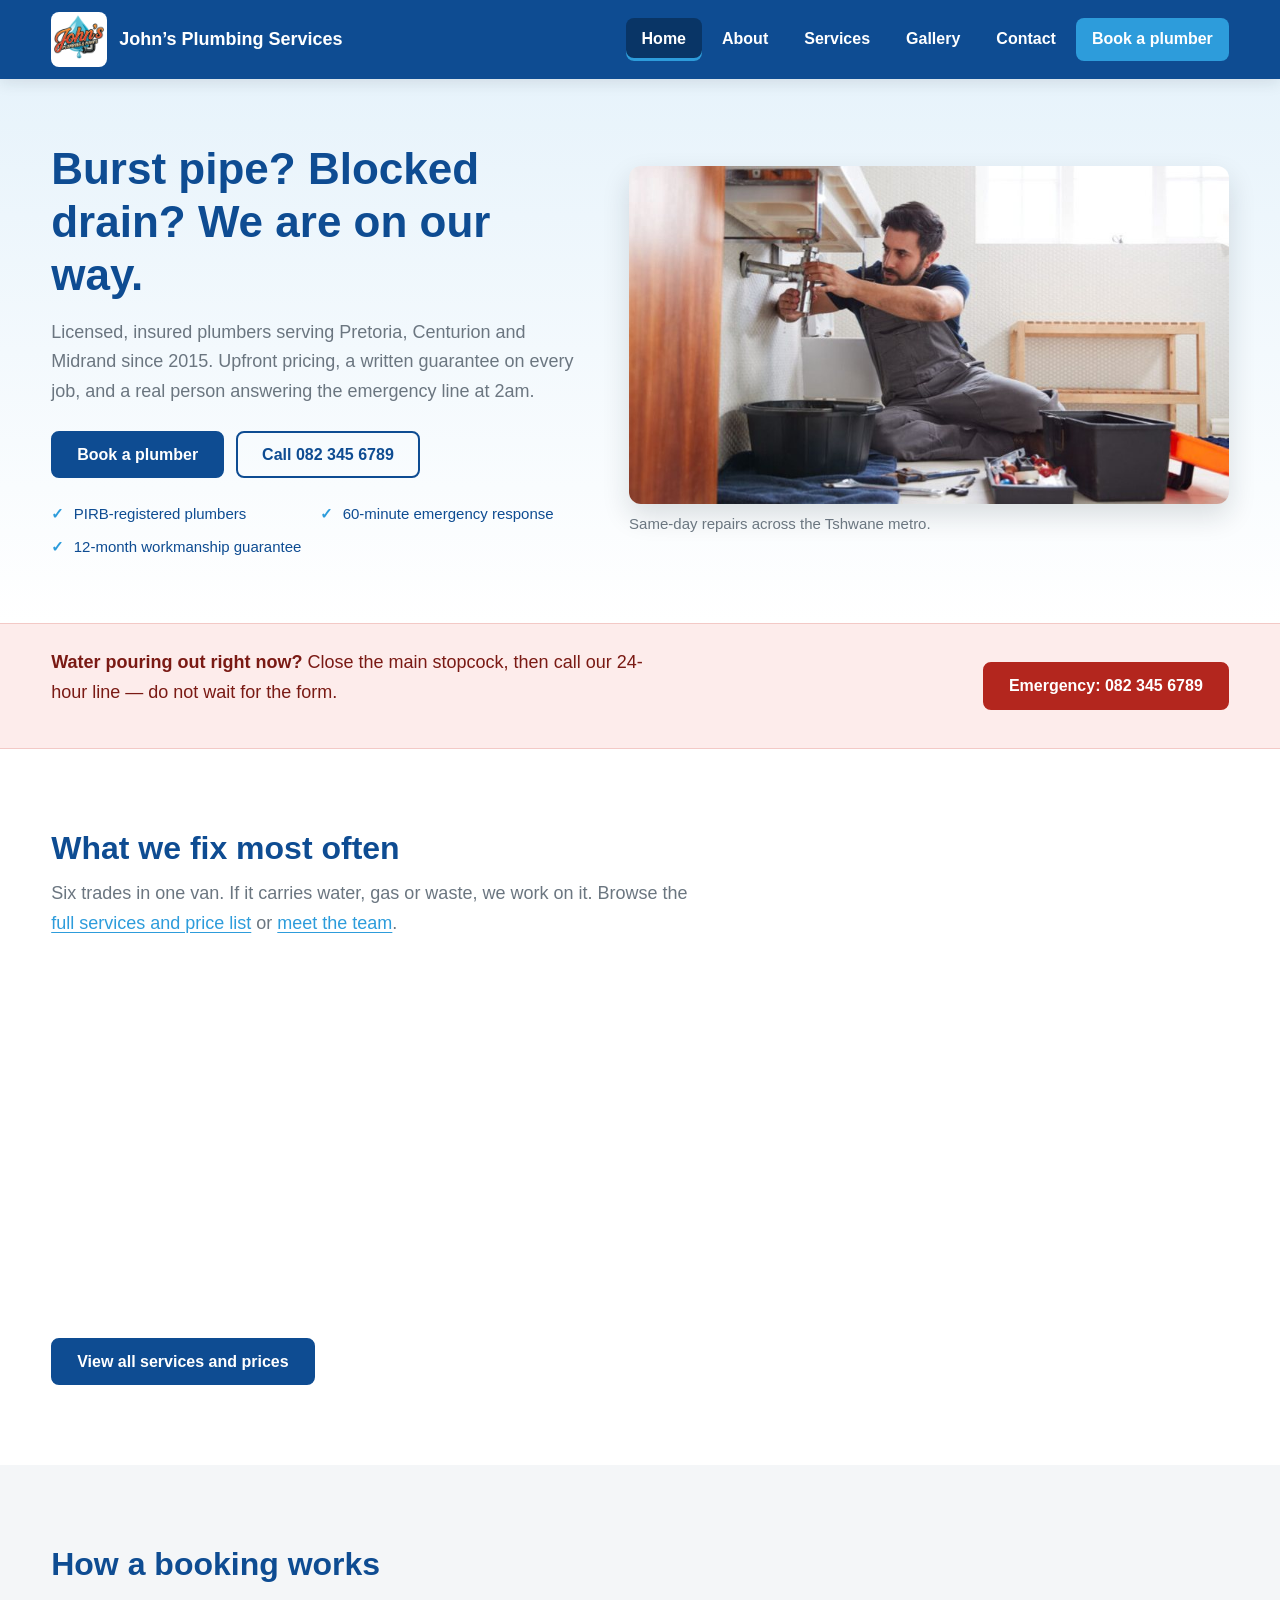
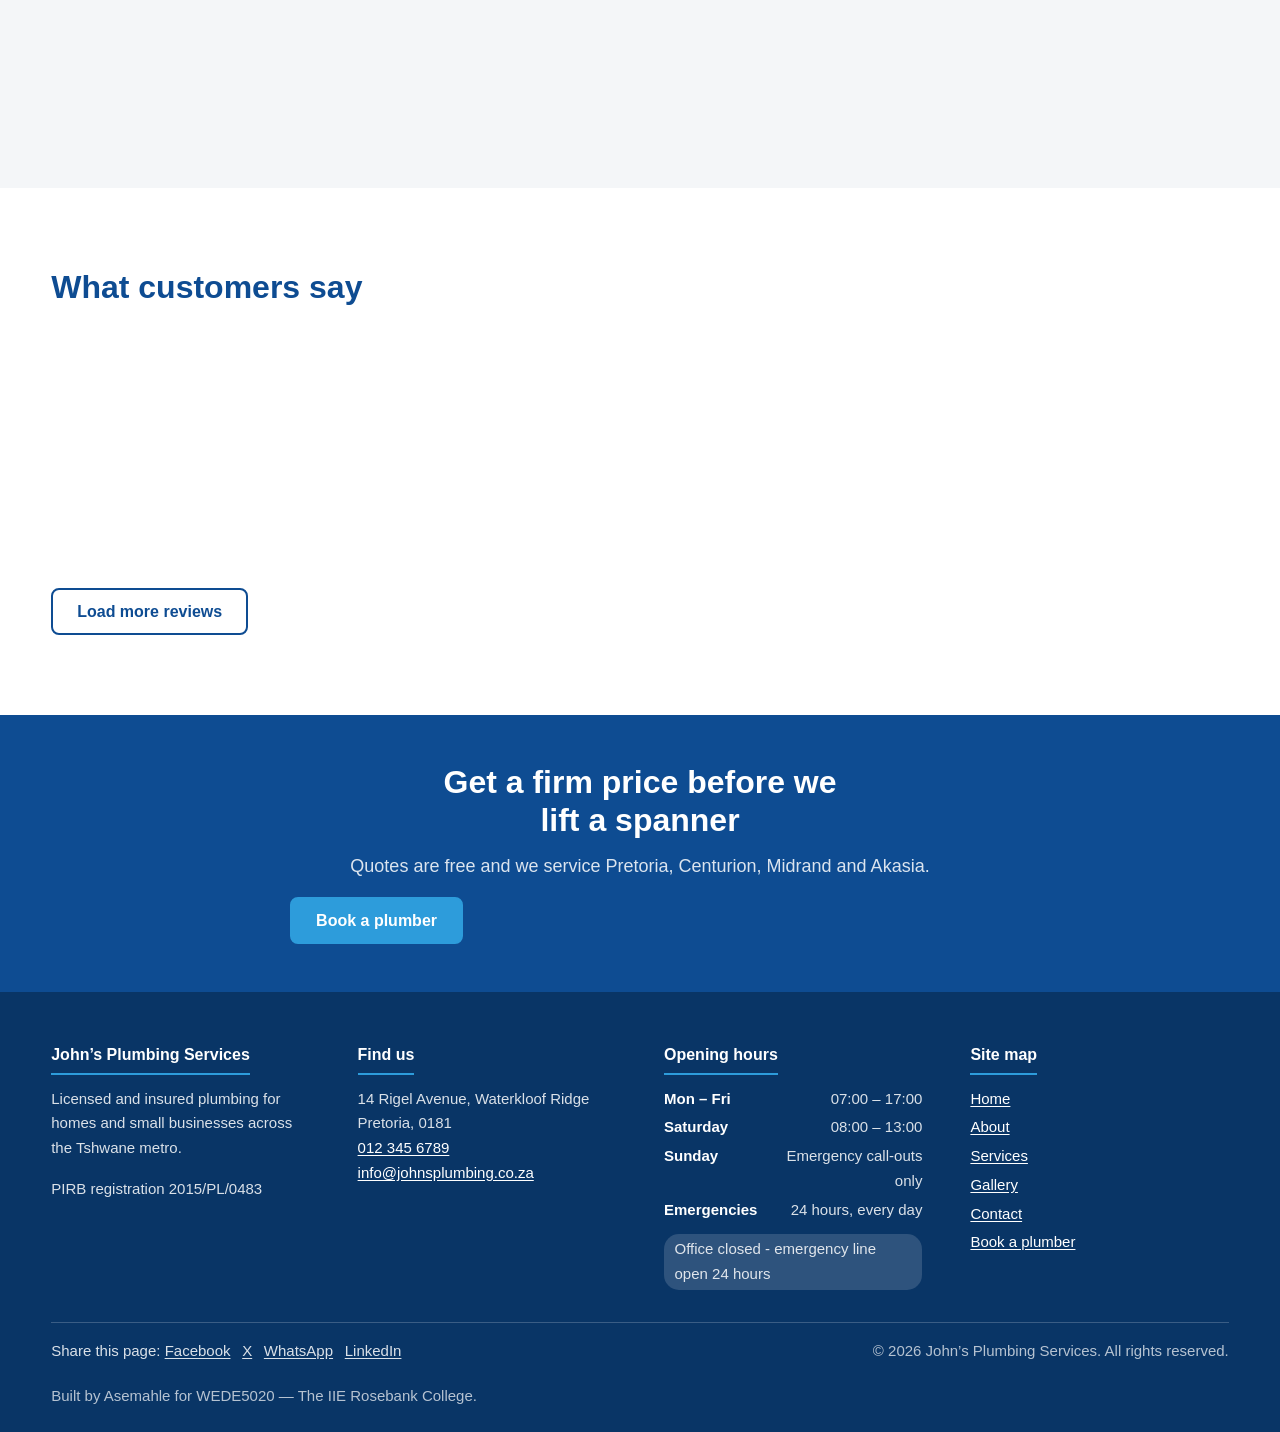
<file: index.html>
<!DOCTYPE html>

<html lang="en-ZA">

<head>
  <meta charset="UTF-8">

  <meta name="viewport" content="width=device-width, initial-scale=1.0">
  <meta name="description" content="John's Plumbing Services - licensed, insured plumbers in Pretoria. Leak detection, geyser installation, blocked drains and 24/7 emergency call-outs. Book online or call for a free quote.">
  <meta name="keywords" content="plumber Pretoria, emergency plumber Gauteng, leak detection, geyser installation, blocked drain, plumbing quote">
  <meta name="author" content="John's Plumbing Services">
  <meta http-equiv="Content-Security-Policy" content="default-src 'self'; script-src 'self'; style-src 'self' https://fonts.googleapis.com; font-src https://fonts.gstatic.com; img-src 'self' data: https://tile.openstreetmap.org; connect-src https://jsonplaceholder.typicode.com; form-action 'self' https://jsonplaceholder.typicode.com; base-uri 'self'; object-src 'none'">
  <meta name="referrer" content="strict-origin-when-cross-origin">
  <meta name="theme-color" content="#0e4c92">
  <meta name="robots" content="index, follow">
  <link rel="canonical" href="https://mahlesoftdev.github.io/WEDE5020/">
  <meta property="og:url" content="https://mahlesoftdev.github.io/WEDE5020/">
  <meta property="og:image" content="https://mahlesoftdev.github.io/WEDE5020/images/hero-plumber-1200.jpg">
  <meta property="og:locale" content="en_ZA">
  <meta name="twitter:card" content="summary_large_image">
  <meta property="og:title" content="John's Plumbing Services - Reliable Plumbers in Pretoria">
  <meta property="og:description" content="Licensed, insured plumbers serving Pretoria, Centurion and Midrand. 24/7 emergency call-outs.">
  <meta property="og:type" content="website">


  <title>Home | John's Plumbing Services - Plumbers in Pretoria</title>


  <link rel="preconnect" href="https://fonts.googleapis.com">
  <link rel="preconnect" href="https://fonts.gstatic.com" crossorigin>

  <link href="https://fonts.googleapis.com/css2?family=Open+Sans:wght@400;600;700&family=Roboto:wght@300;400;500&display=swap" rel="stylesheet">

  <link rel="preload" as="image" href="images/hero-plumber-800.jpg" imagesrcset="images/hero-plumber-480.jpg 480w, images/hero-plumber-800.jpg 800w, images/hero-plumber-1200.jpg 1200w" imagesizes="(min-width: 64em) 50vw, (min-width: 48em) 60vw, 100vw">
  <link rel="stylesheet" href="css/style.css">
  <script type="application/ld+json">
  {"@context":"https://schema.org","@type":"Plumber","name":"John's Plumbing Services","url":"https://mahlesoftdev.github.io/WEDE5020/","telephone":"+27123456789","email":"info@johnsplumbing.co.za","image":"https://mahlesoftdev.github.io/WEDE5020/images/hero-plumber-1200.jpg","priceRange":"R450 - R3900","address":{"@type":"PostalAddress","streetAddress":"14 Rigel Avenue, Waterkloof Ridge","addressLocality":"Pretoria","postalCode":"0181","addressCountry":"ZA"},"geo":{"@type":"GeoCoordinates","latitude":-25.789,"longitude":28.28},"openingHours":["Mo-Fr 07:00-17:00","Sa 08:00-13:00"],"areaServed":["Pretoria","Centurion","Midrand","Akasia"]}
  </script>
</head>

<body>

  <a class="skip-link" href="#main-content">Skip to main content</a>

  <!-- SITE HEADER -->
  <header class="site-header">
    <div class="wrapper site-header__bar">

      <a class="brand" href="index.html">
        <img class="brand__logo"
             src="images/logo-120.png"
             srcset="images/logo-120.png 120w,
                     images/logo-240.png 240w"
             sizes="(min-width: 48em) 4rem, 3rem"
             width="120" height="118"
             alt="John's Plumbing Services logo">
        <span class="brand__name">John&rsquo;s Plumbing Services</span>
      </a>

      <input class="nav-toggle" type="checkbox" id="nav-toggle">
      <label class="nav-toggle__btn" for="nav-toggle">
        <span class="nav-toggle__bars" aria-hidden="true"></span>
        <span class="nav-toggle__text">Menu</span>
      </label>

      <nav class="site-nav" aria-label="Main navigation">
        <ul class="site-nav__list">
          <li><a class="site-nav__link is-current" href="index.html" aria-current="page">Home</a></li>
          <li><a class="site-nav__link" href="about.html">About</a></li>
          <li><a class="site-nav__link" href="services.html">Services</a></li>
          <li><a class="site-nav__link" href="gallery.html">Gallery</a></li>
          <li><a class="site-nav__link" href="contact.html">Contact</a></li>
          <li><a class="site-nav__link site-nav__link--cta" href="booking.html">Book a plumber</a></li>
        </ul>
      </nav>

    </div>
  </header>

  <!-- MAIN CONTENT -->
  <main id="main-content">

    <!--HERO SECTION -->
    <section class="hero" aria-labelledby="hero-heading">
      <div class="wrapper hero__grid">

        <div class="hero__text">
          <h1 class="hero__heading" id="hero-heading">Burst pipe? Blocked drain? We are on our way.</h1>
          <p class="hero__lead">
            Licensed, insured plumbers serving Pretoria, Centurion and Midrand since
            <time datetime="2015">2015</time>. Upfront pricing, a written guarantee on
            every job, and a real person answering the emergency line at 2am.
          </p>

          <p class="hero__actions">
            <a class="button button--primary" href="booking.html">Book a plumber</a>
            <a class="button button--ghost" href="tel:+27823456789">Call 082 345 6789</a>
          </p>

          <ul class="hero__trust">
            <li>PIRB-registered plumbers</li>
            <li>60-minute emergency response</li>
            <li>12-month workmanship guarantee</li>
          </ul>
        </div>

        <figure class="hero__media">
          <!-- RESPONSIVE IMAGE -->
          <img src="images/hero-plumber-800.jpg"
               srcset="images/hero-plumber-480.jpg 480w,
                       images/hero-plumber-800.jpg 800w,
                       images/hero-plumber-1200.jpg 1200w"
               sizes="(min-width: 64em) 50vw, (min-width: 48em) 60vw, 100vw"
               width="800" height="450"
               loading="eager" fetchpriority="high"
               alt="A John's Plumbing technician tightening a copper pipe fitting under a kitchen sink">
          <figcaption class="hero__caption">Same-day repairs across the Tshwane metro.</figcaption>
        </figure>

      </div>
    </section>

    <!-- EMERGENCY NOTICE-->
    <aside class="notice" aria-label="Emergency contact">
      <div class="wrapper notice__inner">
        <p class="notice__text">
          <strong>Water pouring out right now?</strong> Close the main stopcock, then call our
          24-hour line &mdash; do not wait for the form.
        </p>
        <a class="button button--alert" href="tel:+27823456789">Emergency: 082 345 6789</a>
      </div>
    </aside>

    <!-- SERVICE HIGHLIGHTS -->
    <section class="section" aria-labelledby="services-heading">
      <div class="wrapper">
        <h2 class="section__heading" id="services-heading">What we fix most often</h2>
        <p class="section__intro">
          Six trades in one van. If it carries water, gas or waste, we work on it. Browse the <a href="services.html">full services and price list</a> or <a href="about.html">meet the team</a>.
        </p>

        <div class="card-grid">

          <article class="card">
            <h3 class="card__title">Leak detection &amp; repair</h3>
            <p>
              Acoustic and thermal-imaging equipment finds the leak without
              breaking up half your floor. Most household leaks are located and
              sealed in a single visit.
            </p>
            <p class="card__meta">From <strong>R650</strong> call-out and diagnosis</p>
            <a class="card__link" href="services.html#leak-detection">See what is included</a>
          </article>

          <article class="card">
            <h3 class="card__title">Geysers &amp; water heating</h3>
            <p>
              Supply, installation and replacement of electric, gas and solar
              geysers, including the drip tray, vacuum breakers and safety valve
              work your insurer will ask about.
            </p>
            <p class="card__meta">From <strong>R2 400</strong> installation, unit excluded</p>
            <a class="card__link" href="services.html#geysers">See what is included</a>
          </article>

          <article class="card">
            <h3 class="card__title">Blocked drains</h3>
            <p>
              High-pressure jetting and CCTV inspection for kitchen, bathroom and
              main sewer lines. You get the camera footage so you can see exactly
              what caused the blockage.
            </p>
            <p class="card__meta">From <strong>R850</strong> per drain line</p>
            <a class="card__link" href="services.html#drains">See what is included</a>
          </article>

        </div>

        <p class="section__more">
          <a class="button button--primary" href="services.html">View all services and prices</a>
        </p>
      </div>
    </section>

    <!-- HOW IT WORKS
         An ordered list, because these steps genuinely happen in sequence. -->
    <section class="section section--tinted" aria-labelledby="process-heading">
      <div class="wrapper">
        <h2 class="section__heading" id="process-heading">How a booking works</h2>

        <ol class="steps">
          <li class="steps__item">
            <h3 class="steps__title">You tell us what is wrong</h3>
            <p>Use the booking form or send a WhatsApp photo. Thirty seconds is enough.</p>
          </li>
          <li class="steps__item">
            <h3 class="steps__title">We confirm a two-hour slot</h3>
            <p>You get a call or message back within one working hour with a time window.</p>
          </li>
          <li class="steps__item">
            <h3 class="steps__title">You approve the price first</h3>
            <p>We diagnose on site and quote before any work starts. No surprise invoices.</p>
          </li>
          <li class="steps__item">
            <h3 class="steps__title">We fix it and guarantee it</h3>
            <p>Workmanship is guaranteed for 12 months and the site is left clean.</p>
          </li>
        </ol>
      </div>
    </section>

    <!-- 
         TESTIMONIALS
         <blockquote> marks quoted content. <cite> names the source of it.
          -->
    <section class="section" aria-labelledby="reviews-heading">
      <div class="wrapper">
        <h2 class="section__heading" id="reviews-heading">What customers say</h2>

        <div class="card-grid" id="review-list">

          <figure class="quote">
            <blockquote class="quote__body">
              <p>Geyser burst at 11pm on a Sunday. John answered, arrived before midnight,
                 and had the water off in ten minutes. The new unit was in by Tuesday.</p>
            </blockquote>
            <figcaption class="quote__source">
              <cite>Nomsa M.</cite>, Garsfontein &mdash; <time datetime="2025-07-14">July 2025</time>
            </figcaption>
          </figure>

          <figure class="quote">
            <blockquote class="quote__body">
              <p>Three plumbers told me to re-pipe the whole kitchen. This team found the
                 actual leak behind the dishwasher in under an hour and charged the quoted price.</p>
            </blockquote>
            <figcaption class="quote__source">
              <cite>Derek van Wyk</cite>, Centurion &mdash; <time datetime="2025-05-02">May 2025</time>
            </figcaption>
          </figure>

          <figure class="quote">
            <blockquote class="quote__body">
              <p>We manage eleven rental units. They are the only contractor who sends the
                 invoice and the photos on the same day. That alone is worth the rate.</p>
            </blockquote>
            <figcaption class="quote__source">
              <cite>Thandi Rakoma</cite>, property manager &mdash; <time datetime="2025-08-20">August 2025</time>
            </figcaption>
          </figure>

        </div>
        <p class="section__more"><button type="button" class="button button--ghost" id="more-reviews">Load more reviews</button></p>
      </div>
    </section>

    <!--CLOSING CALL TO ACTION-->
    <section class="cta" aria-labelledby="cta-heading">
      <div class="wrapper cta__inner">
        <h2 class="cta__heading" id="cta-heading">Get a firm price before we lift a spanner</h2>
        <p class="cta__text">Quotes are free and we service Pretoria, Centurion, Midrand and Akasia.</p>
        <p><a class="button button--primary" href="booking.html">Book a plumber</a></p>
      </div>
    </section>

  </main>

  <!--SITE FOOTER-->
  <footer class="site-footer">
    <div class="wrapper site-footer__grid">

      <div class="site-footer__col">
        <h2 class="site-footer__heading">John&rsquo;s Plumbing Services</h2>
        <p>Licensed and insured plumbing for homes and small businesses across the Tshwane metro.</p>
        <p>PIRB registration 2015/PL/0483</p>
      </div>

      <div class="site-footer__col">
        <h2 class="site-footer__heading">Find us</h2>
        
        <address class="site-footer__address">
          14 Rigel Avenue, Waterkloof Ridge<br>
          Pretoria, 0181<br>
          <a href="tel:+27123456789">012 345 6789</a><br>
          <a href="mailto:info@johnsplumbing.co.za">info@johnsplumbing.co.za</a>
        </address>
      </div>

      <div class="site-footer__col">
        <h2 class="site-footer__heading">Opening hours</h2>
        
        <dl class="hours">
          <dt>Mon &ndash; Fri</dt><dd>07:00 &ndash; 17:00</dd>
          <dt>Saturday</dt><dd>08:00 &ndash; 13:00</dd>
          <dt>Sunday</dt><dd>Emergency call-outs only</dd>
          <dt>Emergencies</dt><dd>24 hours, every day</dd>
        </dl>
      </div>

      <div class="site-footer__col">
        <h2 class="site-footer__heading">Site map</h2>
        <nav aria-label="Footer navigation">
          <ul class="site-footer__list">
            <li><a href="index.html">Home</a></li>
            <li><a href="about.html">About</a></li>
            <li><a href="services.html">Services</a></li>
            <li><a href="gallery.html">Gallery</a></li>
            <li><a href="contact.html">Contact</a></li>
            <li><a href="booking.html">Book a plumber</a></li>
          </ul>
        </nav>
      </div>

    </div>

    <div class="wrapper site-footer__legal">
      <p><small>&copy; <time datetime="2026">2026</time> John&rsquo;s Plumbing Services. All rights reserved.</small></p>
      <p><small>Built by Asemahle for WEDE5020 &mdash; The IIE Rosebank College.</small></p>
    </div>
  </footer>

  <script src="js/vendor/jquery.min.js" defer></script>
  <script src="js/data.js" defer></script>
  <script src="js/main.js" defer></script>
</body>
</html>
</file>
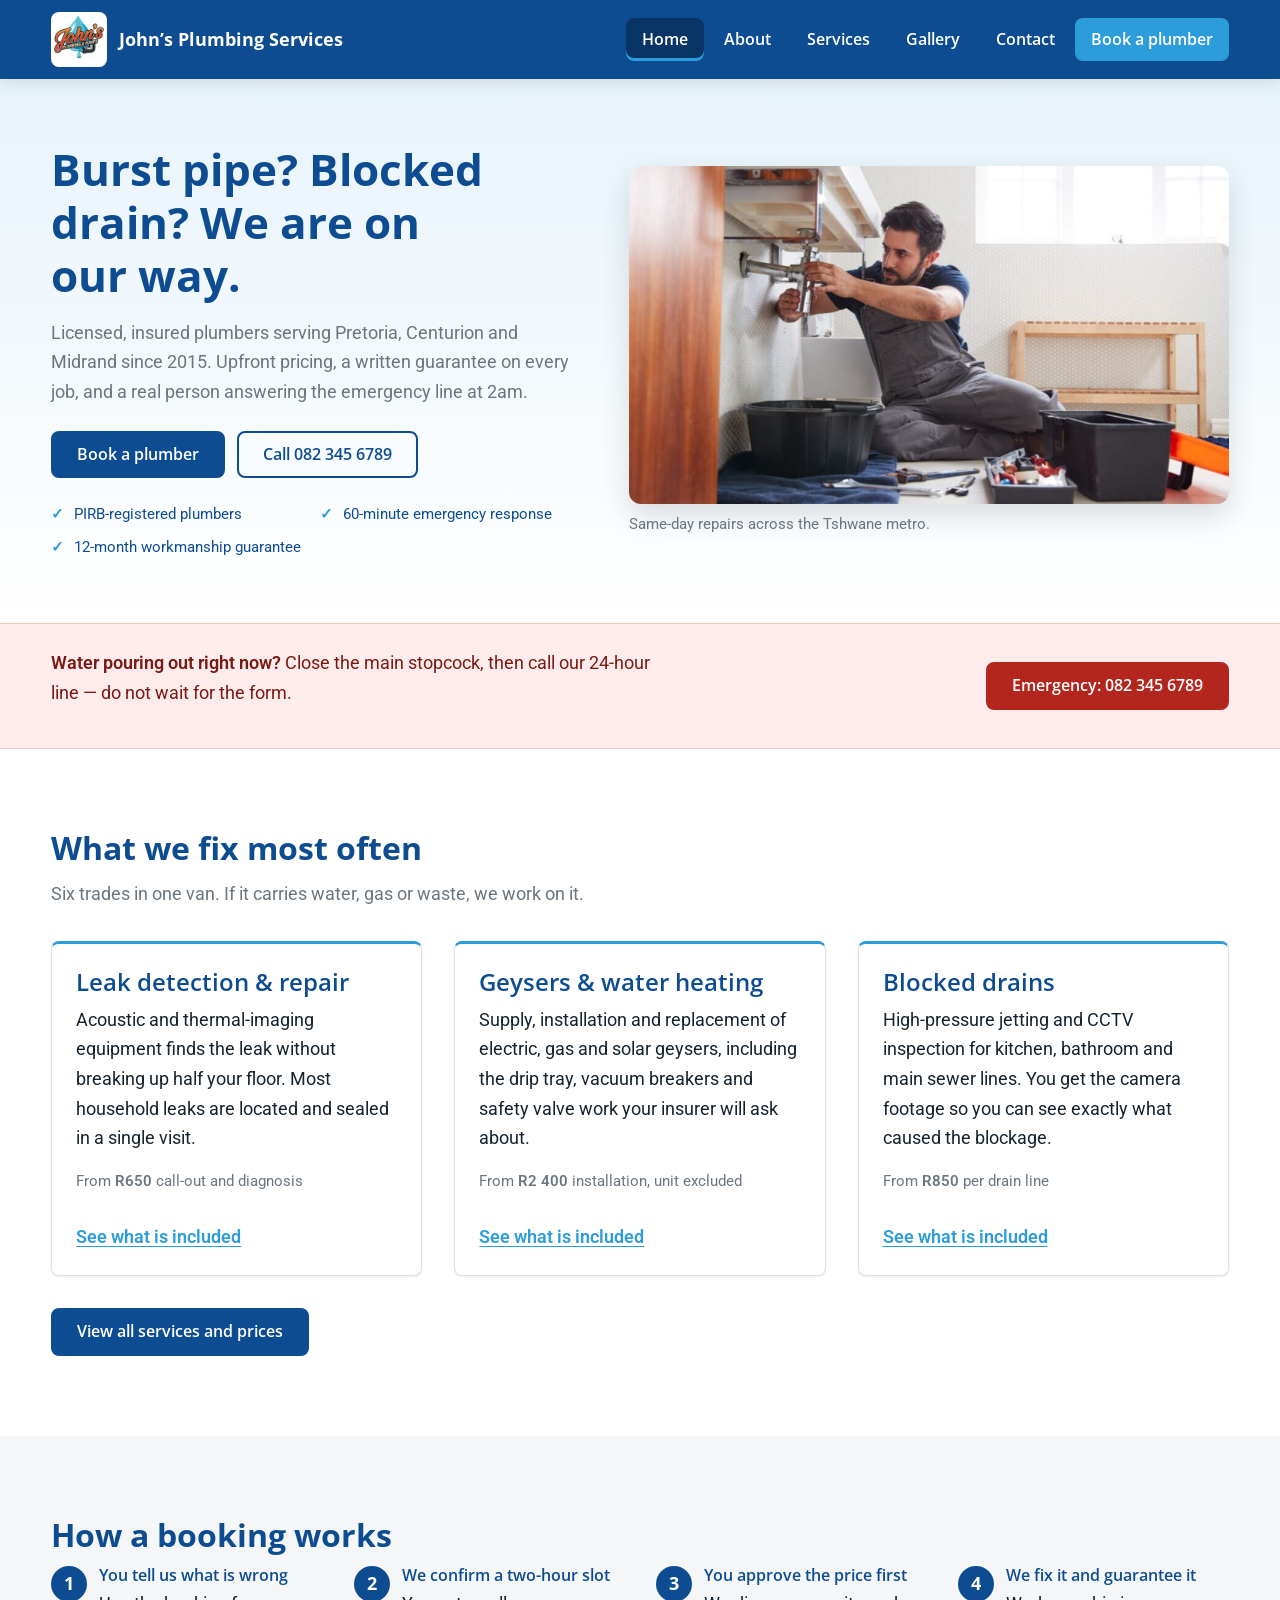
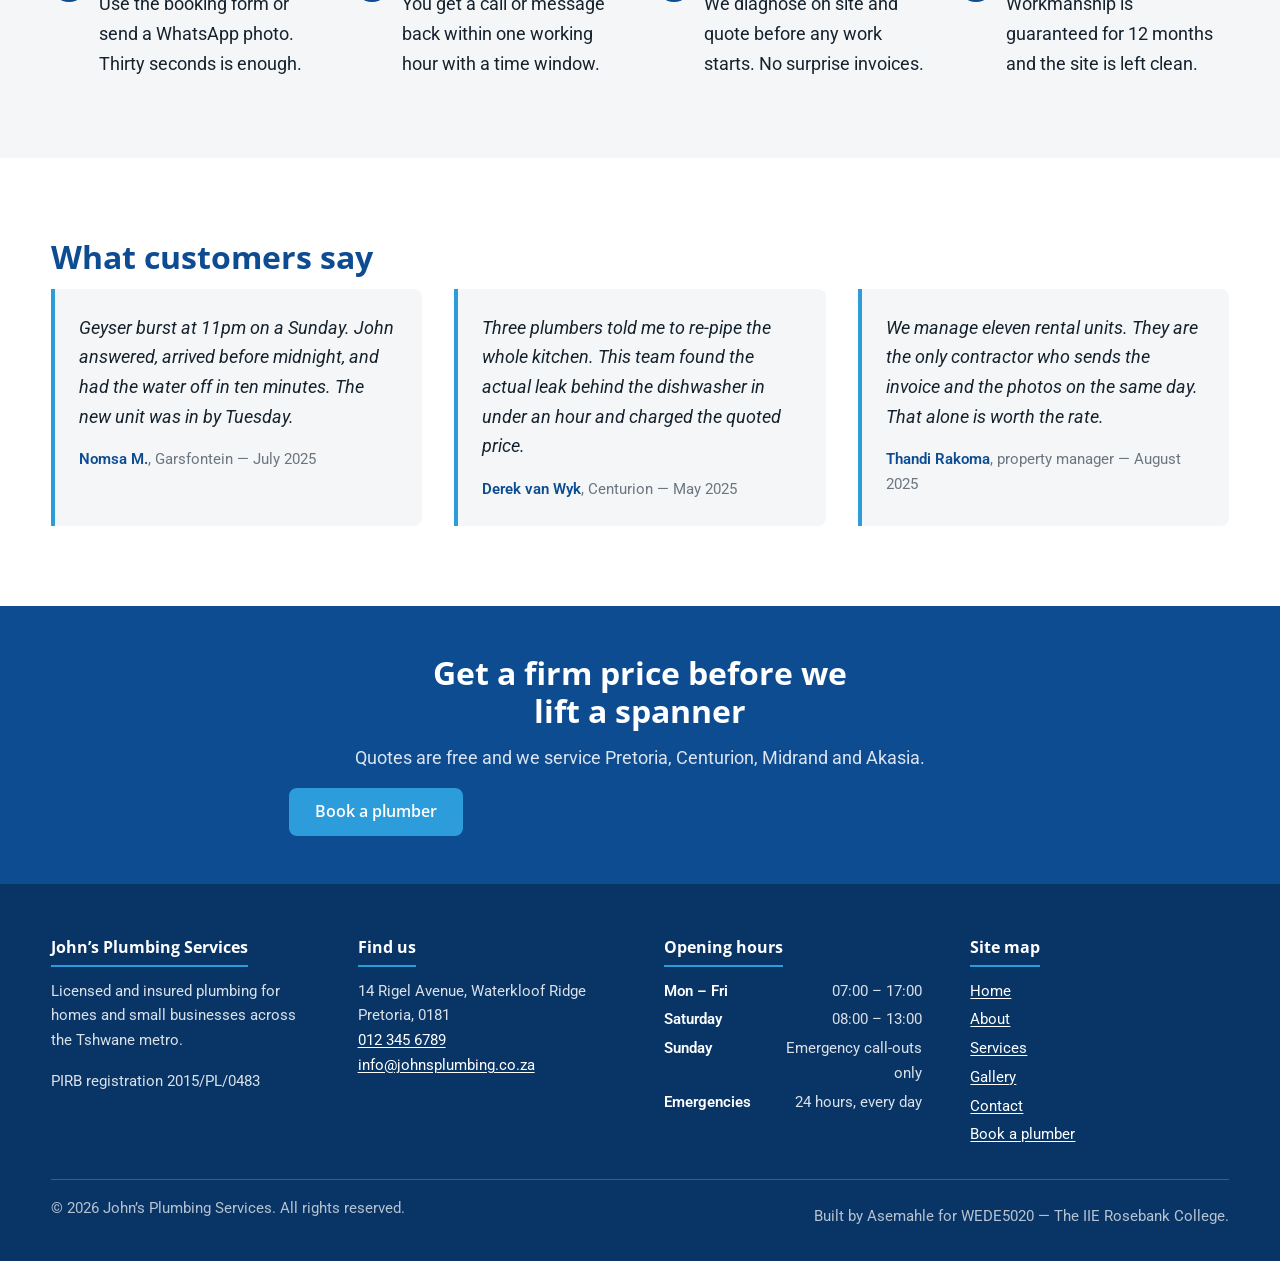
<file: WEDE5020-ASEMAHLE/index.html>
<!DOCTYPE html>

<html lang="en-ZA">

<head>
  <meta charset="UTF-8">

  <meta name="viewport" content="width=device-width, initial-scale=1.0">
  <meta name="description" content="John's Plumbing Services - licensed, insured plumbers in Pretoria. Leak detection, geyser installation, blocked drains and 24/7 emergency call-outs. Book online or call for a free quote.">
  <meta name="keywords" content="plumber Pretoria, emergency plumber Gauteng, leak detection, geyser installation, blocked drain, plumbing quote">
  <meta name="author" content="John's Plumbing Services">
  <meta property="og:title" content="John's Plumbing Services - Reliable Plumbers in Pretoria">
  <meta property="og:description" content="Licensed, insured plumbers serving Pretoria, Centurion and Midrand. 24/7 emergency call-outs.">
  <meta property="og:type" content="website">


  <title>Home | John's Plumbing Services - Plumbers in Pretoria</title>


  <link rel="preconnect" href="https://fonts.googleapis.com">
  <link rel="preconnect" href="https://fonts.gstatic.com" crossorigin>

  <link href="https://fonts.googleapis.com/css2?family=Open+Sans:wght@400;600;700&family=Roboto:wght@300;400;500&display=swap" rel="stylesheet">

  <link rel="stylesheet" href="css/style.css">
</head>

<body>

  <a class="skip-link" href="#main-content">Skip to main content</a>

  <!-- SITE HEADER -->
  <header class="site-header">
    <div class="wrapper site-header__bar">

      <a class="brand" href="index.html">
        <img class="brand__logo"
             src="images/logo-120.png"
             srcset="images/logo-120.png 120w,
                     images/logo-240.png 240w"
             sizes="(min-width: 48em) 4rem, 3rem"
             width="120" height="118"
             alt="John's Plumbing Services logo">
        <span class="brand__name">John&rsquo;s Plumbing Services</span>
      </a>

      <input class="nav-toggle" type="checkbox" id="nav-toggle">
      <label class="nav-toggle__btn" for="nav-toggle">
        <span class="nav-toggle__bars" aria-hidden="true"></span>
        <span class="nav-toggle__text">Menu</span>
      </label>

      <nav class="site-nav" aria-label="Main navigation">
        <ul class="site-nav__list">
          <li><a class="site-nav__link is-current" href="index.html" aria-current="page">Home</a></li>
          <li><a class="site-nav__link" href="about.html">About</a></li>
          <li><a class="site-nav__link" href="services.html">Services</a></li>
          <li><a class="site-nav__link" href="gallery.html">Gallery</a></li>
          <li><a class="site-nav__link" href="contact.html">Contact</a></li>
          <li><a class="site-nav__link site-nav__link--cta" href="booking.html">Book a plumber</a></li>
        </ul>
      </nav>

    </div>
  </header>

  <!-- MAIN CONTENT -->
  <main id="main-content">

    <!--HERO SECTION -->
    <section class="hero" aria-labelledby="hero-heading">
      <div class="wrapper hero__grid">

        <div class="hero__text">
          <h1 class="hero__heading" id="hero-heading">Burst pipe? Blocked drain? We are on our way.</h1>
          <p class="hero__lead">
            Licensed, insured plumbers serving Pretoria, Centurion and Midrand since
            <time datetime="2015">2015</time>. Upfront pricing, a written guarantee on
            every job, and a real person answering the emergency line at 2am.
          </p>

          <p class="hero__actions">
            <a class="button button--primary" href="booking.html">Book a plumber</a>
            <a class="button button--ghost" href="tel:+27823456789">Call 082 345 6789</a>
          </p>

          <ul class="hero__trust">
            <li>PIRB-registered plumbers</li>
            <li>60-minute emergency response</li>
            <li>12-month workmanship guarantee</li>
          </ul>
        </div>

        <figure class="hero__media">
          <!-- RESPONSIVE IMAGE -->
          <img src="images/hero-plumber-800.jpg"
               srcset="images/hero-plumber-480.jpg 480w,
                       images/hero-plumber-800.jpg 800w,
                       images/hero-plumber-1200.jpg 1200w"
               sizes="(min-width: 64em) 50vw, (min-width: 48em) 60vw, 100vw"
               width="800" height="450"
               loading="eager" fetchpriority="high"
               alt="A John's Plumbing technician tightening a copper pipe fitting under a kitchen sink">
          <figcaption class="hero__caption">Same-day repairs across the Tshwane metro.</figcaption>
        </figure>

      </div>
    </section>

    <!-- EMERGENCY NOTICE-->
    <aside class="notice" aria-label="Emergency contact">
      <div class="wrapper notice__inner">
        <p class="notice__text">
          <strong>Water pouring out right now?</strong> Close the main stopcock, then call our
          24-hour line &mdash; do not wait for the form.
        </p>
        <a class="button button--alert" href="tel:+27823456789">Emergency: 082 345 6789</a>
      </div>
    </aside>

    <!-- SERVICE HIGHLIGHTS -->
    <section class="section" aria-labelledby="services-heading">
      <div class="wrapper">
        <h2 class="section__heading" id="services-heading">What we fix most often</h2>
        <p class="section__intro">
          Six trades in one van. If it carries water, gas or waste, we work on it.
        </p>

        <div class="card-grid">

          <article class="card">
            <h3 class="card__title">Leak detection &amp; repair</h3>
            <p>
              Acoustic and thermal-imaging equipment finds the leak without
              breaking up half your floor. Most household leaks are located and
              sealed in a single visit.
            </p>
            <p class="card__meta">From <strong>R650</strong> call-out and diagnosis</p>
            <a class="card__link" href="services.html#leak-detection">See what is included</a>
          </article>

          <article class="card">
            <h3 class="card__title">Geysers &amp; water heating</h3>
            <p>
              Supply, installation and replacement of electric, gas and solar
              geysers, including the drip tray, vacuum breakers and safety valve
              work your insurer will ask about.
            </p>
            <p class="card__meta">From <strong>R2 400</strong> installation, unit excluded</p>
            <a class="card__link" href="services.html#geysers">See what is included</a>
          </article>

          <article class="card">
            <h3 class="card__title">Blocked drains</h3>
            <p>
              High-pressure jetting and CCTV inspection for kitchen, bathroom and
              main sewer lines. You get the camera footage so you can see exactly
              what caused the blockage.
            </p>
            <p class="card__meta">From <strong>R850</strong> per drain line</p>
            <a class="card__link" href="services.html#drains">See what is included</a>
          </article>

        </div>

        <p class="section__more">
          <a class="button button--primary" href="services.html">View all services and prices</a>
        </p>
      </div>
    </section>

    <!-- HOW IT WORKS
         An ordered list, because these steps genuinely happen in sequence. -->
    <section class="section section--tinted" aria-labelledby="process-heading">
      <div class="wrapper">
        <h2 class="section__heading" id="process-heading">How a booking works</h2>

        <ol class="steps">
          <li class="steps__item">
            <h3 class="steps__title">You tell us what is wrong</h3>
            <p>Use the booking form or send a WhatsApp photo. Thirty seconds is enough.</p>
          </li>
          <li class="steps__item">
            <h3 class="steps__title">We confirm a two-hour slot</h3>
            <p>You get a call or message back within one working hour with a time window.</p>
          </li>
          <li class="steps__item">
            <h3 class="steps__title">You approve the price first</h3>
            <p>We diagnose on site and quote before any work starts. No surprise invoices.</p>
          </li>
          <li class="steps__item">
            <h3 class="steps__title">We fix it and guarantee it</h3>
            <p>Workmanship is guaranteed for 12 months and the site is left clean.</p>
          </li>
        </ol>
      </div>
    </section>

    <!-- 
         TESTIMONIALS
         <blockquote> marks quoted content. <cite> names the source of it.
          -->
    <section class="section" aria-labelledby="reviews-heading">
      <div class="wrapper">
        <h2 class="section__heading" id="reviews-heading">What customers say</h2>

        <div class="card-grid">

          <figure class="quote">
            <blockquote class="quote__body">
              <p>Geyser burst at 11pm on a Sunday. John answered, arrived before midnight,
                 and had the water off in ten minutes. The new unit was in by Tuesday.</p>
            </blockquote>
            <figcaption class="quote__source">
              <cite>Nomsa M.</cite>, Garsfontein &mdash; <time datetime="2025-07-14">July 2025</time>
            </figcaption>
          </figure>

          <figure class="quote">
            <blockquote class="quote__body">
              <p>Three plumbers told me to re-pipe the whole kitchen. This team found the
                 actual leak behind the dishwasher in under an hour and charged the quoted price.</p>
            </blockquote>
            <figcaption class="quote__source">
              <cite>Derek van Wyk</cite>, Centurion &mdash; <time datetime="2025-05-02">May 2025</time>
            </figcaption>
          </figure>

          <figure class="quote">
            <blockquote class="quote__body">
              <p>We manage eleven rental units. They are the only contractor who sends the
                 invoice and the photos on the same day. That alone is worth the rate.</p>
            </blockquote>
            <figcaption class="quote__source">
              <cite>Thandi Rakoma</cite>, property manager &mdash; <time datetime="2025-08-20">August 2025</time>
            </figcaption>
          </figure>

        </div>
      </div>
    </section>

    <!--CLOSING CALL TO ACTION-->
    <section class="cta" aria-labelledby="cta-heading">
      <div class="wrapper cta__inner">
        <h2 class="cta__heading" id="cta-heading">Get a firm price before we lift a spanner</h2>
        <p class="cta__text">Quotes are free and we service Pretoria, Centurion, Midrand and Akasia.</p>
        <p><a class="button button--primary" href="booking.html">Book a plumber</a></p>
      </div>
    </section>

  </main>

  <!--SITE FOOTER-->
  <footer class="site-footer">
    <div class="wrapper site-footer__grid">

      <div class="site-footer__col">
        <h2 class="site-footer__heading">John&rsquo;s Plumbing Services</h2>
        <p>Licensed and insured plumbing for homes and small businesses across the Tshwane metro.</p>
        <p>PIRB registration 2015/PL/0483</p>
      </div>

      <div class="site-footer__col">
        <h2 class="site-footer__heading">Find us</h2>
        
        <address class="site-footer__address">
          14 Rigel Avenue, Waterkloof Ridge<br>
          Pretoria, 0181<br>
          <a href="tel:+27123456789">012 345 6789</a><br>
          <a href="mailto:info@johnsplumbing.co.za">info@johnsplumbing.co.za</a>
        </address>
      </div>

      <div class="site-footer__col">
        <h2 class="site-footer__heading">Opening hours</h2>
        
        <dl class="hours">
          <dt>Mon &ndash; Fri</dt><dd>07:00 &ndash; 17:00</dd>
          <dt>Saturday</dt><dd>08:00 &ndash; 13:00</dd>
          <dt>Sunday</dt><dd>Emergency call-outs only</dd>
          <dt>Emergencies</dt><dd>24 hours, every day</dd>
        </dl>
      </div>

      <div class="site-footer__col">
        <h2 class="site-footer__heading">Site map</h2>
        <nav aria-label="Footer navigation">
          <ul class="site-footer__list">
            <li><a href="index.html">Home</a></li>
            <li><a href="about.html">About</a></li>
            <li><a href="services.html">Services</a></li>
            <li><a href="gallery.html">Gallery</a></li>
            <li><a href="contact.html">Contact</a></li>
            <li><a href="booking.html">Book a plumber</a></li>
          </ul>
        </nav>
      </div>

    </div>

    <div class="wrapper site-footer__legal">
      <p><small>&copy; <time datetime="2026">2026</time> John&rsquo;s Plumbing Services. All rights reserved.</small></p>
      <p><small>Built by Asemahle for WEDE5020 &mdash; The IIE Rosebank College.</small></p>
    </div>
  </footer>

</body>
</html>
</file>
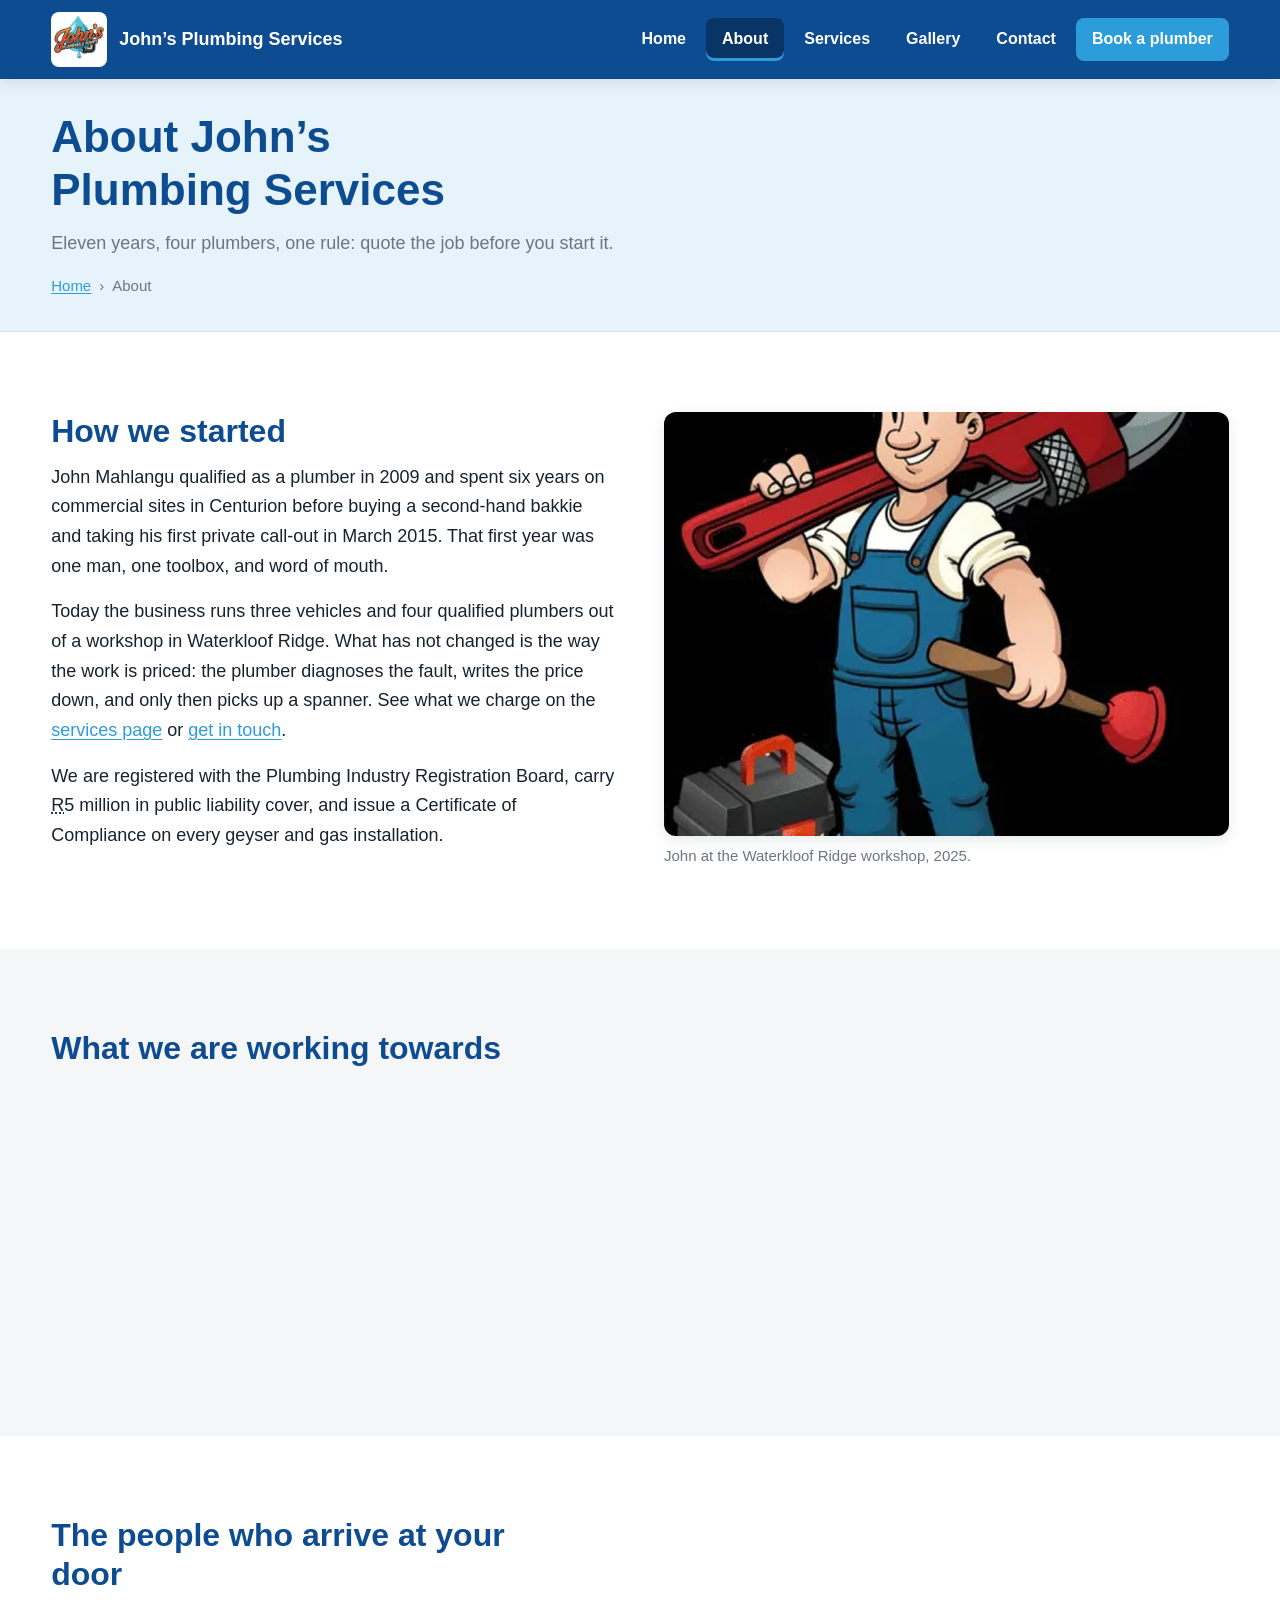
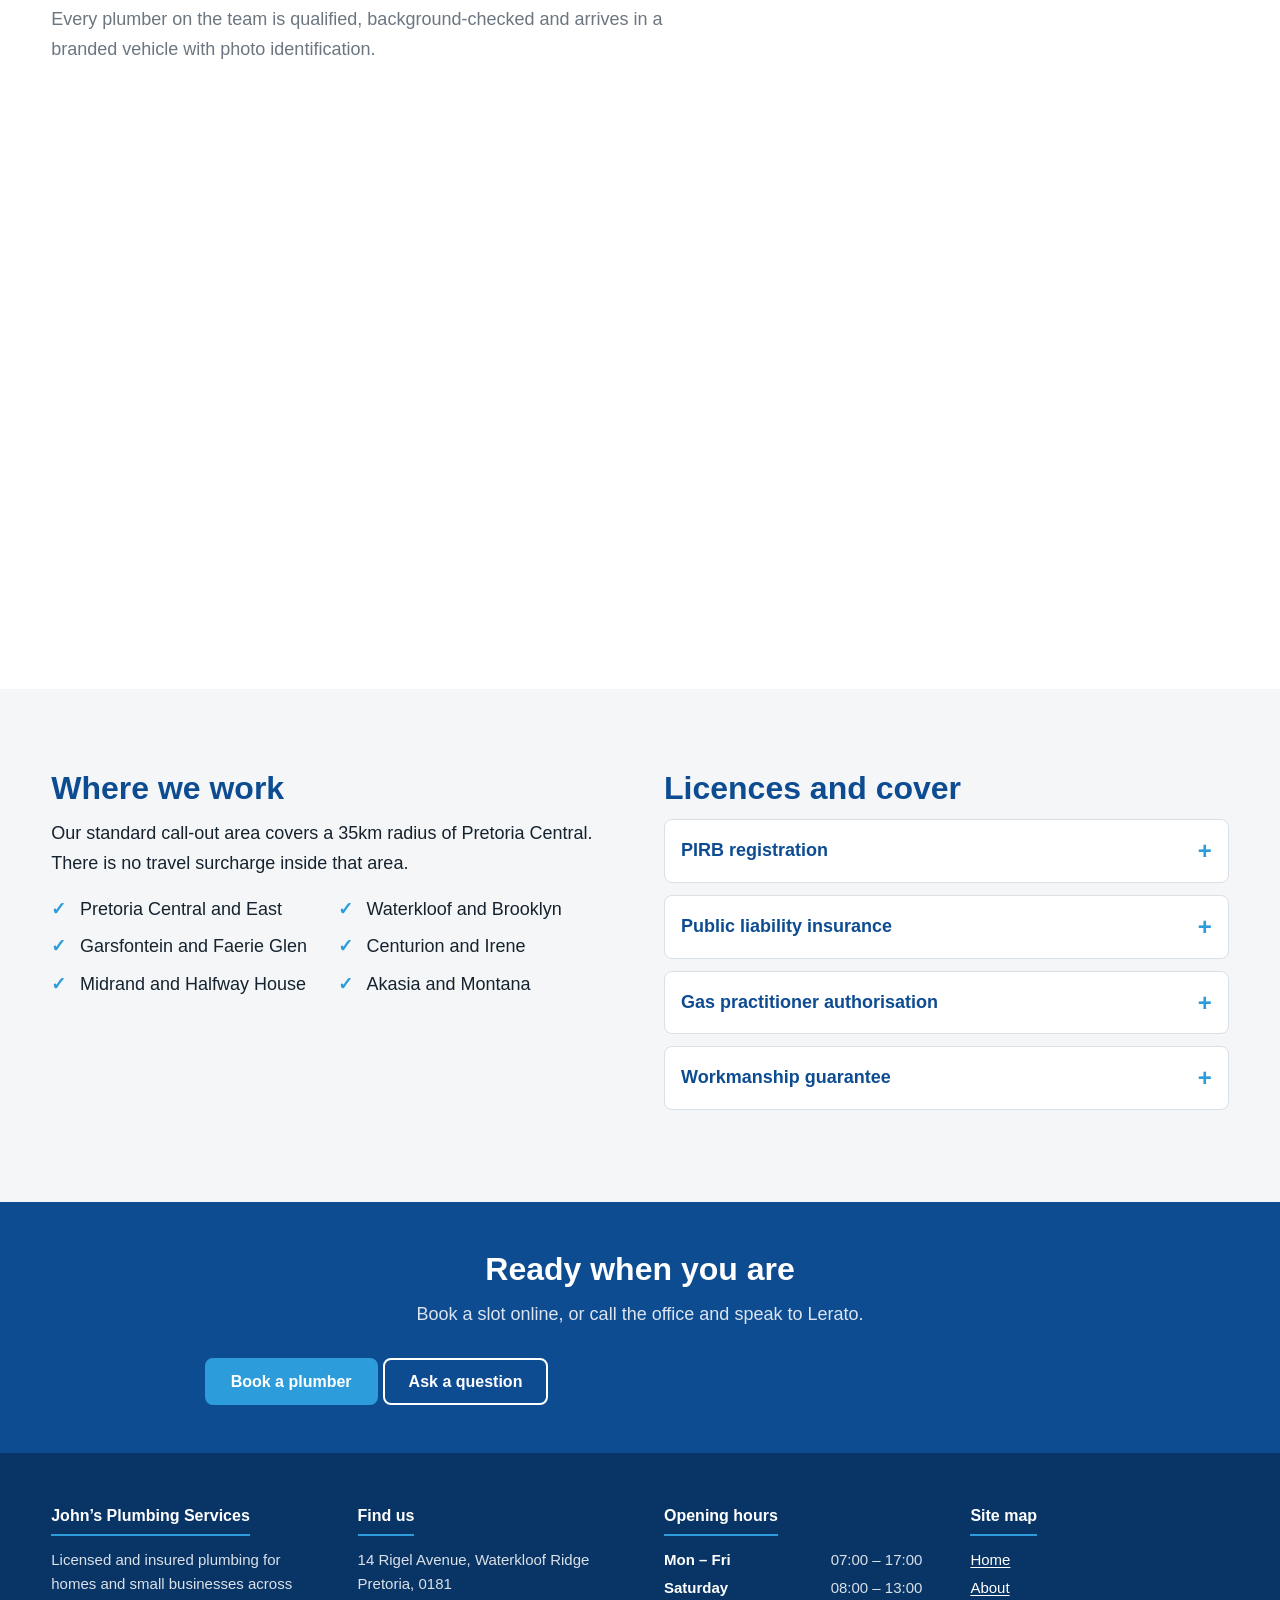
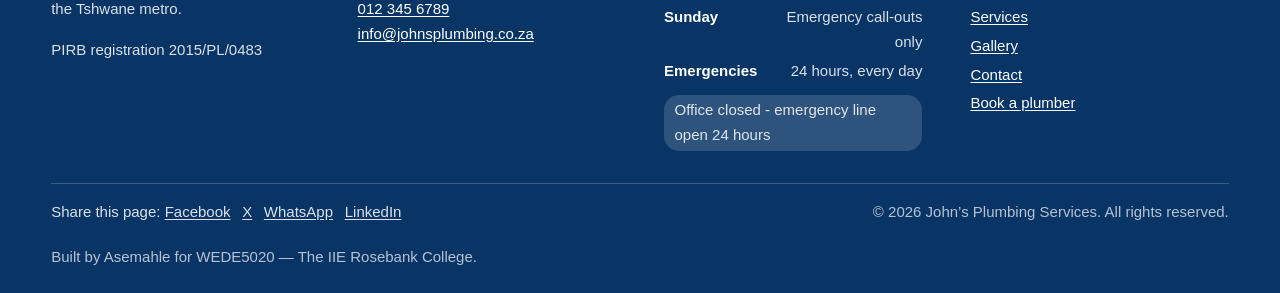
<file: about.html>
<!DOCTYPE html>

<html lang="en-ZA">

<head>
  <meta charset="UTF-8">
  <meta name="viewport" content="width=device-width, initial-scale=1.0">

  <!-- Each page gets its OWN description. Duplicate descriptions across pages
       are a common SEO mistake and search engines simply ignore them. -->
  <meta name="description" content="Meet the team behind John's Plumbing Services. A PIRB-registered Pretoria plumbing business trading since 2015, with four qualified plumbers and a written workmanship guarantee.">
  <meta name="keywords" content="about John's Plumbing, PIRB registered plumber, plumbing team Pretoria, qualified plumbers Gauteng">
  <meta name="author" content="John's Plumbing Services">
  <meta http-equiv="Content-Security-Policy" content="default-src 'self'; script-src 'self'; style-src 'self' https://fonts.googleapis.com; font-src https://fonts.gstatic.com; img-src 'self' data: https://tile.openstreetmap.org; connect-src https://jsonplaceholder.typicode.com; form-action 'self' https://jsonplaceholder.typicode.com; base-uri 'self'; object-src 'none'">
  <meta name="referrer" content="strict-origin-when-cross-origin">
  <meta name="theme-color" content="#0e4c92">
  <meta name="robots" content="index, follow">
  <link rel="canonical" href="https://mahlesoftdev.github.io/WEDE5020/about.html">
  <meta property="og:title" content="About us | John's Plumbing Services">
  <meta property="og:description" content="Meet the team behind John's Plumbing Services. A PIRB-registered Pretoria plumbing business trading since 2015, with four qualified plumbers and a written workmanship guarantee.">
  <meta property="og:type" content="website">
  <meta property="og:url" content="https://mahlesoftdev.github.io/WEDE5020/about.html">
  <meta property="og:image" content="https://mahlesoftdev.github.io/WEDE5020/images/hero-plumber-1200.jpg">
  <meta property="og:locale" content="en_ZA">
  <meta name="twitter:card" content="summary_large_image">

  <title>About us | John's Plumbing Services</title>

  <link rel="preconnect" href="https://fonts.googleapis.com">
  <link rel="preconnect" href="https://fonts.gstatic.com" crossorigin>
  <link href="https://fonts.googleapis.com/css2?family=Open+Sans:wght@400;600;700&family=Roboto:wght@300;400;500&display=swap" rel="stylesheet">
  <link rel="stylesheet" href="css/style.css">
</head>

<body>

  <a class="skip-link" href="#main-content">Skip to main content</a>

  <!--SITE HEADER-->
  <header class="site-header">
    <div class="wrapper site-header__bar">
      <a class="brand" href="index.html">
        <img class="brand__logo"
             src="images/logo-120.png"
             srcset="images/logo-120.png 120w, images/logo-240.png 240w"
             sizes="(min-width: 48em) 4rem, 3rem"
             width="120" height="118"
             alt="John's Plumbing Services logo">
        <span class="brand__name">John&rsquo;s Plumbing Services</span>
      </a>

      <input class="nav-toggle" type="checkbox" id="nav-toggle">
      <label class="nav-toggle__btn" for="nav-toggle">
        <span class="nav-toggle__bars" aria-hidden="true"></span>
        <span class="nav-toggle__text">Menu</span>
      </label>

      <nav class="site-nav" aria-label="Main navigation">
        <ul class="site-nav__list">
          <li><a class="site-nav__link" href="index.html">Home</a></li>
          <li><a class="site-nav__link is-current" href="about.html" aria-current="page">About</a></li>
          <li><a class="site-nav__link" href="services.html">Services</a></li>
          <li><a class="site-nav__link" href="gallery.html">Gallery</a></li>
          <li><a class="site-nav__link" href="contact.html">Contact</a></li>
          <li><a class="site-nav__link site-nav__link--cta" href="booking.html">Book a plumber</a></li>
        </ul>
      </nav>
    </div>
  </header>

  <main id="main-content">

    <section class="page-head">
      <div class="wrapper">
        <h1 class="page-head__title">About John&rsquo;s Plumbing Services</h1>
        <p class="page-head__lead">
          Eleven years, four plumbers, one rule: quote the job before you start it.
        </p>


        <nav class="breadcrumb" aria-label="Breadcrumb">
          <ol class="breadcrumb__list">
            <li><a href="index.html">Home</a></li>
            <li aria-current="page">About</li>
          </ol>
        </nav>
      </div>
    </section>

    <!--OUR STORY-->
    <section class="section" aria-labelledby="story-heading">
      <div class="wrapper split">

        <div class="split__text">
          <h2 class="section__heading" id="story-heading">How we started</h2>
          <p>
            John Mahlangu qualified as a plumber in 2009 and spent six years on
            commercial sites in Centurion before buying a second-hand bakkie and
            taking his first private call-out in
            <time datetime="2015-03">March 2015</time>. That first year was one man,
            one toolbox, and word of mouth.
          </p>
          <p>
            Today the business runs three vehicles and four qualified plumbers out
            of a workshop in Waterkloof Ridge. What has not changed is the way the
            work is priced: the plumber diagnoses the fault, writes the price down,
            and only then picks up a spanner. See what we charge on the <a href="services.html">services page</a> or <a href="contact.html">get in touch</a>.
          </p>
          <p>
            We are registered with the Plumbing Industry Registration Board, carry
            <abbr title="Rand">R</abbr>5 million in public liability cover, and issue a
            Certificate of Compliance on every geyser and gas installation.
          </p>
        </div>

        <figure class="split__media">
          <img src="images/about-team-800.jpg"
               srcset="images/about-team-400.jpg 400w,
                       images/about-team-800.jpg 800w"
               sizes="(min-width: 48em) 45vw, 100vw"
               width="800" height="600"
               loading="lazy"
               alt="John Mahlangu preparing pipe fittings at the workshop bench">
          <figcaption>John at the Waterkloof Ridge workshop, 2025.</figcaption>
        </figure>

      </div>
    </section>

    <!--MISSION, VISION, VALUES-->
    <section class="section section--tinted" aria-labelledby="purpose-heading">
      <div class="wrapper">
        <h2 class="section__heading" id="purpose-heading">What we are working towards</h2>

        <div class="card-grid">

          <article class="card">
            <h3 class="card__title">Our mission</h3>
            <p>
              To give households and small businesses in the Tshwane metro plumbing
              they can budget for: a fair price agreed in advance, work done by a
              qualified plumber, and a guarantee in writing.
            </p>
          </article>

          <article class="card">
            <h3 class="card__title">Our vision</h3>
            <p>
              To be the plumbing business Gauteng property managers recommend by
              default &mdash; known for turning up when we said we would and
              invoicing exactly what we quoted.
            </p>
          </article>

          <article class="card">
            <h3 class="card__title">Our values</h3>
            <!-- A list, because these are discrete items rather than prose. -->
            <ul class="tick-list">
              <li>Quote first, work second</li>
              <li>Qualified hands on every job</li>
              <li>Leave the site cleaner than we found it</li>
              <li>Answer the phone, even at 2am</li>
            </ul>
          </article>

        </div>
      </div>
    </section>

    <!-- THE TEAM Each person is an <article> - a self-contained unit of content.-->
    <section class="section" aria-labelledby="team-heading">
      <div class="wrapper">
        <h2 class="section__heading" id="team-heading">The people who arrive at your door</h2>
        <p class="section__intro">
          Every plumber on the team is qualified, background-checked and arrives in a
          branded vehicle with photo identification.
        </p>

        <div class="card-grid">

          <article class="card card--person">
            <h3 class="card__title">John Mahlangu</h3>
            <p class="card__role">Founder and master plumber</p>
            <p>
              Qualified 2009. Specialises in leak detection and geyser replacement.
              Handles every emergency call taken after 20:00.
            </p>
          </article>

          <article class="card card--person">
            <h3 class="card__title">Sipho Dlamini</h3>
            <p class="card__role">Senior plumber</p>
            <p>
              Ten years in drainage and sewer work. Runs the CCTV inspection and
              high-pressure jetting rig.
            </p>
          </article>

          <article class="card card--person">
            <h3 class="card__title">Rachel Botha</h3>
            <p class="card__role">Plumber and gas practitioner</p>
            <p>
              SAQCC-registered for liquid petroleum gas. Installs gas geysers, hobs
              and issues gas Certificates of Compliance.
            </p>
          </article>

          <article class="card card--person">
            <h3 class="card__title">Lerato Nkosi</h3>
            <p class="card__role">Scheduler and office manager</p>
            <p>
              The person who answers the phone, confirms your slot and sends the
              invoice. Keeps three vans in the right suburb at the right time.
            </p>
          </article>

        </div>
      </div>
    </section>

    <!--SERVICE AREA AND CREDENTIALS-->
    <section class="section section--tinted" aria-labelledby="coverage-heading">
      <div class="wrapper split">

        <div class="split__text">
          <h2 class="section__heading" id="coverage-heading">Where we work</h2>
          <p>
            Our standard call-out area covers a 35km radius of Pretoria Central.
            There is no travel surcharge inside that area.
          </p>
          <ul class="tick-list tick-list--columns">
            <li>Pretoria Central and East</li>
            <li>Waterkloof and Brooklyn</li>
            <li>Garsfontein and Faerie Glen</li>
            <li>Centurion and Irene</li>
            <li>Midrand and Halfway House</li>
            <li>Akasia and Montana</li>
          </ul>
        </div>

        <div class="split__text">
          <h2 class="section__heading">Licences and cover</h2>

          <details class="disclosure">
            <summary>PIRB registration</summary>
            <p>
              Registered with the Plumbing Industry Registration Board under number
              2015/PL/0483. This allows us to issue Certificates of Compliance for
              geyser and water installations, which most household insurers require.
            </p>
          </details>

          <details class="disclosure">
            <summary>Public liability insurance</summary>
            <p>
              R5 million cover through Santam. A certificate is available on request
              and is supplied automatically for body corporate and commercial work.
            </p>
          </details>

          <details class="disclosure">
            <summary>Gas practitioner authorisation</summary>
            <p>
              One team member holds SAQCC Gas authorisation, so LP gas installations
              are signed off legally rather than sub-contracted out.
            </p>
          </details>

          <details class="disclosure">
            <summary>Workmanship guarantee</summary>
            <p>
              Labour on every job is guaranteed for 12 months. Parts carry whatever
              warranty the manufacturer supplies, which we register on your behalf.
            </p>
          </details>
        </div>

      </div>
    </section>

    <!--CLOSING CALL TO ACTION-->
    <section class="cta" aria-labelledby="about-cta-heading">
      <div class="wrapper cta__inner">
        <h2 class="cta__heading" id="about-cta-heading">Ready when you are</h2>
        <p class="cta__text">Book a slot online, or call the office and speak to Lerato.</p>
        <p>
          <a class="button button--primary" href="booking.html">Book a plumber</a>
          <a class="button button--ghost" href="contact.html">Ask a question</a>
        </p>
      </div>
    </section>

  </main>

  <!--  SITE FOOTER   -->
  <footer class="site-footer">
    <div class="wrapper site-footer__grid">

      <div class="site-footer__col">
        <h2 class="site-footer__heading">John&rsquo;s Plumbing Services</h2>
        <p>Licensed and insured plumbing for homes and small businesses across the Tshwane metro.</p>
        <p>PIRB registration 2015/PL/0483</p>
      </div>

      <div class="site-footer__col">
        <h2 class="site-footer__heading">Find us</h2>
        <address class="site-footer__address">
          14 Rigel Avenue, Waterkloof Ridge<br>
          Pretoria, 0181<br>
          <a href="tel:+27123456789">012 345 6789</a><br>
          <a href="mailto:info@johnsplumbing.co.za">info@johnsplumbing.co.za</a>
        </address>
      </div>

      <div class="site-footer__col">
        <h2 class="site-footer__heading">Opening hours</h2>
        <dl class="hours">
          <dt>Mon &ndash; Fri</dt><dd>07:00 &ndash; 17:00</dd>
          <dt>Saturday</dt><dd>08:00 &ndash; 13:00</dd>
          <dt>Sunday</dt><dd>Emergency call-outs only</dd>
          <dt>Emergencies</dt><dd>24 hours, every day</dd>
        </dl>
      </div>

      <div class="site-footer__col">
        <h2 class="site-footer__heading">Site map</h2>
        <nav aria-label="Footer navigation">
          <ul class="site-footer__list">
            <li><a href="index.html">Home</a></li>
            <li><a href="about.html">About</a></li>
            <li><a href="services.html">Services</a></li>
            <li><a href="gallery.html">Gallery</a></li>
            <li><a href="contact.html">Contact</a></li>
            <li><a href="booking.html">Book a plumber</a></li>
          </ul>
        </nav>
      </div>

    </div>

    <div class="wrapper site-footer__legal">
      <p><small>&copy; <time datetime="2026">2026</time> John&rsquo;s Plumbing Services. All rights reserved.</small></p>
      <p><small>Built by Asemahle for WEDE5020 &mdash; The IIE Rosebank College.</small></p>
    </div>
  </footer>

  <script src="js/vendor/jquery.min.js" defer></script>
  <script src="js/main.js" defer></script>
</body>
</html>
</file>
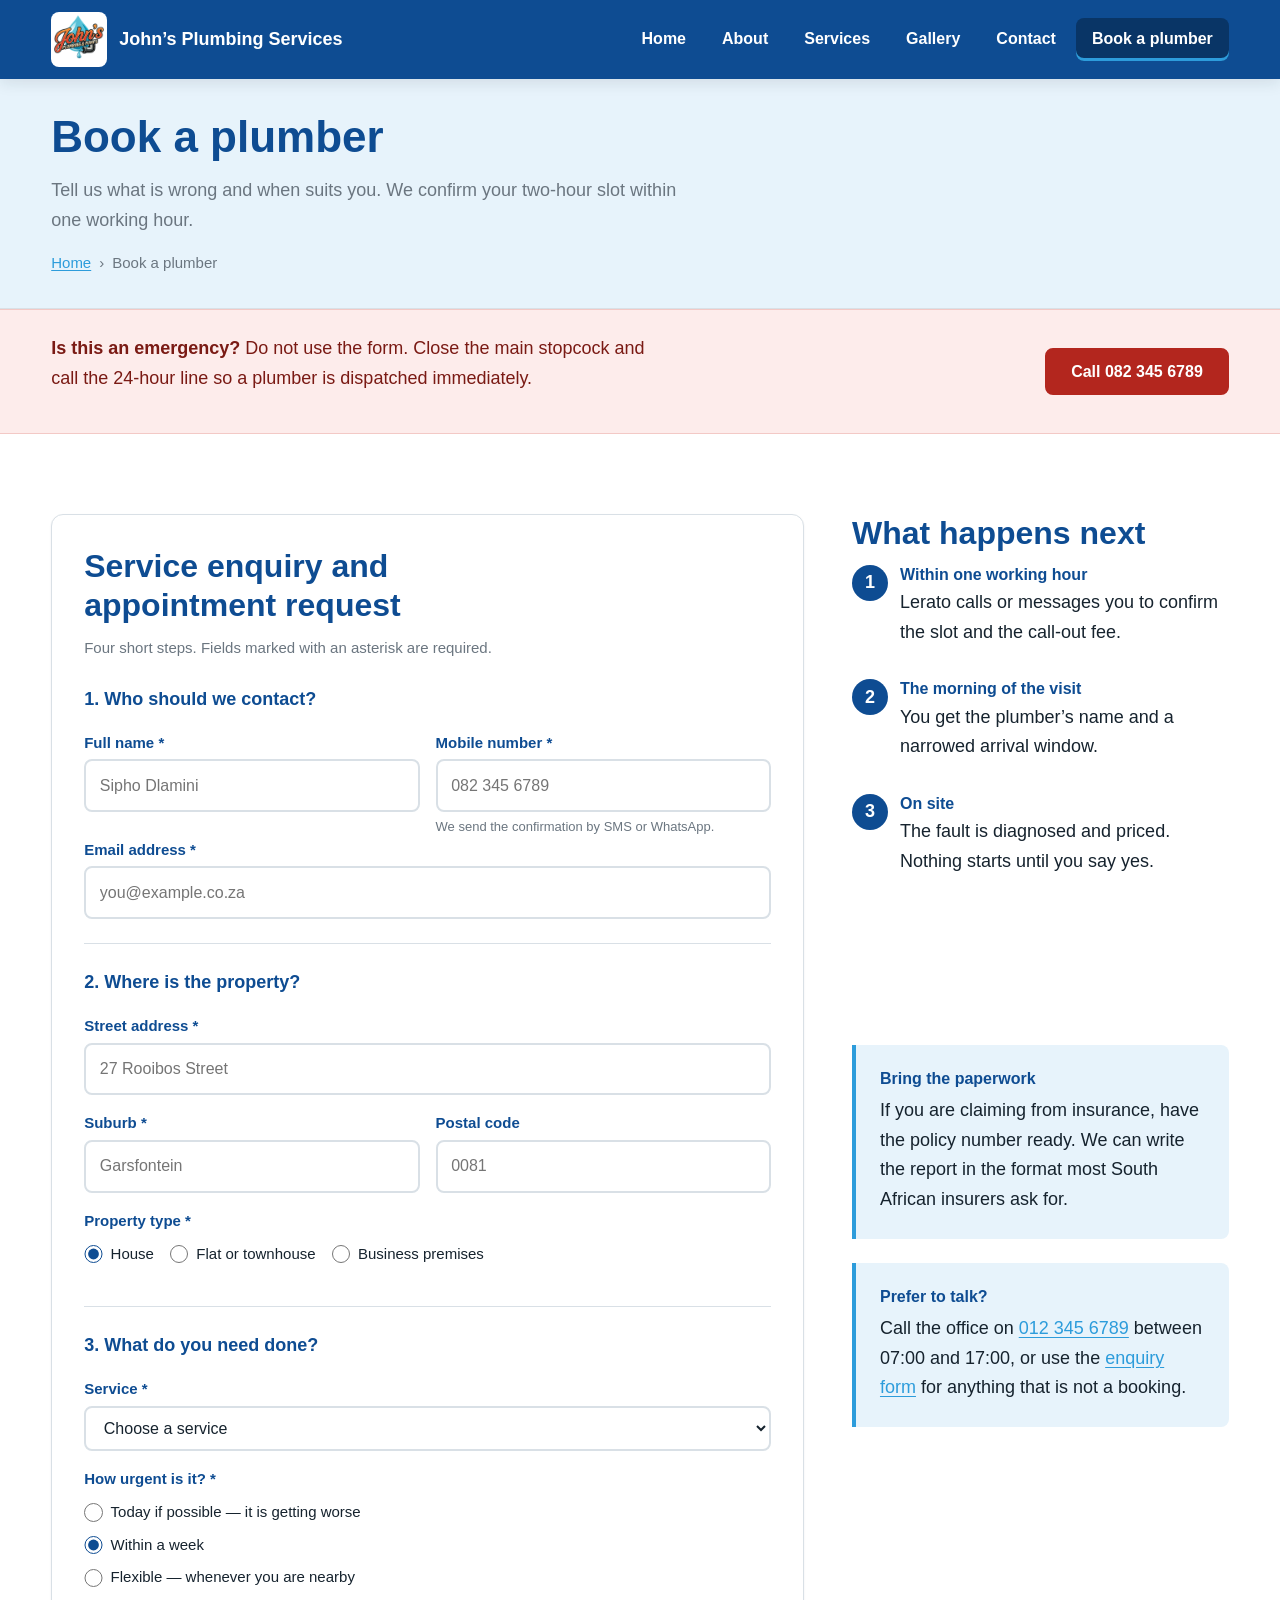
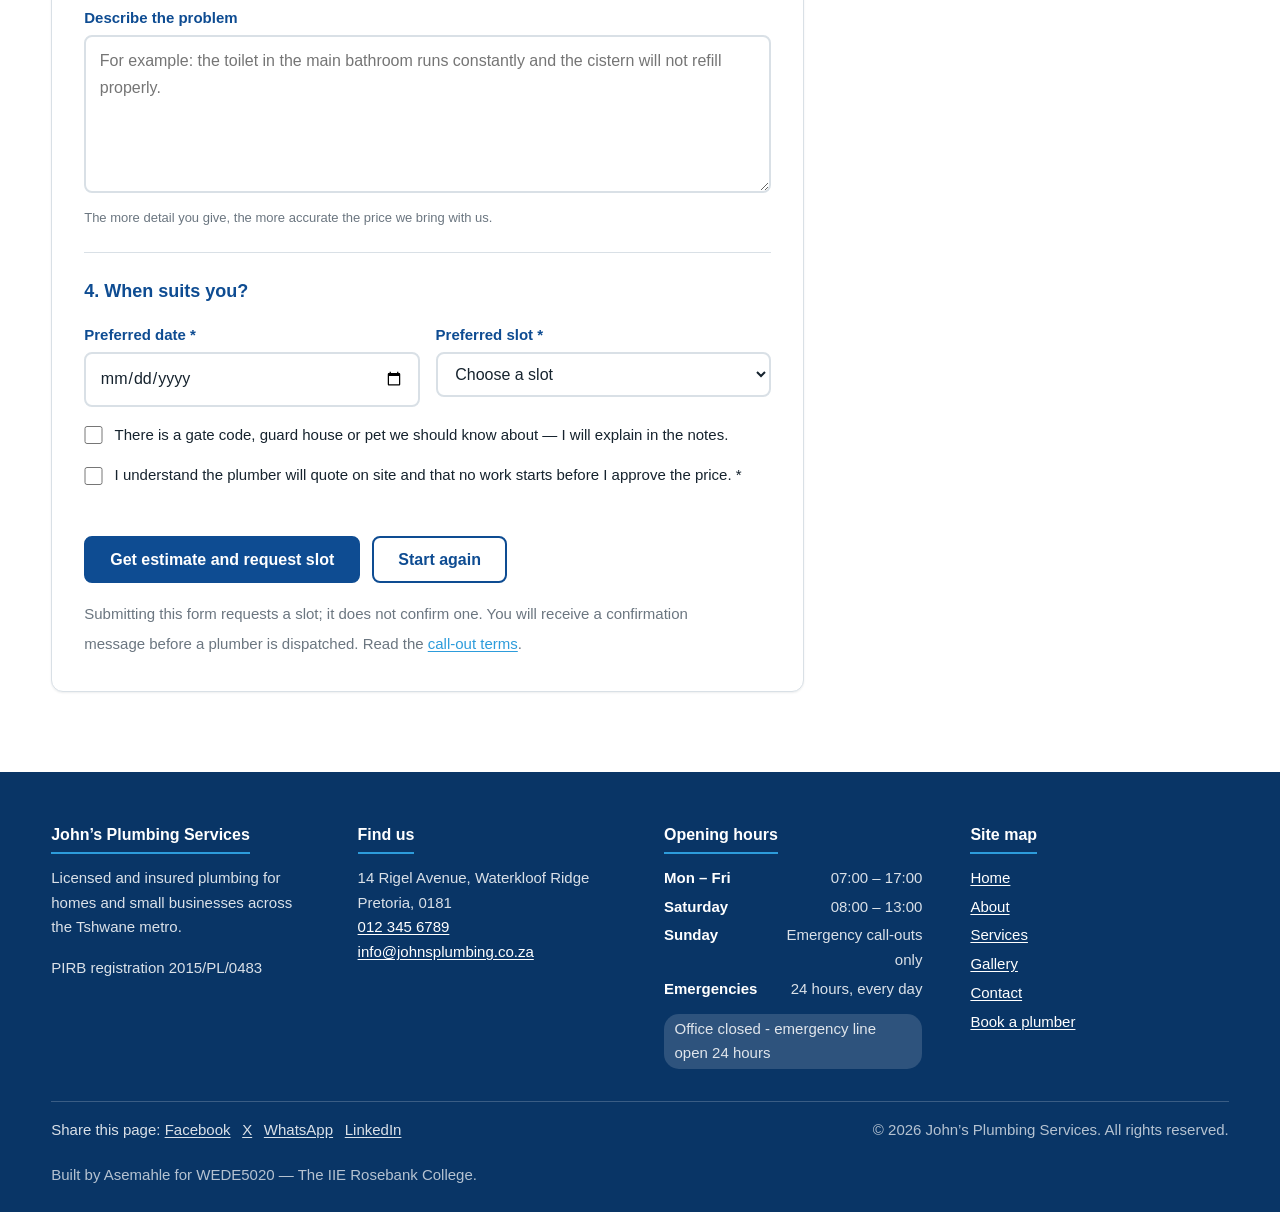
<file: booking.html>
<!DOCTYPE html>

<html lang="en-ZA">

<head>
  <meta charset="UTF-8">
  <meta name="viewport" content="width=device-width, initial-scale=1.0">
  <meta name="description" content="Book a plumber online in Pretoria. Choose a service, pick a two-hour slot, and John's Plumbing Services will confirm within one working hour.">
  <meta name="keywords" content="book plumber online Pretoria, plumbing appointment, schedule plumber Gauteng, emergency booking">
  <meta name="author" content="John's Plumbing Services">
  <meta http-equiv="Content-Security-Policy" content="default-src 'self'; script-src 'self'; style-src 'self' https://fonts.googleapis.com; font-src https://fonts.gstatic.com; img-src 'self' data: https://tile.openstreetmap.org; connect-src https://jsonplaceholder.typicode.com; form-action 'self' https://jsonplaceholder.typicode.com; base-uri 'self'; object-src 'none'">
  <meta name="referrer" content="strict-origin-when-cross-origin">
  <meta name="theme-color" content="#0e4c92">
  <meta name="robots" content="index, follow">
  <link rel="canonical" href="https://mahlesoftdev.github.io/WEDE5020/booking.html">
  <meta property="og:title" content="Book a plumber | John's Plumbing Services">
  <meta property="og:description" content="Book a plumber online in Pretoria. Choose a service, pick a two-hour slot, and John's Plumbing Services will confirm within one working hour.">
  <meta property="og:type" content="website">
  <meta property="og:url" content="https://mahlesoftdev.github.io/WEDE5020/booking.html">
  <meta property="og:image" content="https://mahlesoftdev.github.io/WEDE5020/images/hero-plumber-1200.jpg">
  <meta property="og:locale" content="en_ZA">
  <meta name="twitter:card" content="summary_large_image">

  <title>Book a plumber | John's Plumbing Services</title>

  <link rel="preconnect" href="https://fonts.googleapis.com">
  <link rel="preconnect" href="https://fonts.gstatic.com" crossorigin>
  <link href="https://fonts.googleapis.com/css2?family=Open+Sans:wght@400;600;700&family=Roboto:wght@300;400;500&display=swap" rel="stylesheet">
  <link rel="stylesheet" href="css/style.css">
</head>

<body>

  <a class="skip-link" href="#main-content">Skip to main content</a>

  <!--  SITE HEADER  -->
  <header class="site-header">
    <div class="wrapper site-header__bar">
      <a class="brand" href="index.html">
        <img class="brand__logo"
             src="images/logo-120.png"
             srcset="images/logo-120.png 120w, images/logo-240.png 240w"
             sizes="(min-width: 48em) 4rem, 3rem"
             width="120" height="118"
             alt="John's Plumbing Services logo">
        <span class="brand__name">John&rsquo;s Plumbing Services</span>
      </a>

      <input class="nav-toggle" type="checkbox" id="nav-toggle">
      <label class="nav-toggle__btn" for="nav-toggle">
        <span class="nav-toggle__bars" aria-hidden="true"></span>
        <span class="nav-toggle__text">Menu</span>
      </label>

      <nav class="site-nav" aria-label="Main navigation">
        <ul class="site-nav__list">
          <li><a class="site-nav__link" href="index.html">Home</a></li>
          <li><a class="site-nav__link" href="about.html">About</a></li>
          <li><a class="site-nav__link" href="services.html">Services</a></li>
          <li><a class="site-nav__link" href="gallery.html">Gallery</a></li>
          <li><a class="site-nav__link" href="contact.html">Contact</a></li>
          <li><a class="site-nav__link site-nav__link--cta is-current" href="booking.html" aria-current="page">Book a plumber</a></li>
        </ul>
      </nav>
    </div>
  </header>

  <main id="main-content">

    <!--  PAGE HEADER  -->
    <section class="page-head">
      <div class="wrapper">
        <h1 class="page-head__title">Book a plumber</h1>
        <p class="page-head__lead">
          Tell us what is wrong and when suits you. We confirm your two-hour slot
          within one working hour.
        </p>

        <nav class="breadcrumb" aria-label="Breadcrumb">
          <ol class="breadcrumb__list">
            <li><a href="index.html">Home</a></li>
            <li aria-current="page">Book a plumber</li>
          </ol>
        </nav>
      </div>
    </section>

    <!-- EMERGENCY DIVERSION -->
    <aside class="notice" aria-label="Emergency contact">
      <div class="wrapper notice__inner">
        <p class="notice__text">
          <strong>Is this an emergency?</strong> Do not use the form. Close the main
          stopcock and call the 24-hour line so a plumber is dispatched immediately.
        </p>
        <a class="button button--alert" href="tel:+27823456789">Call 082 345 6789</a>
      </div>
    </aside>

    <!-- BOOKING LAYOUT -->
    <section class="section" aria-labelledby="booking-heading">
      <div class="wrapper booking-layout">

        <!-- THE BOOKING FORM  -->
        <div class="booking-form">
          <form class="form" id="booking-form" action="https://jsonplaceholder.typicode.com/posts" method="post" novalidate>
            <h2 class="section__heading" id="booking-heading">Service enquiry and appointment request</h2>
            <p class="form__intro">
              Four short steps. Fields marked with an asterisk are required.
            </p>

            <!-- STEP 1  -->
            <fieldset class="form__group">
              <legend class="form__legend">1. Who should we contact?</legend>

              <div class="field-row">
                <p class="field">
                  <label class="field__label" for="book-name">Full name <span aria-hidden="true">*</span></label>
                  <input class="field__input" type="text" id="book-name" name="name"
                         required autocomplete="name" placeholder="Sipho Dlamini">
                </p>

                <p class="field">
                  <label class="field__label" for="book-phone">Mobile number <span aria-hidden="true">*</span></label>
                  <input class="field__input" type="tel" id="book-phone" name="phone"
                         required autocomplete="tel" placeholder="082 345 6789"
                         pattern="[0-9+\(\)\s\-]{10,15}" aria-describedby="book-phone-hint">
                  <small class="field__hint" id="book-phone-hint">We send the confirmation by SMS or WhatsApp.</small>
                </p>
              </div>

              <p class="field">
                <label class="field__label" for="book-email">Email address <span aria-hidden="true">*</span></label>
                <input class="field__input" type="email" id="book-email" name="email"
                       required autocomplete="email" placeholder="you@example.co.za">
              </p>
            </fieldset>

            <!-- STEP 2  -->
            <fieldset class="form__group">
              <legend class="form__legend">2. Where is the property?</legend>

              <p class="field">
                <label class="field__label" for="book-street">Street address <span aria-hidden="true">*</span></label>
                <input class="field__input" type="text" id="book-street" name="street"
                       required autocomplete="street-address" placeholder="27 Rooibos Street">
              </p>

              <div class="field-row">
                <p class="field">
                  <label class="field__label" for="book-suburb">Suburb <span aria-hidden="true">*</span></label>
                  <input class="field__input" type="text" id="book-suburb" name="suburb"
                         required autocomplete="address-level2" placeholder="Garsfontein">
                </p>

                <p class="field">
                  <label class="field__label" for="book-postcode">Postal code</label>
                  <!-- inputmode -->
                  <input class="field__input" type="text" id="book-postcode" name="postcode"
                         autocomplete="postal-code" inputmode="numeric"
                         pattern="[0-9]{4}" maxlength="4" placeholder="0081">
                </p>
              </div>

            
              <fieldset class="field-set-inner">
                <legend class="field__label">Property type <span aria-hidden="true">*</span></legend>
                <div class="radio-row">
                  <span class="radio">
                    <input type="radio" id="prop-house" name="property" value="house" required checked>
                    <label for="prop-house">House</label>
                  </span>
                  <span class="radio">
                    <input type="radio" id="prop-flat" name="property" value="flat">
                    <label for="prop-flat">Flat or townhouse</label>
                  </span>
                  <span class="radio">
                    <input type="radio" id="prop-business" name="property" value="business">
                    <label for="prop-business">Business premises</label>
                  </span>
                </div>
              </fieldset>
            </fieldset>

            <!-- STEP 3 -->
            <fieldset class="form__group">
              <legend class="form__legend">3. What do you need done?</legend>

              <p class="field">
                <label class="field__label" for="book-service">Service <span aria-hidden="true">*</span></label>
                <select class="field__input" id="book-service" name="service" required>
                  <option value="">Choose a service</option>
                  <option value="leak-detection">Leak detection and repair</option>
                  <option value="geyser">Geyser installation or replacement</option>
                  <option value="drains">Blocked drain or sewer line</option>
                  <option value="fittings">Bathroom or kitchen fittings</option>
                  <option value="gas">Gas installation or certificate</option>
                  <option value="maintenance">General maintenance or inspection</option>
                  <option value="other">Something else</option>
                </select>
              </p>

              <fieldset class="field-set-inner">
                <legend class="field__label">How urgent is it? <span aria-hidden="true">*</span></legend>
                <div class="radio-row radio-row--stack">
                  <span class="radio">
                    <input type="radio" id="urg-today" name="urgency" value="today" required>
                    <label for="urg-today">Today if possible &mdash; it is getting worse</label>
                  </span>
                  <span class="radio">
                    <input type="radio" id="urg-week" name="urgency" value="week" checked>
                    <label for="urg-week">Within a week</label>
                  </span>
                  <span class="radio">
                    <input type="radio" id="urg-flexible" name="urgency" value="flexible">
                    <label for="urg-flexible">Flexible &mdash; whenever you are nearby</label>
                  </span>
                </div>
              </fieldset>

              <p class="field">
                <label class="field__label" for="book-notes">Describe the problem</label>
                <textarea class="field__input field__input--area" id="book-notes" name="notes" rows="5" maxlength="500"
                          placeholder="For example: the toilet in the main bathroom runs constantly and the cistern will not refill properly."></textarea>
                <small class="field__hint">The more detail you give, the more accurate the price we bring with us.</small>
              </p>
            </fieldset>

            <!-- STEP 4 -->
            <fieldset class="form__group">
              <legend class="form__legend">4. When suits you?</legend>

              <div class="field-row">
                <p class="field">
                  <label class="field__label" for="book-date">Preferred date <span aria-hidden="true">*</span></label>
                  
                  <input class="field__input" type="date" id="book-date" name="date"
                         required>
                </p>

                <p class="field">
                  <label class="field__label" for="book-slot">Preferred slot <span aria-hidden="true">*</span></label>
                  <select class="field__input" id="book-slot" name="slot" required>
                    <option value="">Choose a slot</option>
                    <option value="08-10">08:00 &ndash; 10:00</option>
                    <option value="10-12">10:00 &ndash; 12:00</option>
                    <option value="12-14">12:00 &ndash; 14:00</option>
                    <option value="14-16">14:00 &ndash; 16:00</option>
                    <option value="16-18">16:00 &ndash; 18:00</option>
                  </select>
                </p>
              </div>

              <p class="field field--check">
                <input class="field__check" type="checkbox" id="book-access" name="access">
                <label class="field__label field__label--inline" for="book-access">
                  There is a gate code, guard house or pet we should know about &mdash; I will explain in the notes.
                </label>
              </p>

              <p class="field field--check">
                <input class="field__check" type="checkbox" id="book-consent" name="consent" required>
                <label class="field__label field__label--inline" for="book-consent">
                  I understand the plumber will quote on site and that no work starts before I approve the price. <span aria-hidden="true">*</span>
                </label>
              </p>
            </fieldset>

            <p class="hp" aria-hidden="true"><label>Leave this field empty <input type="text" name="website" tabindex="-1" autocomplete="off"></label></p>
            <p class="form__status" role="status" hidden></p>

            <p class="form__actions">
              <button class="button button--primary" type="submit">Get estimate and request slot</button>
              <button class="button button--ghost" type="reset">Start again</button>
            </p>

            <p class="form__footnote">
              <small>
                Submitting this form requests a slot; it does not confirm one. You will
                receive a confirmation message before a plumber is dispatched.
                Read the <a href="#terms-modal" data-modal-open="terms-modal">call-out terms</a>.
              </small>
            </p>

          </form>
          <div class="form-result" id="booking-result" hidden aria-live="polite"></div>
        </div>

        <!-- SUPPORTING SIDEBAR -->
        <aside class="booking-aside" aria-labelledby="booking-aside-heading">
          <h2 class="section__heading" id="booking-aside-heading">What happens next</h2>

          <ol class="steps steps--compact">
            <li class="steps__item">
              <h3 class="steps__title">Within one working hour</h3>
              <p>Lerato calls or messages you to confirm the slot and the call-out fee.</p>
            </li>
            <li class="steps__item">
              <h3 class="steps__title">The morning of the visit</h3>
              <p>You get the plumber&rsquo;s name and a narrowed arrival window.</p>
            </li>
            <li class="steps__item">
              <h3 class="steps__title">On site</h3>
              <p>The fault is diagnosed and priced. Nothing starts until you say yes.</p>
            </li>
            <li class="steps__item">
              <h3 class="steps__title">Afterwards</h3>
              <p>Invoice, photographs and any compliance certificate arrive by email the same day.</p>
            </li>
          </ol>

          <div class="callout">
            <h3 class="callout__title">Bring the paperwork</h3>
            <p>
              If you are claiming from insurance, have the policy number ready. We can
              write the report in the format most South African insurers ask for.
            </p>
          </div>

          <div class="callout">
            <h3 class="callout__title">Prefer to talk?</h3>
            <p>
              Call the office on <a href="tel:+27123456789">012 345 6789</a> between
              07:00 and 17:00, or use the
              <a href="contact.html">enquiry form</a> for anything that is not a booking.
            </p>
          </div>
        </aside>

      </div>
    </section>

  </main>

  <div class="modal" id="terms-modal" hidden role="dialog" aria-modal="true" aria-labelledby="terms-title">
    <div class="modal__box">
      <button type="button" class="modal__close" data-modal-close aria-label="Close">&times;</button>
      <h2 id="terms-title">Call-out terms</h2>
      <ul class="tick-list">
        <li>Standard call-out and diagnosis is R650, credited against the repair if you proceed.</li>
        <li>Slots after 16:00 carry a R500 after-hours surcharge.</li>
        <li>Parts and materials are charged at cost plus 15%.</li>
        <li>Nothing starts before you approve the written price.</li>
      </ul>
      <p class="modal__actions"><button type="button" class="button button--primary" data-modal-close>Got it</button></p>
    </div>
  </div>

  <!-- SITE FOOTER -->
  <footer class="site-footer">
    <div class="wrapper site-footer__grid">

      <div class="site-footer__col">
        <h2 class="site-footer__heading">John&rsquo;s Plumbing Services</h2>
        <p>Licensed and insured plumbing for homes and small businesses across the Tshwane metro.</p>
        <p>PIRB registration 2015/PL/0483</p>
      </div>

      <div class="site-footer__col">
        <h2 class="site-footer__heading">Find us</h2>
        <address class="site-footer__address">
          14 Rigel Avenue, Waterkloof Ridge<br>
          Pretoria, 0181<br>
          <a href="tel:+27123456789">012 345 6789</a><br>
          <a href="mailto:info@johnsplumbing.co.za">info@johnsplumbing.co.za</a>
        </address>
      </div>

      <div class="site-footer__col">
        <h2 class="site-footer__heading">Opening hours</h2>
        <dl class="hours">
          <dt>Mon &ndash; Fri</dt><dd>07:00 &ndash; 17:00</dd>
          <dt>Saturday</dt><dd>08:00 &ndash; 13:00</dd>
          <dt>Sunday</dt><dd>Emergency call-outs only</dd>
          <dt>Emergencies</dt><dd>24 hours, every day</dd>
        </dl>
      </div>

      <div class="site-footer__col">
        <h2 class="site-footer__heading">Site map</h2>
        <nav aria-label="Footer navigation">
          <ul class="site-footer__list">
            <li><a href="index.html">Home</a></li>
            <li><a href="about.html">About</a></li>
            <li><a href="services.html">Services</a></li>
            <li><a href="gallery.html">Gallery</a></li>
            <li><a href="contact.html">Contact</a></li>
            <li><a href="booking.html">Book a plumber</a></li>
          </ul>
        </nav>
      </div>

    </div>

    <div class="wrapper site-footer__legal">
      <p><small>&copy; <time datetime="2026">2026</time> John&rsquo;s Plumbing Services. All rights reserved.</small></p>
      <p><small>Built by Asemahle for WEDE5020 &mdash; The IIE Rosebank College.</small></p>
    </div>
  </footer>

  <script src="js/vendor/jquery.min.js" defer></script>
  <script src="js/main.js" defer></script>
  <script src="js/forms.js" defer></script>
</body>
</html>
</file>
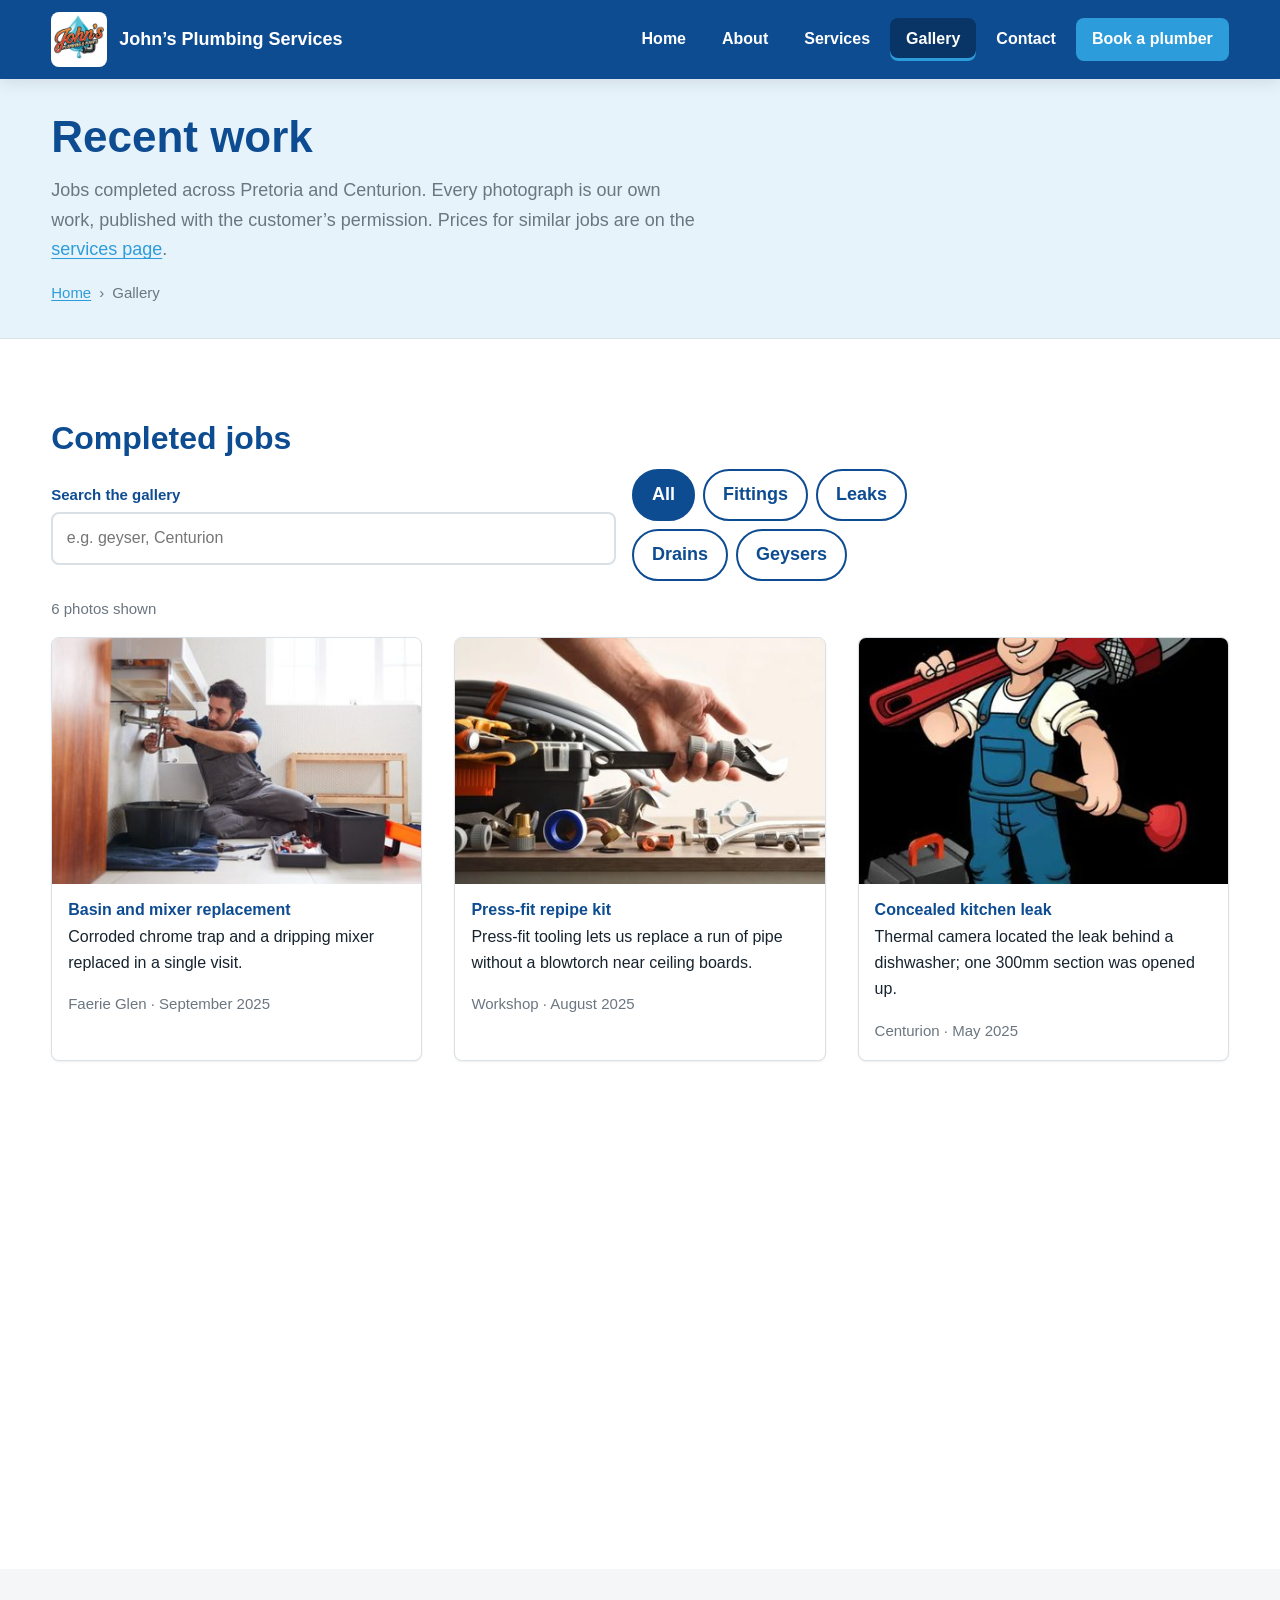
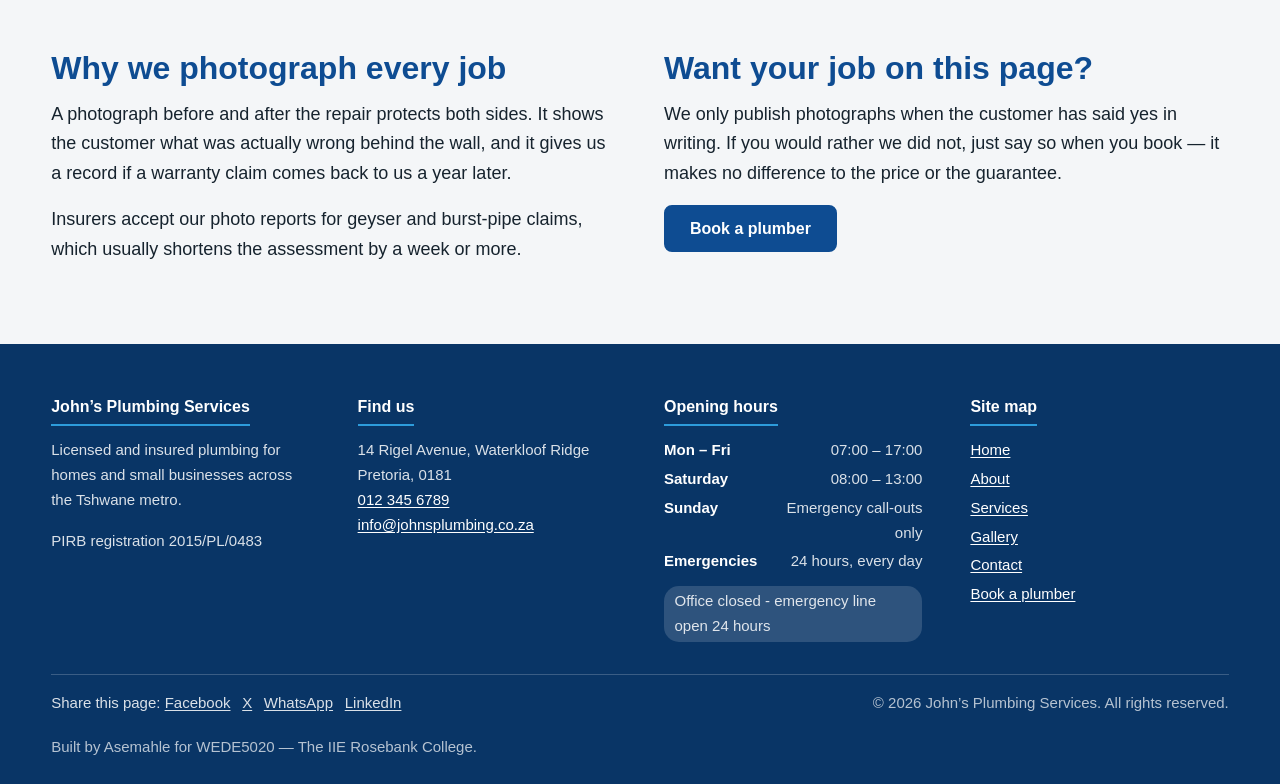
<file: gallery.html>
<!DOCTYPE html>

<html lang="en-ZA">

<head>
  <meta charset="UTF-8">
  <meta name="viewport" content="width=device-width, initial-scale=1.0">
  <meta name="description" content="Photographs of completed plumbing jobs by John's Plumbing Services in Pretoria - geyser replacements, leak repairs, drain jetting and bathroom installations.">
  <meta name="keywords" content="plumbing gallery Pretoria, completed plumbing jobs, geyser replacement photos, bathroom installation">
  <meta name="author" content="John's Plumbing Services">
  <meta http-equiv="Content-Security-Policy" content="default-src 'self'; script-src 'self'; style-src 'self' https://fonts.googleapis.com; font-src https://fonts.gstatic.com; img-src 'self' data: https://tile.openstreetmap.org; connect-src https://jsonplaceholder.typicode.com; form-action 'self' https://jsonplaceholder.typicode.com; base-uri 'self'; object-src 'none'">
  <meta name="referrer" content="strict-origin-when-cross-origin">
  <meta name="theme-color" content="#0e4c92">
  <meta name="robots" content="index, follow">
  <link rel="canonical" href="https://mahlesoftdev.github.io/WEDE5020/gallery.html">
  <meta property="og:title" content="Work gallery | John's Plumbing Services">
  <meta property="og:description" content="Photographs of completed plumbing jobs by John's Plumbing Services in Pretoria - geyser replacements, leak repairs, drain jetting and bathroom installations.">
  <meta property="og:type" content="website">
  <meta property="og:url" content="https://mahlesoftdev.github.io/WEDE5020/gallery.html">
  <meta property="og:image" content="https://mahlesoftdev.github.io/WEDE5020/images/hero-plumber-1200.jpg">
  <meta property="og:locale" content="en_ZA">
  <meta name="twitter:card" content="summary_large_image">

  <title>Work gallery | John's Plumbing Services</title>

  <link rel="preconnect" href="https://fonts.googleapis.com">
  <link rel="preconnect" href="https://fonts.gstatic.com" crossorigin>
  <link href="https://fonts.googleapis.com/css2?family=Open+Sans:wght@400;600;700&family=Roboto:wght@300;400;500&display=swap" rel="stylesheet">
  <link rel="stylesheet" href="css/style.css">
</head>

<body>

  <a class="skip-link" href="#main-content">Skip to main content</a>

  <!--  SITE HEADER  -->
  <header class="site-header">
    <div class="wrapper site-header__bar">
      <a class="brand" href="index.html">
        <img class="brand__logo"
             src="images/logo-120.png"
             srcset="images/logo-120.png 120w, images/logo-240.png 240w"
             sizes="(min-width: 48em) 4rem, 3rem"
             width="120" height="118"
             alt="John's Plumbing Services logo">
        <span class="brand__name">John&rsquo;s Plumbing Services</span>
      </a>

      <input class="nav-toggle" type="checkbox" id="nav-toggle">
      <label class="nav-toggle__btn" for="nav-toggle">
        <span class="nav-toggle__bars" aria-hidden="true"></span>
        <span class="nav-toggle__text">Menu</span>
      </label>

      <nav class="site-nav" aria-label="Main navigation">
        <ul class="site-nav__list">
          <li><a class="site-nav__link" href="index.html">Home</a></li>
          <li><a class="site-nav__link" href="about.html">About</a></li>
          <li><a class="site-nav__link" href="services.html">Services</a></li>
          <li><a class="site-nav__link is-current" href="gallery.html" aria-current="page">Gallery</a></li>
          <li><a class="site-nav__link" href="contact.html">Contact</a></li>
          <li><a class="site-nav__link site-nav__link--cta" href="booking.html">Book a plumber</a></li>
        </ul>
      </nav>
    </div>
  </header>

  <main id="main-content">

    <!--  PAGE HEADER  -->
    <section class="page-head">
      <div class="wrapper">
        <h1 class="page-head__title">Recent work</h1>
        <p class="page-head__lead">
          Jobs completed across Pretoria and Centurion. Every photograph is our own
          work, published with the customer&rsquo;s permission. Prices for similar jobs are on the <a href="services.html">services page</a>.
        </p>

        <nav class="breadcrumb" aria-label="Breadcrumb">
          <ol class="breadcrumb__list">
            <li><a href="index.html">Home</a></li>
            <li aria-current="page">Gallery</li>
          </ol>
        </nav>
      </div>
    </section>

    <!-- ---------------------------------------------------------------------
         GALLERY GRID
         Each item is a <figure> containing the image and a <figcaption> that
         explains it. A caption turns a decorative photo into evidence.

         RESPONSIVE IMAGES
         Each image offers a 400px and an 800px file. The sizes attribute says:
         - at 64em and wider the image occupies about a third of the page
         - at 48em to 64em it occupies about half
         - below that it fills the width
         The browser then downloads the smallest file that will still look sharp.
         loading="lazy" delays downloading images that are below the fold.
         ------------------------------------------------------------------ -->
    <section class="section" aria-labelledby="gallery-heading">
      <div class="wrapper">
        <h2 class="section__heading" id="gallery-heading">Completed jobs</h2>

        <div class="toolbar">
          <p class="field"><label class="field__label" for="gallery-search">Search the gallery</label>
            <input class="field__input" type="search" id="gallery-search" placeholder="e.g. geyser, Centurion" maxlength="40" autocomplete="off"></p>
          <div class="filter-group" role="group" aria-label="Filter by job type">
            <button type="button" class="filter-btn is-active" data-filter="all" aria-pressed="true">All</button>
            <button type="button" class="filter-btn" data-filter="fittings" aria-pressed="false">Fittings</button>
            <button type="button" class="filter-btn" data-filter="leaks" aria-pressed="false">Leaks</button>
            <button type="button" class="filter-btn" data-filter="drains" aria-pressed="false">Drains</button>
            <button type="button" class="filter-btn" data-filter="geysers" aria-pressed="false">Geysers</button>
          </div>
        </div>
        <p id="gallery-count" class="toolbar__count" role="status"></p>
        <p id="gallery-empty" hidden>No photos match. Clear the search or pick another filter.</p>

        <div class="gallery-grid">

          <figure class="gallery__item" data-category="fittings">
            <img src="images/gallery-bathroom-fitting-800.jpg"
                 srcset="images/gallery-bathroom-fitting-400.jpg 400w,
                         images/gallery-bathroom-fitting-800.jpg 800w"
                 sizes="(min-width: 64em) 30vw, (min-width: 48em) 45vw, 100vw"
                 width="800" height="533"
                 loading="lazy"
                 alt="Plumber fitting a new mixer tap and waste trap beneath a bathroom basin">
            <figcaption class="gallery__caption">
              <h3 class="gallery__title">Basin and mixer replacement</h3>
              <p>Corroded chrome trap and a dripping mixer replaced in a single visit.</p>
              <p class="gallery__meta">Faerie Glen &middot; <time datetime="2025-09-08">September 2025</time></p>
            </figcaption>
          </figure>

          <figure class="gallery__item" data-category="leaks">
            <img src="images/gallery-toolkit-800.jpg"
                 srcset="images/gallery-toolkit-400.jpg 400w,
                         images/gallery-toolkit-800.jpg 800w"
                 sizes="(min-width: 64em) 30vw, (min-width: 48em) 45vw, 100vw"
                 width="800" height="533"
                 loading="lazy"
                 alt="Organised plumbing toolkit with press-fit tool, pipe cutters and fittings laid out">
            <figcaption class="gallery__caption">
              <h3 class="gallery__title">Press-fit repipe kit</h3>
              <p>Press-fit tooling lets us replace a run of pipe without a blowtorch near ceiling boards.</p>
              <p class="gallery__meta">Workshop &middot; <time datetime="2025-08-19">August 2025</time></p>
            </figcaption>
          </figure>

          <figure class="gallery__item" data-category="leaks">
            <img src="images/gallery-pipe-repair-800.jpg"
                 srcset="images/gallery-pipe-repair-400.jpg 400w,
                         images/gallery-pipe-repair-800.jpg 800w"
                 sizes="(min-width: 64em) 30vw, (min-width: 48em) 45vw, 100vw"
                 width="800" height="533"
                 loading="lazy"
                 alt="Copper supply line being soldered during a kitchen leak repair">
            <figcaption class="gallery__caption">
              <h3 class="gallery__title">Concealed kitchen leak</h3>
              <p>Thermal camera located the leak behind a dishwasher; one 300mm section was opened up.</p>
              <p class="gallery__meta">Centurion &middot; <time datetime="2025-05-02">May 2025</time></p>
            </figcaption>
          </figure>

          <figure class="gallery__item" data-category="drains">
            <img src="images/hero-plumber-800.jpg"
                 srcset="images/hero-plumber-480.jpg 480w,
                         images/hero-plumber-800.jpg 800w,
                         images/hero-plumber-1200.jpg 1200w"
                 sizes="(min-width: 64em) 30vw, (min-width: 48em) 45vw, 100vw"
                 width="800" height="450"
                 loading="lazy"
                 alt="Technician working on pipework beneath a kitchen sink cabinet">
            <figcaption class="gallery__caption">
              <h3 class="gallery__title">Under-sink waste rebuild</h3>
              <p>A badly fallen waste line re-laid to the correct gradient to stop standing water.</p>
              <p class="gallery__meta">Garsfontein &middot; <time datetime="2025-07-14">July 2025</time></p>
            </figcaption>
          </figure>

          <figure class="gallery__item" data-category="fittings">
            <img src="images/gallery-bathroom-fitting-800.jpg"
                 srcset="images/gallery-bathroom-fitting-400.jpg 400w,
                         images/gallery-bathroom-fitting-800.jpg 800w"
                 sizes="(min-width: 64em) 30vw, (min-width: 48em) 45vw, 100vw"
                 width="800" height="533"
                 loading="lazy"
                 alt="New isolation valves fitted to a bathroom supply line">
            <figcaption class="gallery__caption">
              <h3 class="gallery__title">Isolation valves retrofit</h3>
              <p>Valves added at every fixture so a single tap can be serviced without draining the house.</p>
              <p class="gallery__meta">Brooklyn &middot; <time datetime="2025-06-11">June 2025</time></p>
            </figcaption>
          </figure>

          <figure class="gallery__item" data-category="geysers">
            <img src="images/gallery-pipe-repair-800.jpg"
                 srcset="images/gallery-pipe-repair-400.jpg 400w,
                         images/gallery-pipe-repair-800.jpg 800w"
                 sizes="(min-width: 64em) 30vw, (min-width: 48em) 45vw, 100vw"
                 width="800" height="533"
                 loading="lazy"
                 alt="Pressure control valve and vacuum breakers installed above a replacement geyser">
            <figcaption class="gallery__caption">
              <h3 class="gallery__title">150L geyser replacement</h3>
              <p>Burst unit swapped the same day, with a new drip tray and safety valve set for the insurer.</p>
              <p class="gallery__meta">Midrand &middot; <time datetime="2025-04-23">April 2025</time></p>
            </figcaption>
          </figure>

        </div>
      </div>
    </section>

   
    <aside class="section section--tinted" aria-labelledby="gallery-aside-heading">
      <div class="wrapper split">
        <div class="split__text">
          <h2 class="section__heading" id="gallery-aside-heading">Why we photograph every job</h2>
          <p>
            A photograph before and after the repair protects both sides. It shows the
            customer what was actually wrong behind the wall, and it gives us a record
            if a warranty claim comes back to us a year later.
          </p>
          <p>
            Insurers accept our photo reports for geyser and burst-pipe claims, which
            usually shortens the assessment by a week or more.
          </p>
        </div>
        <div class="split__text">
          <h2 class="section__heading">Want your job on this page?</h2>
          <p>
            We only publish photographs when the customer has said yes in writing.
            If you would rather we did not, just say so when you book &mdash; it makes
            no difference to the price or the guarantee.
          </p>
          <p><a class="button button--primary" href="booking.html">Book a plumber</a></p>
        </div>
      </div>
    </aside>

  </main>

  <!--  SITE FOOTER  -->
  <footer class="site-footer">
    <div class="wrapper site-footer__grid">

      <div class="site-footer__col">
        <h2 class="site-footer__heading">John&rsquo;s Plumbing Services</h2>
        <p>Licensed and insured plumbing for homes and small businesses across the Tshwane metro.</p>
        <p>PIRB registration 2015/PL/0483</p>
      </div>

      <div class="site-footer__col">
        <h2 class="site-footer__heading">Find us</h2>
        <address class="site-footer__address">
          14 Rigel Avenue, Waterkloof Ridge<br>
          Pretoria, 0181<br>
          <a href="tel:+27123456789">012 345 6789</a><br>
          <a href="mailto:info@johnsplumbing.co.za">info@johnsplumbing.co.za</a>
        </address>
      </div>

      <div class="site-footer__col">
        <h2 class="site-footer__heading">Opening hours</h2>
        <dl class="hours">
          <dt>Mon &ndash; Fri</dt><dd>07:00 &ndash; 17:00</dd>
          <dt>Saturday</dt><dd>08:00 &ndash; 13:00</dd>
          <dt>Sunday</dt><dd>Emergency call-outs only</dd>
          <dt>Emergencies</dt><dd>24 hours, every day</dd>
        </dl>
      </div>

      <div class="site-footer__col">
        <h2 class="site-footer__heading">Site map</h2>
        <nav aria-label="Footer navigation">
          <ul class="site-footer__list">
            <li><a href="index.html">Home</a></li>
            <li><a href="about.html">About</a></li>
            <li><a href="services.html">Services</a></li>
            <li><a href="gallery.html">Gallery</a></li>
            <li><a href="contact.html">Contact</a></li>
            <li><a href="booking.html">Book a plumber</a></li>
          </ul>
        </nav>
      </div>

    </div>

    <div class="wrapper site-footer__legal">
      <p><small>&copy; <time datetime="2026">2026</time> John&rsquo;s Plumbing Services. All rights reserved.</small></p>
      <p><small>Built by Asemahle for WEDE5020 &mdash; The IIE Rosebank College.</small></p>
    </div>
  </footer>

  <script src="js/vendor/jquery.min.js" defer></script>
  <script src="js/main.js" defer></script>
  <script src="js/gallery.js" defer></script>
</body>
</html>
</file>
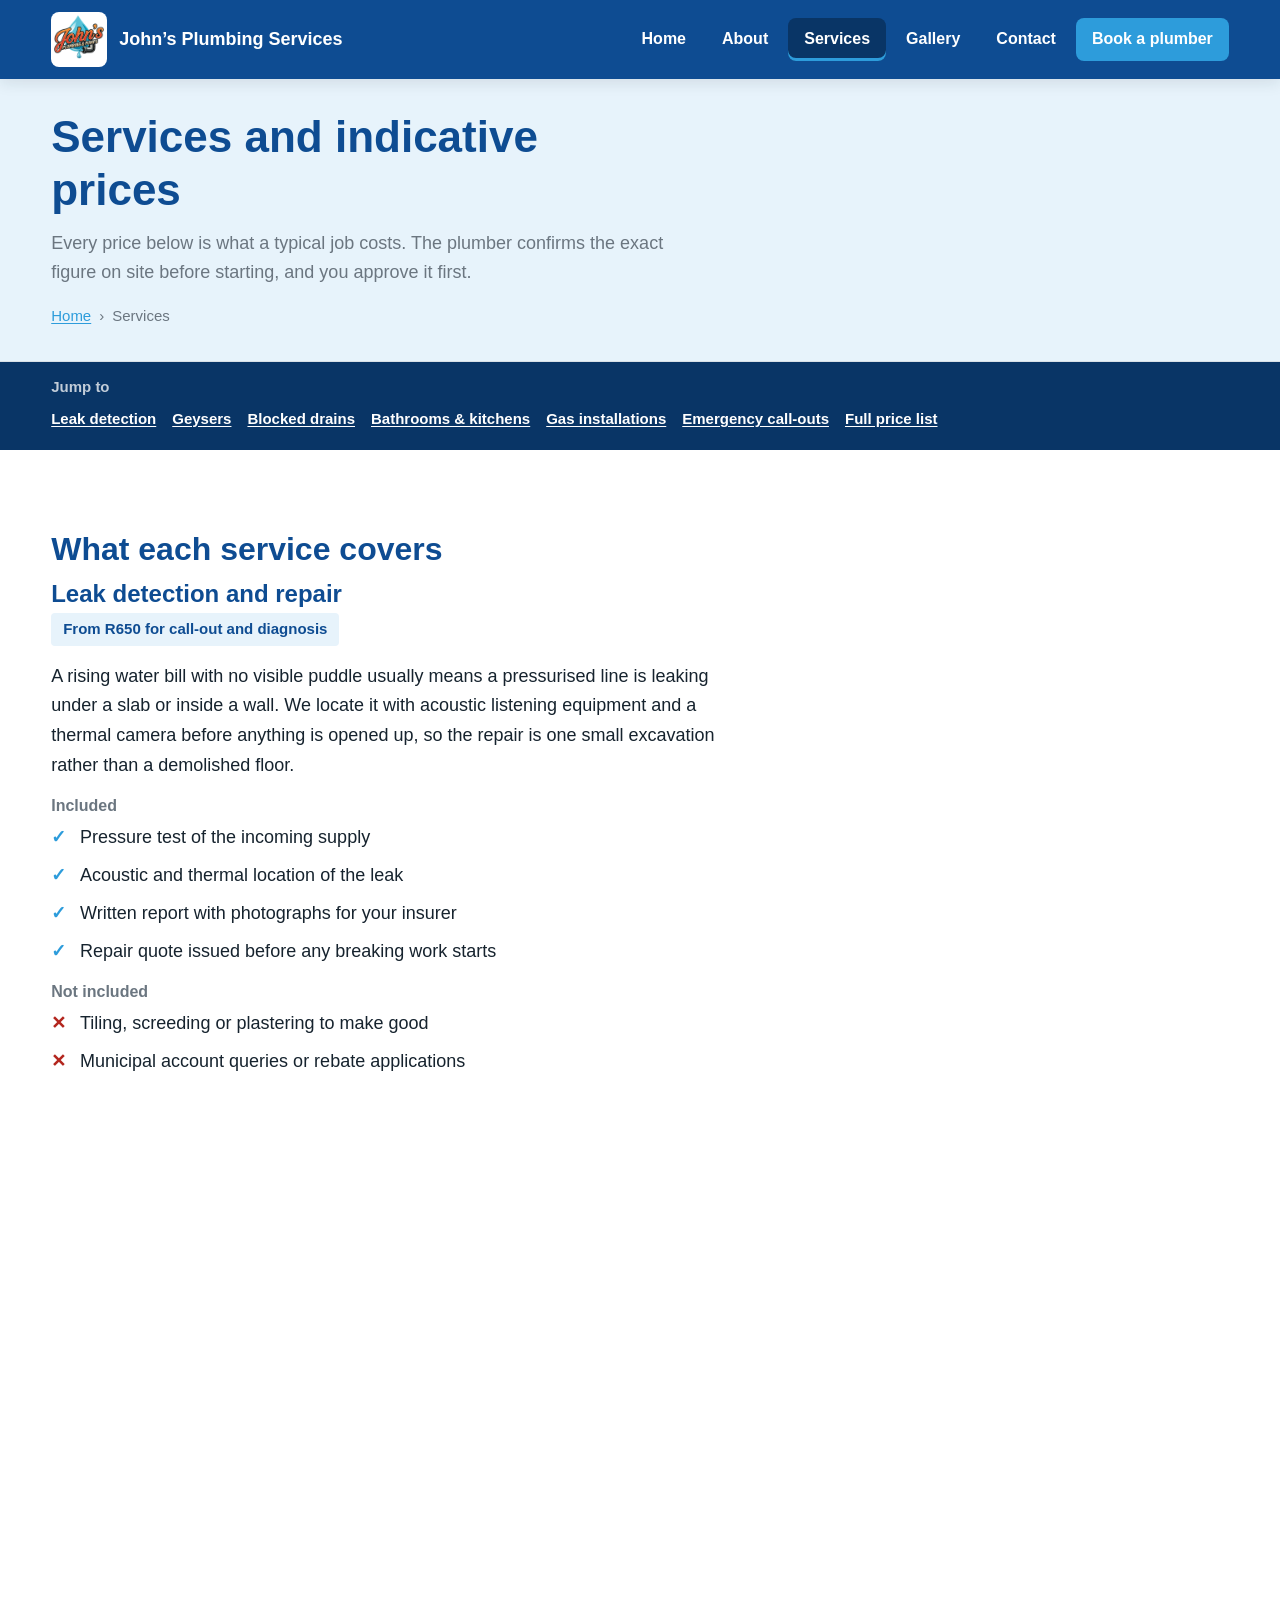
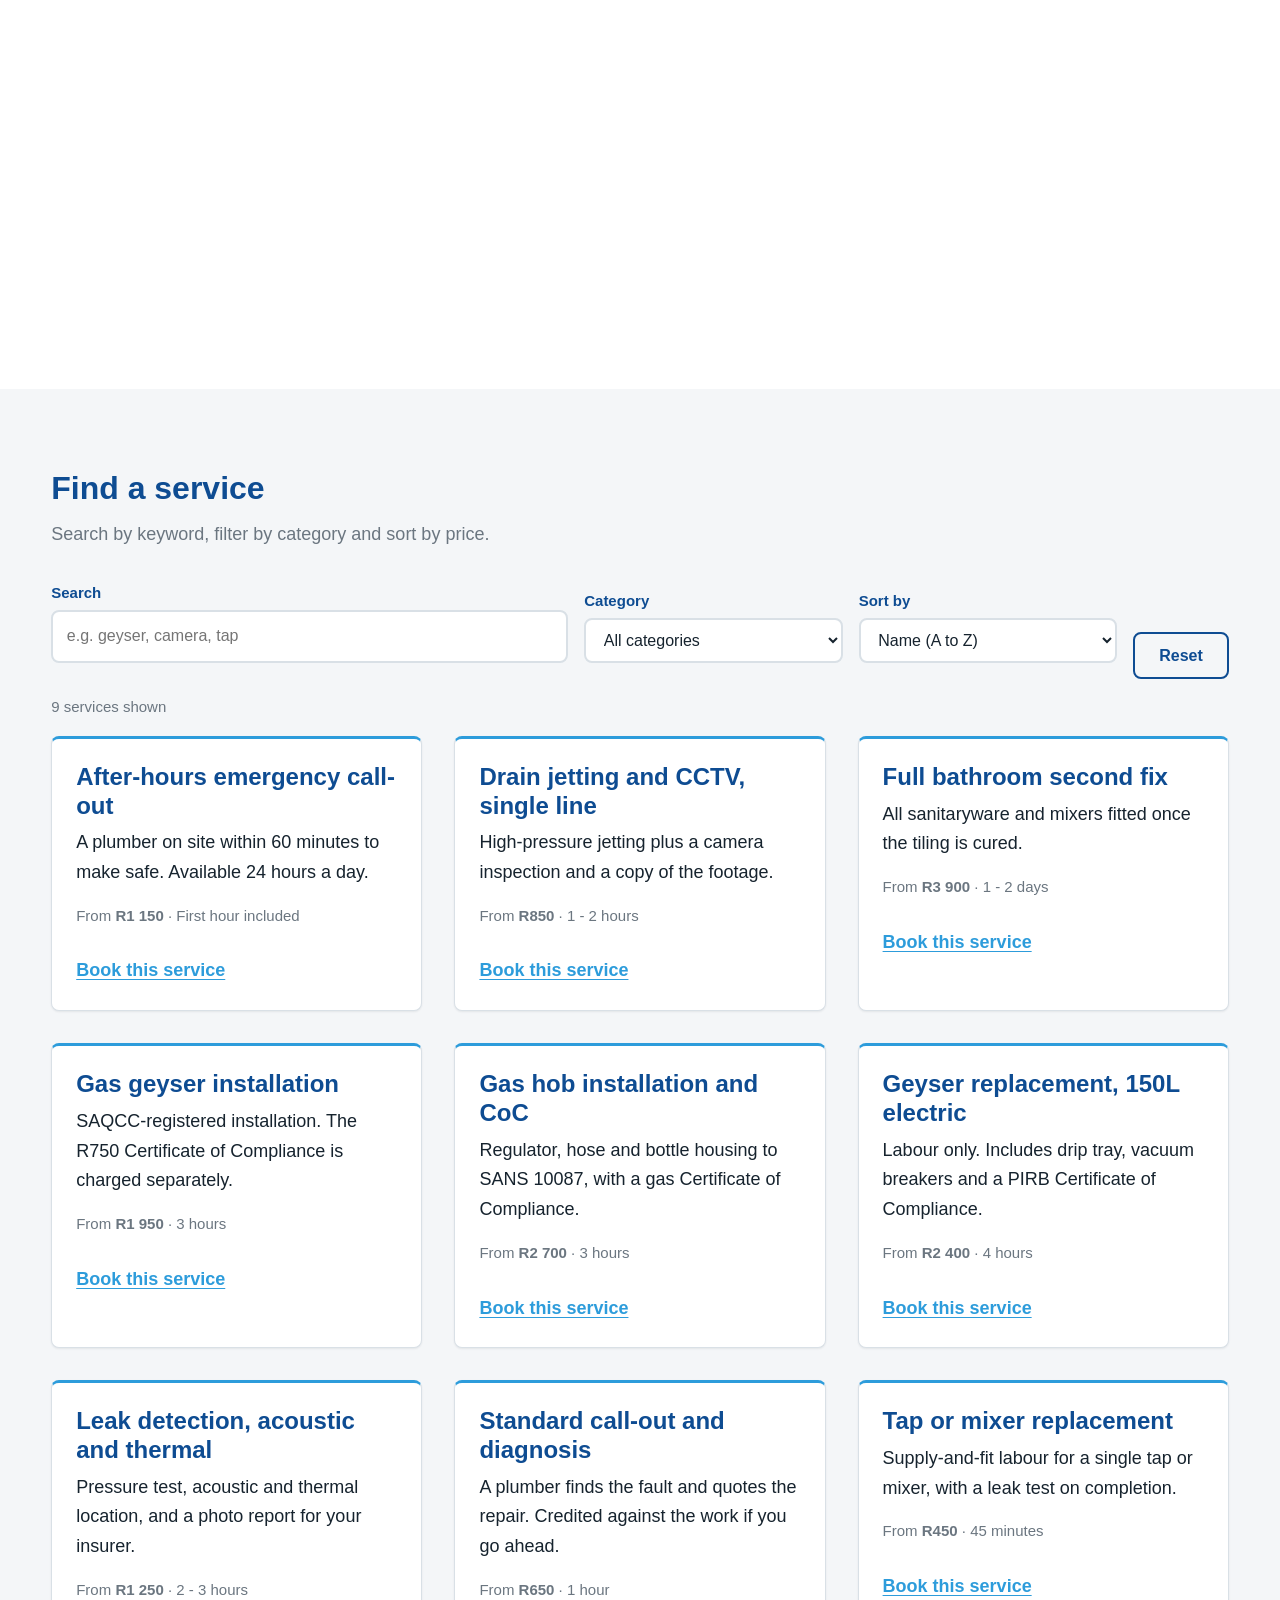
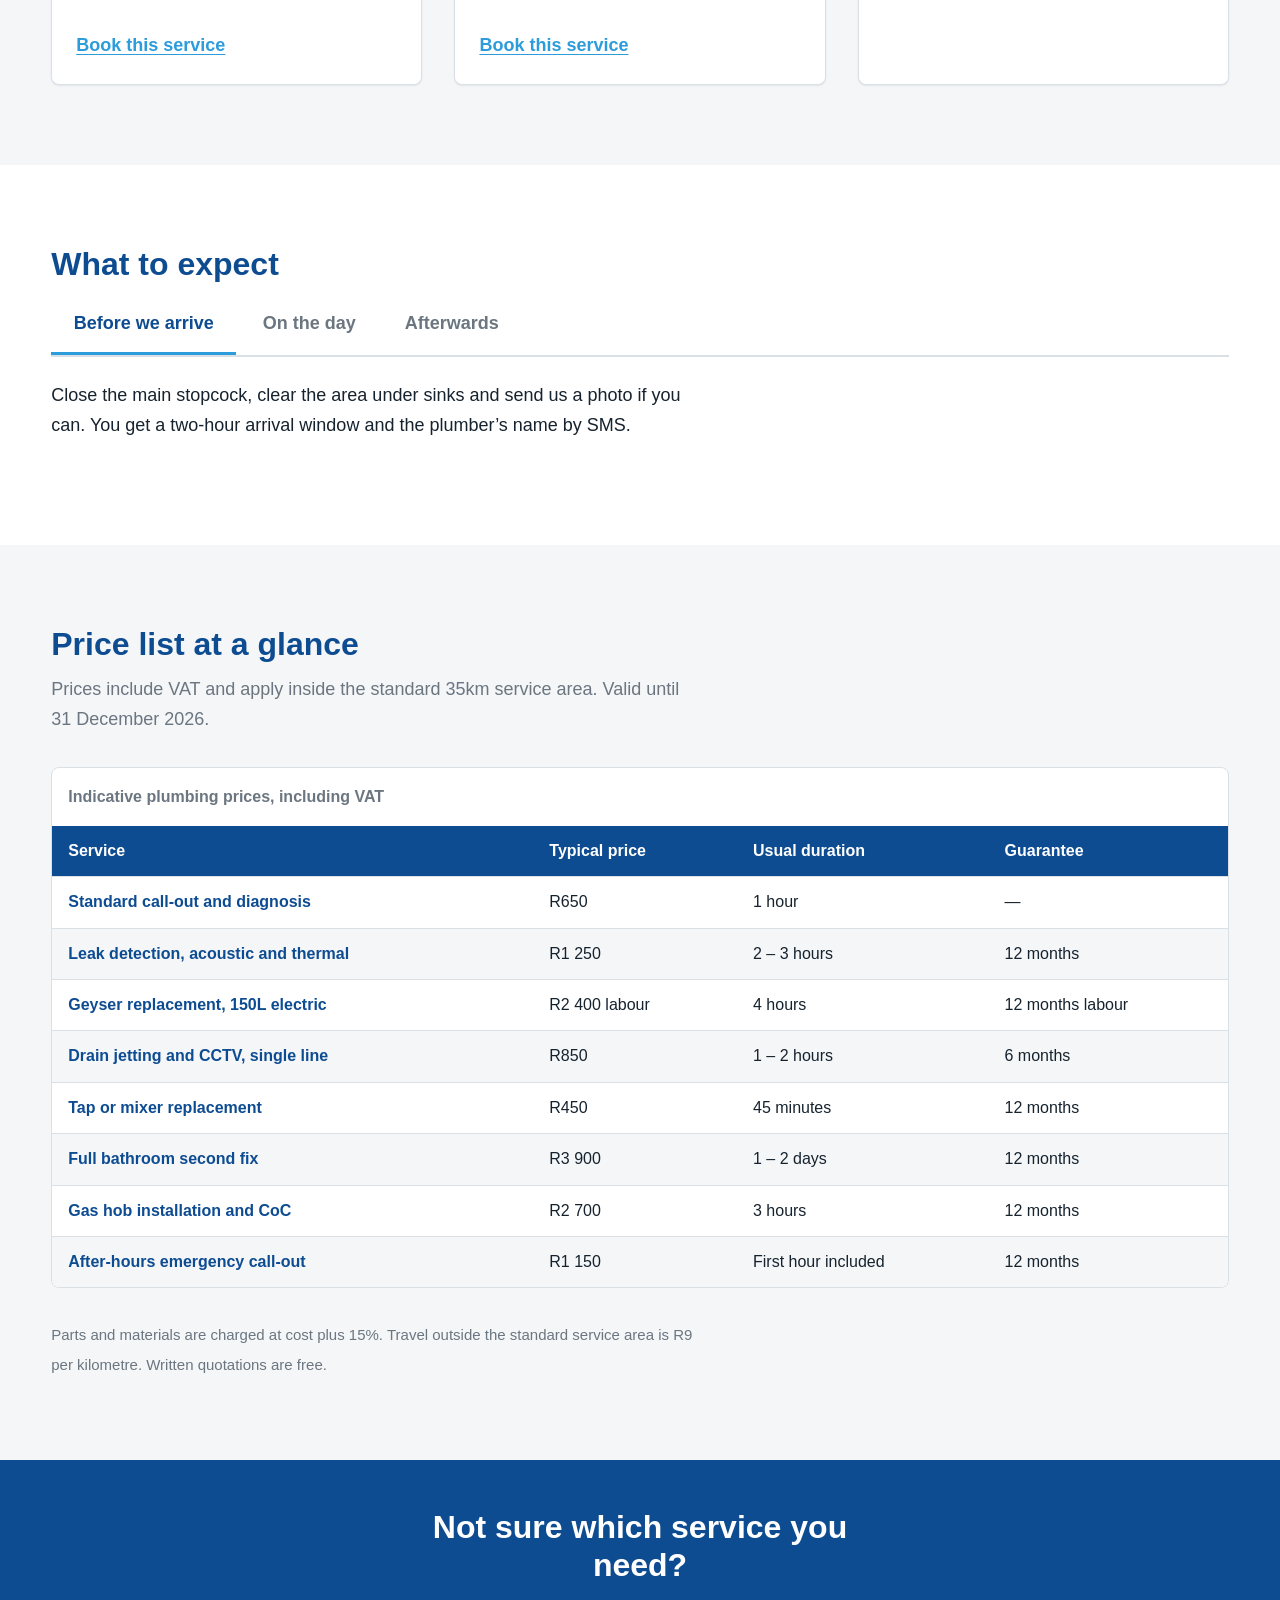
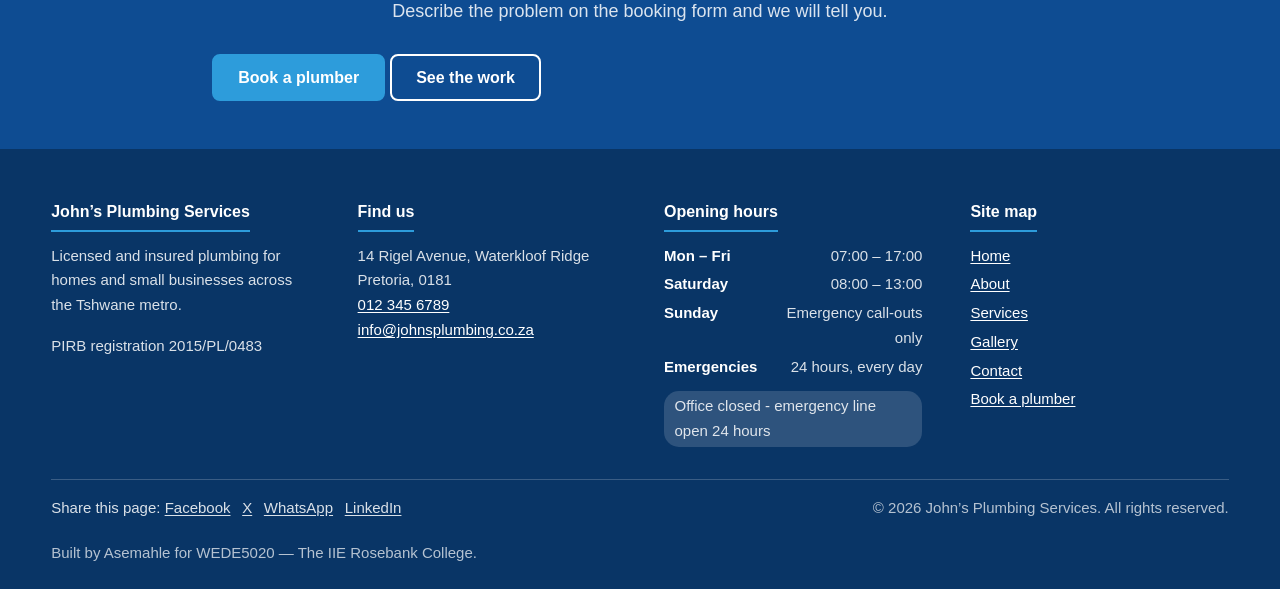
<file: services.html>
<!DOCTYPE html>
<!--
  ============================================================================
  FILE:     services.html
  PROJECT:  John's Plumbing Services - WEDE5020 Portfolio of Evidence
  AUTHOR:   Asemahle
  PURPOSE:  The commercial heart of the site. Lists every service in detail,
            states what is and is not included, and publishes indicative
            pricing so visitors can decide before they phone.
  NOTE:     Each service <article> carries an id (e.g. id="leak-detection") so
            that links such as services.html#leak-detection from the home page
            jump straight to that service.
  ============================================================================
-->
<html lang="en-ZA">

<head>
  <meta charset="UTF-8">
  <meta name="viewport" content="width=device-width, initial-scale=1.0">
  <meta name="description" content="Plumbing services and prices in Pretoria: leak detection, geyser installation, blocked drains, bathroom and kitchen fittings, gas installations and 24/7 emergency call-outs.">
  <meta name="keywords" content="plumbing prices Pretoria, geyser installation cost, blocked drain jetting, leak detection, gas certificate of compliance, emergency plumber">
  <meta name="author" content="John's Plumbing Services">
  <meta http-equiv="Content-Security-Policy" content="default-src 'self'; script-src 'self'; style-src 'self' https://fonts.googleapis.com; font-src https://fonts.gstatic.com; img-src 'self' data: https://tile.openstreetmap.org; connect-src https://jsonplaceholder.typicode.com; form-action 'self' https://jsonplaceholder.typicode.com; base-uri 'self'; object-src 'none'">
  <meta name="referrer" content="strict-origin-when-cross-origin">
  <meta name="theme-color" content="#0e4c92">
  <meta name="robots" content="index, follow">
  <link rel="canonical" href="https://mahlesoftdev.github.io/WEDE5020/services.html">
  <meta property="og:title" content="Services and prices | John's Plumbing Services">
  <meta property="og:description" content="Plumbing services and prices in Pretoria: leak detection, geyser installation, blocked drains, bathroom and kitchen fittings, gas installations and 24/7 emergency call-outs.">
  <meta property="og:type" content="website">
  <meta property="og:url" content="https://mahlesoftdev.github.io/WEDE5020/services.html">
  <meta property="og:image" content="https://mahlesoftdev.github.io/WEDE5020/images/hero-plumber-1200.jpg">
  <meta property="og:locale" content="en_ZA">
  <meta name="twitter:card" content="summary_large_image">

  <title>Services and prices | John's Plumbing Services</title>

  <link rel="preconnect" href="https://fonts.googleapis.com">
  <link rel="preconnect" href="https://fonts.gstatic.com" crossorigin>
  <link href="https://fonts.googleapis.com/css2?family=Open+Sans:wght@400;600;700&family=Roboto:wght@300;400;500&display=swap" rel="stylesheet">
  <link rel="stylesheet" href="css/style.css">
</head>

<body>

  <a class="skip-link" href="#main-content">Skip to main content</a>

  <!-- ===================== SITE HEADER ==================================== -->
  <header class="site-header">
    <div class="wrapper site-header__bar">
      <a class="brand" href="index.html">
        <img class="brand__logo"
             src="images/logo-120.png"
             srcset="images/logo-120.png 120w, images/logo-240.png 240w"
             sizes="(min-width: 48em) 4rem, 3rem"
             width="120" height="118"
             alt="John's Plumbing Services logo">
        <span class="brand__name">John&rsquo;s Plumbing Services</span>
      </a>

      <input class="nav-toggle" type="checkbox" id="nav-toggle">
      <label class="nav-toggle__btn" for="nav-toggle">
        <span class="nav-toggle__bars" aria-hidden="true"></span>
        <span class="nav-toggle__text">Menu</span>
      </label>

      <nav class="site-nav" aria-label="Main navigation">
        <ul class="site-nav__list">
          <li><a class="site-nav__link" href="index.html">Home</a></li>
          <li><a class="site-nav__link" href="about.html">About</a></li>
          <li><a class="site-nav__link is-current" href="services.html" aria-current="page">Services</a></li>
          <li><a class="site-nav__link" href="gallery.html">Gallery</a></li>
          <li><a class="site-nav__link" href="contact.html">Contact</a></li>
          <li><a class="site-nav__link site-nav__link--cta" href="booking.html">Book a plumber</a></li>
        </ul>
      </nav>
    </div>
  </header>

  <main id="main-content">

    <!-- ===================== PAGE HEADER ================================== -->
    <section class="page-head">
      <div class="wrapper">
        <h1 class="page-head__title">Services and indicative prices</h1>
        <p class="page-head__lead">
          Every price below is what a typical job costs. The plumber confirms the
          exact figure on site before starting, and you approve it first.
        </p>

        <nav class="breadcrumb" aria-label="Breadcrumb">
          <ol class="breadcrumb__list">
            <li><a href="index.html">Home</a></li>
            <li aria-current="page">Services</li>
          </ol>
        </nav>
      </div>
    </section>

    <!-- ---------------------------------------------------------------------
         ON-PAGE JUMP MENU
         A secondary <nav> that lets the visitor skip to the service they came
         for instead of scrolling past five they do not need.
         ------------------------------------------------------------------ -->
    <nav class="jump-nav" aria-label="Jump to a service">
      <div class="wrapper">
        <h2 class="jump-nav__heading">Jump to</h2>
        <ul class="jump-nav__list">
          <li><a href="#leak-detection">Leak detection</a></li>
          <li><a href="#geysers">Geysers</a></li>
          <li><a href="#drains">Blocked drains</a></li>
          <li><a href="#fittings">Bathrooms &amp; kitchens</a></li>
          <li><a href="#gas">Gas installations</a></li>
          <li><a href="#emergency">Emergency call-outs</a></li>
          <li><a href="#price-table">Full price list</a></li>
        </ul>
      </div>
    </nav>

    <!-- =====================================================================
         SERVICE DETAIL
         Six <article> blocks, each one self-contained.
         ================================================================== -->
    <section class="section" aria-labelledby="detail-heading">
      <div class="wrapper">
        <h2 class="section__heading" id="detail-heading">What each service covers</h2>

        <!-- SERVICE 1 ---------------------------------------------------- -->
        <article class="service" id="leak-detection">
          <h3 class="service__title">Leak detection and repair</h3>
          <p class="service__price">From R650 for call-out and diagnosis</p>
          <p>
            A rising water bill with no visible puddle usually means a pressurised
            line is leaking under a slab or inside a wall. We locate it with acoustic
            listening equipment and a thermal camera before anything is opened up, so
            the repair is one small excavation rather than a demolished floor.
          </p>
          <h4 class="service__sub">Included</h4>
          <ul class="tick-list">
            <li>Pressure test of the incoming supply</li>
            <li>Acoustic and thermal location of the leak</li>
            <li>Written report with photographs for your insurer</li>
            <li>Repair quote issued before any breaking work starts</li>
          </ul>
          <h4 class="service__sub">Not included</h4>
          <ul class="tick-list tick-list--cross">
            <li>Tiling, screeding or plastering to make good</li>
            <li>Municipal account queries or rebate applications</li>
          </ul>
        </article>

        <!-- SERVICE 2 ---------------------------------------------------- -->
        <article class="service" id="geysers">
          <h3 class="service__title">Geysers and water heating</h3>
          <p class="service__price">From R2 400 installation, geyser unit excluded</p>
          <p>
            We supply and install electric, gas and solar geysers, and we replace
            failed units the same day where stock allows. A geyser replacement is
            only legal and only insurable if the safety components go in with it,
            so the drip tray, vacuum breakers, pressure control valve and overflow
            are quoted as part of the job rather than added later.
          </p>
          <h4 class="service__sub">Included</h4>
          <ul class="tick-list">
            <li>Removal and disposal of the old unit</li>
            <li>New drip tray, vacuum breakers and pressure control valve</li>
            <li>Electrical isolation and reconnection by a qualified hand</li>
            <li>PIRB Certificate of Compliance lodged for you</li>
          </ul>
          <h4 class="service__sub">Not included</h4>
          <ul class="tick-list tick-list--cross">
            <li>The geyser unit itself, which you may supply or buy through us</li>
            <li>Roof or ceiling repairs caused by the original burst</li>
          </ul>
        </article>

        <!-- SERVICE 3 ---------------------------------------------------- -->
        <article class="service" id="drains">
          <h3 class="service__title">Blocked drains and sewer lines</h3>
          <p class="service__price">From R850 per drain line</p>
          <p>
            Rodding clears a blockage for a week. Jetting clears the pipe wall and
            keeps it clear for years. We use a high-pressure jetting rig on kitchen,
            bathroom and main sewer lines, and we run a CCTV camera afterwards so you
            can see whether the cause was grease, roots or a collapsed section.
          </p>
          <h4 class="service__sub">Included</h4>
          <ul class="tick-list">
            <li>High-pressure jetting of the affected line</li>
            <li>CCTV inspection and a copy of the footage</li>
            <li>Gully and inspection-eye clean-up</li>
            <li>Written recommendation if the pipe needs replacing</li>
          </ul>
        </article>

        <!-- SERVICE 4 ---------------------------------------------------- -->
        <article class="service" id="fittings">
          <h3 class="service__title">Bathroom and kitchen fittings</h3>
          <p class="service__price">From R450 per fitting, or R3 900 per full bathroom</p>
          <p>
            Taps, mixers, toilets, basins, baths, showers, dishwashers and washing
            machine points. For renovations we work to the tiler's programme so the
            first fix is in before the walls close and the second fix happens once
            the tiling is cured.
          </p>
          <h4 class="service__sub">Included</h4>
          <ul class="tick-list">
            <li>First fix pipework and set-out for the tiler</li>
            <li>Second fix of all sanitaryware and mixers</li>
            <li>Pressure and leak test on completion</li>
            <li>Removal of packaging and old fittings</li>
          </ul>
        </article>

        <!-- SERVICE 5 ---------------------------------------------------- -->
        <article class="service" id="gas">
          <h3 class="service__title">Gas installations</h3>
          <p class="service__price">From R1 950 plus a R750 Certificate of Compliance</p>
          <p>
            Gas hobs, gas geysers and bottle installations, carried out by an
            SAQCC-registered gas practitioner. A gas Certificate of Compliance is a
            legal requirement when a property is sold, and most insurers will decline
            a gas-related claim without one.
          </p>
          <h4 class="service__sub">Included</h4>
          <ul class="tick-list">
            <li>Regulator, hose and bottle housing to SANS 10087</li>
            <li>Leak test and appliance commissioning</li>
            <li>SAQCC Gas Certificate of Compliance</li>
          </ul>
        </article>

        <!-- SERVICE 6 ---------------------------------------------------- -->
        <article class="service" id="emergency">
          <h3 class="service__title">Emergency call-outs</h3>
          <p class="service__price">R1 150 after hours, R650 during business hours</p>
          <p>
            Burst pipes, a geyser emptying into a ceiling, or sewage backing up into
            a shower. The after-hours line is answered by a plumber, not a call
            centre, and our target is to be on site within 60 minutes anywhere in the
            standard service area.
          </p>
          <h4 class="service__sub">Included</h4>
          <ul class="tick-list">
            <li>Attendance and immediate make-safe</li>
            <li>First hour of labour on site</li>
            <li>Temporary isolation so you can use the rest of the property</li>
          </ul>
          <p class="service__note">
            <strong>Before we arrive:</strong> close the main stopcock at the meter and
            switch the geyser off at the distribution board.
          </p>
        </article>

      </div>
    </section>

    <!-- DYNAMIC SERVICE FINDER: search, filter and sort (js/services.js) -->
    <section class="section section--tinted" id="finder" aria-labelledby="finder-heading">
      <div class="wrapper">
        <h2 class="section__heading" id="finder-heading">Find a service</h2>
        <p class="section__intro">Search by keyword, filter by category and sort by price.</p>
        <div class="toolbar">
          <p class="field"><label class="field__label" for="service-search">Search</label>
            <input class="field__input" type="search" id="service-search" placeholder="e.g. geyser, camera, tap" maxlength="40" autocomplete="off"></p>
          <p class="field"><label class="field__label" for="service-category">Category</label>
            <select class="field__input" id="service-category"><option value="">All categories</option></select></p>
          <p class="field"><label class="field__label" for="service-sort">Sort by</label>
            <select class="field__input" id="service-sort">
              <option value="name">Name (A to Z)</option>
              <option value="price-asc">Price: low to high</option>
              <option value="price-desc">Price: high to low</option>
            </select></p>
          <p class="field toolbar__reset"><button class="button button--ghost" type="button" id="service-reset">Reset</button></p>
        </div>
        <p id="service-count" class="toolbar__count" role="status"></p>
        <div class="card-grid" id="service-results"></div>
        <p id="service-empty" hidden>No services match that search. Try a different word or <a href="contact.html">ask us</a>.</p>
        <noscript><p>Turn on JavaScript to search the services, or see the price list below.</p></noscript>
      </div>
    </section>

    <!-- TABS: what to expect -->
    <section class="section" aria-labelledby="expect-heading">
      <div class="wrapper">
        <h2 class="section__heading" id="expect-heading">What to expect</h2>
        <div class="tabs">
          <div class="tabs__list" role="tablist" aria-label="Job stages">
            <button class="tabs__tab is-active" role="tab" id="tab-before" aria-controls="panel-before" aria-selected="true">Before we arrive</button>
            <button class="tabs__tab" role="tab" id="tab-day" aria-controls="panel-day" aria-selected="false" tabindex="-1">On the day</button>
            <button class="tabs__tab" role="tab" id="tab-after" aria-controls="panel-after" aria-selected="false" tabindex="-1">Afterwards</button>
          </div>
          <div class="tabs__panel" role="tabpanel" id="panel-before" aria-labelledby="tab-before">
            <p>Close the main stopcock, clear the area under sinks and send us a photo if you can. You get a two-hour arrival window and the plumber&rsquo;s name by SMS.</p>
          </div>
          <div class="tabs__panel" role="tabpanel" id="panel-day" aria-labelledby="tab-day" hidden>
            <p>The plumber diagnoses the fault, writes the price down and waits for your approval. Nothing starts before you say yes. Need a slot? <a href="booking.html">Book a plumber</a>.</p>
          </div>
          <div class="tabs__panel" role="tabpanel" id="panel-after" aria-labelledby="tab-after" hidden>
            <p>You receive the invoice, photographs and any Certificate of Compliance by email the same day, plus a 12-month workmanship guarantee. See <a href="gallery.html">recent jobs</a>.</p>
          </div>
        </div>
      </div>
    </section>

    <!-- ---------------------------------------------------------------------
         PRICE TABLE
         A <table> is the correct element here because this is genuinely
         tabular data: each row is a service, each column an attribute.
         <caption>, <thead>, <tbody> and scope="col"/"row" make the table
         readable to screen readers.
         ------------------------------------------------------------------ -->
    <section class="section section--tinted" id="price-table" aria-labelledby="pricing-heading">
      <div class="wrapper">
        <h2 class="section__heading" id="pricing-heading">Price list at a glance</h2>
        <p class="section__intro">
          Prices include VAT and apply inside the standard 35km service area.
          Valid until <time datetime="2026-12-31">31 December 2026</time>.
        </p>

        <!-- The table is wrapped so it can scroll sideways on a narrow phone
             instead of breaking the page layout. -->
        <div class="table-scroll">
          <table class="price-table">
            <caption>Indicative plumbing prices, including VAT</caption>
            <thead>
              <tr>
                <th scope="col">Service</th>
                <th scope="col">Typical price</th>
                <th scope="col">Usual duration</th>
                <th scope="col">Guarantee</th>
              </tr>
            </thead>
            <tbody>
              <tr>
                <th scope="row">Standard call-out and diagnosis</th>
                <td>R650</td>
                <td>1 hour</td>
                <td>&mdash;</td>
              </tr>
              <tr>
                <th scope="row">Leak detection, acoustic and thermal</th>
                <td>R1 250</td>
                <td>2 &ndash; 3 hours</td>
                <td>12 months</td>
              </tr>
              <tr>
                <th scope="row">Geyser replacement, 150L electric</th>
                <td>R2 400 labour</td>
                <td>4 hours</td>
                <td>12 months labour</td>
              </tr>
              <tr>
                <th scope="row">Drain jetting and CCTV, single line</th>
                <td>R850</td>
                <td>1 &ndash; 2 hours</td>
                <td>6 months</td>
              </tr>
              <tr>
                <th scope="row">Tap or mixer replacement</th>
                <td>R450</td>
                <td>45 minutes</td>
                <td>12 months</td>
              </tr>
              <tr>
                <th scope="row">Full bathroom second fix</th>
                <td>R3 900</td>
                <td>1 &ndash; 2 days</td>
                <td>12 months</td>
              </tr>
              <tr>
                <th scope="row">Gas hob installation and CoC</th>
                <td>R2 700</td>
                <td>3 hours</td>
                <td>12 months</td>
              </tr>
              <tr>
                <th scope="row">After-hours emergency call-out</th>
                <td>R1 150</td>
                <td>First hour included</td>
                <td>12 months</td>
              </tr>
            </tbody>
          </table>
        </div>

        <p class="section__note">
          <small>
            Parts and materials are charged at cost plus 15%. Travel outside the
            standard service area is R9 per kilometre. Written quotations are free.
          </small>
        </p>
      </div>
    </section>

    <!-- ---------------------------------------------------------------------
         CLOSING CALL TO ACTION
         ------------------------------------------------------------------ -->
    <section class="cta" aria-labelledby="services-cta-heading">
      <div class="wrapper cta__inner">
        <h2 class="cta__heading" id="services-cta-heading">Not sure which service you need?</h2>
        <p class="cta__text">Describe the problem on the booking form and we will tell you.</p>
        <p>
          <a class="button button--primary" href="booking.html">Book a plumber</a>
          <a class="button button--ghost" href="gallery.html">See the work</a>
        </p>
      </div>
    </section>

  </main>

  <!-- ===================== SITE FOOTER ==================================== -->
  <footer class="site-footer">
    <div class="wrapper site-footer__grid">

      <div class="site-footer__col">
        <h2 class="site-footer__heading">John&rsquo;s Plumbing Services</h2>
        <p>Licensed and insured plumbing for homes and small businesses across the Tshwane metro.</p>
        <p>PIRB registration 2015/PL/0483</p>
      </div>

      <div class="site-footer__col">
        <h2 class="site-footer__heading">Find us</h2>
        <address class="site-footer__address">
          14 Rigel Avenue, Waterkloof Ridge<br>
          Pretoria, 0181<br>
          <a href="tel:+27123456789">012 345 6789</a><br>
          <a href="mailto:info@johnsplumbing.co.za">info@johnsplumbing.co.za</a>
        </address>
      </div>

      <div class="site-footer__col">
        <h2 class="site-footer__heading">Opening hours</h2>
        <dl class="hours">
          <dt>Mon &ndash; Fri</dt><dd>07:00 &ndash; 17:00</dd>
          <dt>Saturday</dt><dd>08:00 &ndash; 13:00</dd>
          <dt>Sunday</dt><dd>Emergency call-outs only</dd>
          <dt>Emergencies</dt><dd>24 hours, every day</dd>
        </dl>
      </div>

      <div class="site-footer__col">
        <h2 class="site-footer__heading">Site map</h2>
        <nav aria-label="Footer navigation">
          <ul class="site-footer__list">
            <li><a href="index.html">Home</a></li>
            <li><a href="about.html">About</a></li>
            <li><a href="services.html">Services</a></li>
            <li><a href="gallery.html">Gallery</a></li>
            <li><a href="contact.html">Contact</a></li>
            <li><a href="booking.html">Book a plumber</a></li>
          </ul>
        </nav>
      </div>

    </div>

    <div class="wrapper site-footer__legal">
      <p><small>&copy; <time datetime="2026">2026</time> John&rsquo;s Plumbing Services. All rights reserved.</small></p>
      <p><small>Built by Asemahle for WEDE5020 &mdash; The IIE Rosebank College.</small></p>
    </div>
  </footer>

  <script src="js/vendor/jquery.min.js" defer></script>
  <script src="js/data.js" defer></script>
  <script src="js/main.js" defer></script>
  <script src="js/services.js" defer></script>
</body>
</html>
</file>
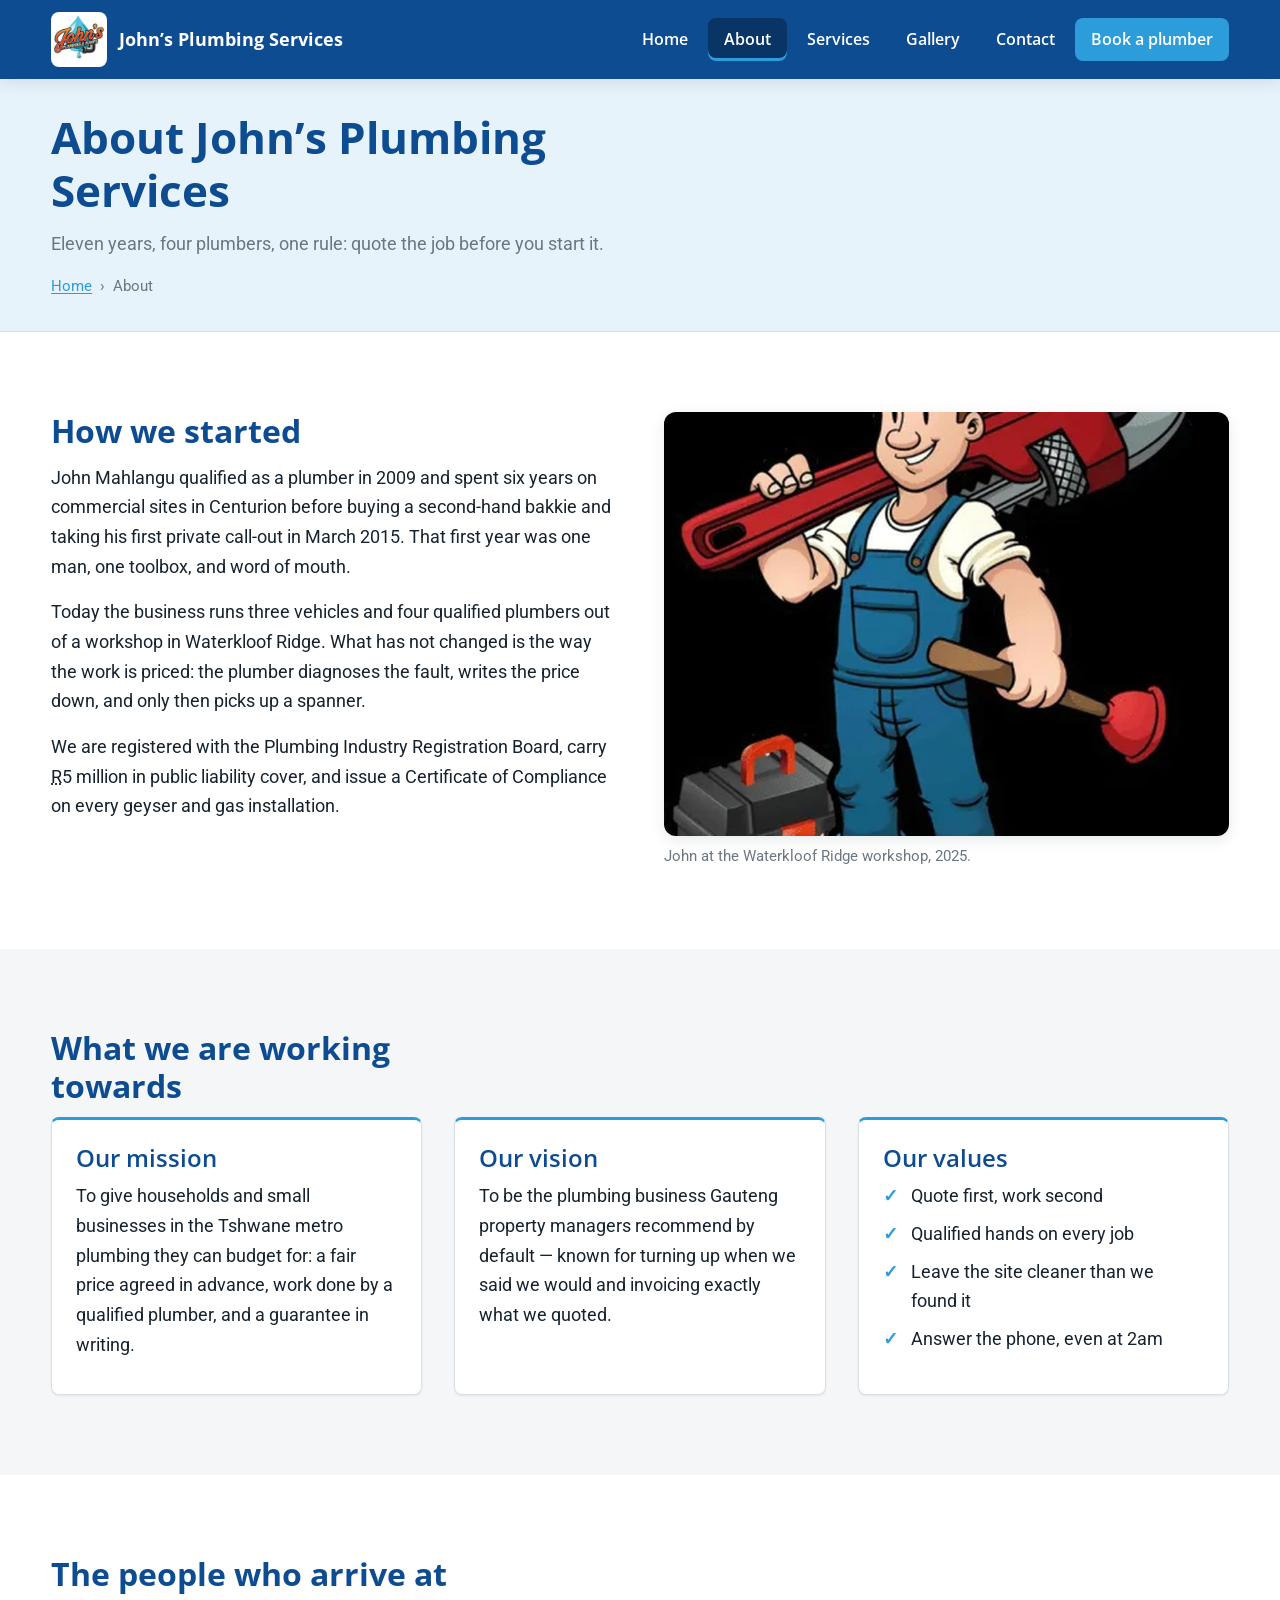
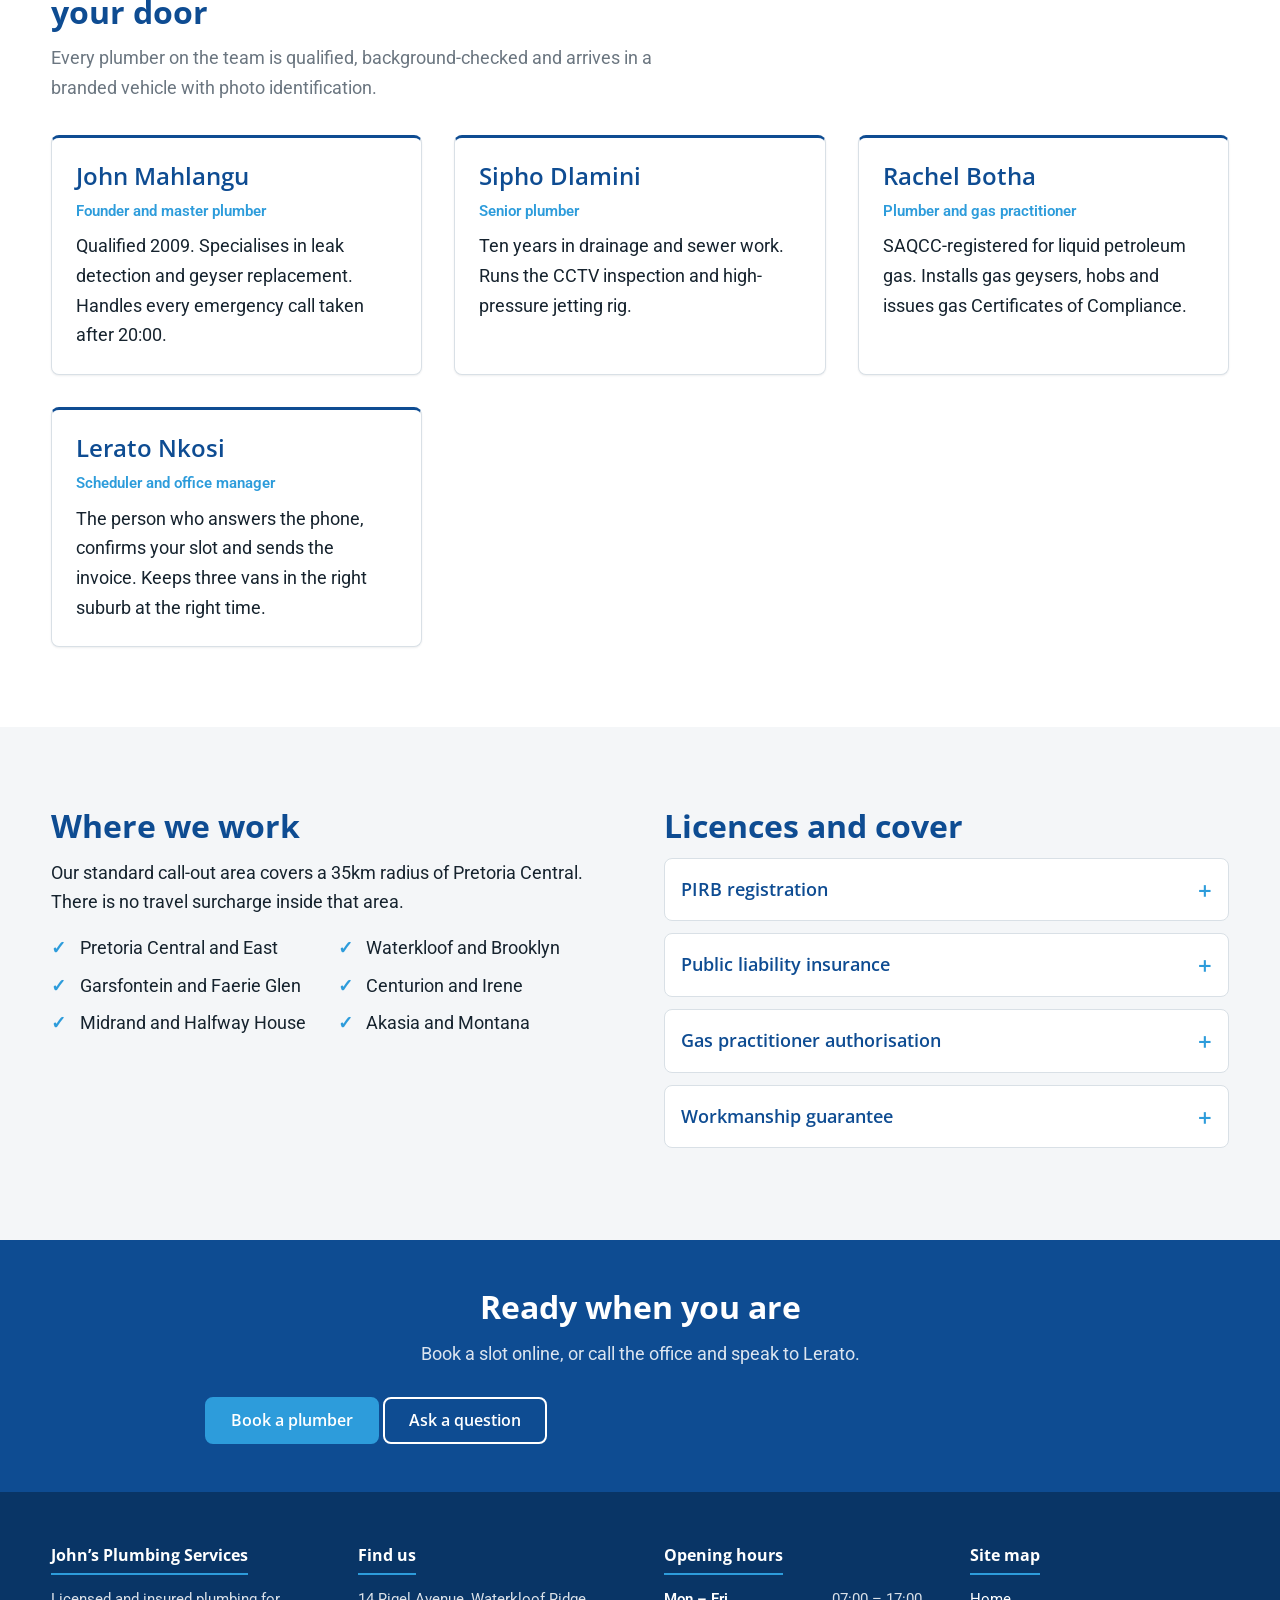
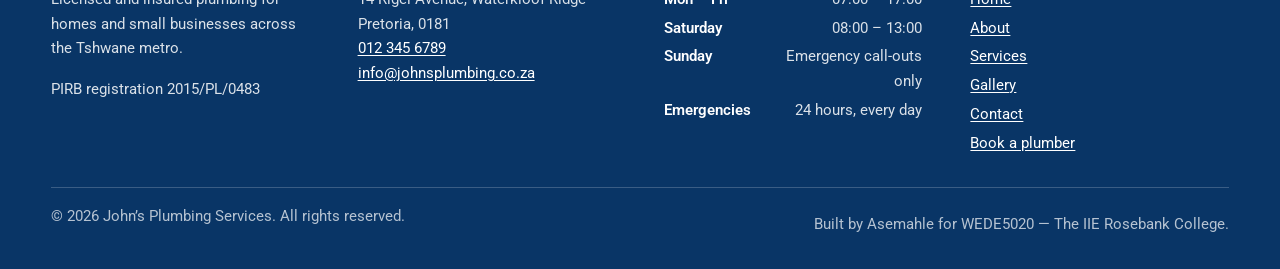
<file: WEDE5020-ASEMAHLE/about.html>
<!DOCTYPE html>

<html lang="en-ZA">

<head>
  <meta charset="UTF-8">
  <meta name="viewport" content="width=device-width, initial-scale=1.0">

  <!-- Each page gets its OWN description. Duplicate descriptions across pages
       are a common SEO mistake and search engines simply ignore them. -->
  <meta name="description" content="Meet the team behind John's Plumbing Services. A PIRB-registered Pretoria plumbing business trading since 2015, with four qualified plumbers and a written workmanship guarantee.">
  <meta name="keywords" content="about John's Plumbing, PIRB registered plumber, plumbing team Pretoria, qualified plumbers Gauteng">
  <meta name="author" content="John's Plumbing Services">

  <title>About us | John's Plumbing Services</title>

  <link rel="preconnect" href="https://fonts.googleapis.com">
  <link rel="preconnect" href="https://fonts.gstatic.com" crossorigin>
  <link href="https://fonts.googleapis.com/css2?family=Open+Sans:wght@400;600;700&family=Roboto:wght@300;400;500&display=swap" rel="stylesheet">
  <link rel="stylesheet" href="css/style.css">
</head>

<body>

  <a class="skip-link" href="#main-content">Skip to main content</a>

  <!--SITE HEADER-->
  <header class="site-header">
    <div class="wrapper site-header__bar">
      <a class="brand" href="index.html">
        <img class="brand__logo"
             src="images/logo-120.png"
             srcset="images/logo-120.png 120w, images/logo-240.png 240w"
             sizes="(min-width: 48em) 4rem, 3rem"
             width="120" height="118"
             alt="John's Plumbing Services logo">
        <span class="brand__name">John&rsquo;s Plumbing Services</span>
      </a>

      <input class="nav-toggle" type="checkbox" id="nav-toggle">
      <label class="nav-toggle__btn" for="nav-toggle">
        <span class="nav-toggle__bars" aria-hidden="true"></span>
        <span class="nav-toggle__text">Menu</span>
      </label>

      <nav class="site-nav" aria-label="Main navigation">
        <ul class="site-nav__list">
          <li><a class="site-nav__link" href="index.html">Home</a></li>
          <li><a class="site-nav__link is-current" href="about.html" aria-current="page">About</a></li>
          <li><a class="site-nav__link" href="services.html">Services</a></li>
          <li><a class="site-nav__link" href="gallery.html">Gallery</a></li>
          <li><a class="site-nav__link" href="contact.html">Contact</a></li>
          <li><a class="site-nav__link site-nav__link--cta" href="booking.html">Book a plumber</a></li>
        </ul>
      </nav>
    </div>
  </header>

  <main id="main-content">

    <section class="page-head">
      <div class="wrapper">
        <h1 class="page-head__title">About John&rsquo;s Plumbing Services</h1>
        <p class="page-head__lead">
          Eleven years, four plumbers, one rule: quote the job before you start it.
        </p>


        <nav class="breadcrumb" aria-label="Breadcrumb">
          <ol class="breadcrumb__list">
            <li><a href="index.html">Home</a></li>
            <li aria-current="page">About</li>
          </ol>
        </nav>
      </div>
    </section>

    <!--OUR STORY-->
    <section class="section" aria-labelledby="story-heading">
      <div class="wrapper split">

        <div class="split__text">
          <h2 class="section__heading" id="story-heading">How we started</h2>
          <p>
            John Mahlangu qualified as a plumber in 2009 and spent six years on
            commercial sites in Centurion before buying a second-hand bakkie and
            taking his first private call-out in
            <time datetime="2015-03">March 2015</time>. That first year was one man,
            one toolbox, and word of mouth.
          </p>
          <p>
            Today the business runs three vehicles and four qualified plumbers out
            of a workshop in Waterkloof Ridge. What has not changed is the way the
            work is priced: the plumber diagnoses the fault, writes the price down,
            and only then picks up a spanner.
          </p>
          <p>
            We are registered with the Plumbing Industry Registration Board, carry
            <abbr title="Rand">R</abbr>5 million in public liability cover, and issue a
            Certificate of Compliance on every geyser and gas installation.
          </p>
        </div>

        <figure class="split__media">
          <img src="images/about-team-800.jpg"
               srcset="images/about-team-400.jpg 400w,
                       images/about-team-800.jpg 800w"
               sizes="(min-width: 48em) 45vw, 100vw"
               width="800" height="600"
               loading="lazy"
               alt="John Mahlangu preparing pipe fittings at the workshop bench">
          <figcaption>John at the Waterkloof Ridge workshop, 2025.</figcaption>
        </figure>

      </div>
    </section>

    <!--MISSION, VISION, VALUES-->
    <section class="section section--tinted" aria-labelledby="purpose-heading">
      <div class="wrapper">
        <h2 class="section__heading" id="purpose-heading">What we are working towards</h2>

        <div class="card-grid">

          <article class="card">
            <h3 class="card__title">Our mission</h3>
            <p>
              To give households and small businesses in the Tshwane metro plumbing
              they can budget for: a fair price agreed in advance, work done by a
              qualified plumber, and a guarantee in writing.
            </p>
          </article>

          <article class="card">
            <h3 class="card__title">Our vision</h3>
            <p>
              To be the plumbing business Gauteng property managers recommend by
              default &mdash; known for turning up when we said we would and
              invoicing exactly what we quoted.
            </p>
          </article>

          <article class="card">
            <h3 class="card__title">Our values</h3>
            <!-- A list, because these are discrete items rather than prose. -->
            <ul class="tick-list">
              <li>Quote first, work second</li>
              <li>Qualified hands on every job</li>
              <li>Leave the site cleaner than we found it</li>
              <li>Answer the phone, even at 2am</li>
            </ul>
          </article>

        </div>
      </div>
    </section>

    <!-- THE TEAM Each person is an <article> - a self-contained unit of content.-->
    <section class="section" aria-labelledby="team-heading">
      <div class="wrapper">
        <h2 class="section__heading" id="team-heading">The people who arrive at your door</h2>
        <p class="section__intro">
          Every plumber on the team is qualified, background-checked and arrives in a
          branded vehicle with photo identification.
        </p>

        <div class="card-grid">

          <article class="card card--person">
            <h3 class="card__title">John Mahlangu</h3>
            <p class="card__role">Founder and master plumber</p>
            <p>
              Qualified 2009. Specialises in leak detection and geyser replacement.
              Handles every emergency call taken after 20:00.
            </p>
          </article>

          <article class="card card--person">
            <h3 class="card__title">Sipho Dlamini</h3>
            <p class="card__role">Senior plumber</p>
            <p>
              Ten years in drainage and sewer work. Runs the CCTV inspection and
              high-pressure jetting rig.
            </p>
          </article>

          <article class="card card--person">
            <h3 class="card__title">Rachel Botha</h3>
            <p class="card__role">Plumber and gas practitioner</p>
            <p>
              SAQCC-registered for liquid petroleum gas. Installs gas geysers, hobs
              and issues gas Certificates of Compliance.
            </p>
          </article>

          <article class="card card--person">
            <h3 class="card__title">Lerato Nkosi</h3>
            <p class="card__role">Scheduler and office manager</p>
            <p>
              The person who answers the phone, confirms your slot and sends the
              invoice. Keeps three vans in the right suburb at the right time.
            </p>
          </article>

        </div>
      </div>
    </section>

    <!--SERVICE AREA AND CREDENTIALS-->
    <section class="section section--tinted" aria-labelledby="coverage-heading">
      <div class="wrapper split">

        <div class="split__text">
          <h2 class="section__heading" id="coverage-heading">Where we work</h2>
          <p>
            Our standard call-out area covers a 35km radius of Pretoria Central.
            There is no travel surcharge inside that area.
          </p>
          <ul class="tick-list tick-list--columns">
            <li>Pretoria Central and East</li>
            <li>Waterkloof and Brooklyn</li>
            <li>Garsfontein and Faerie Glen</li>
            <li>Centurion and Irene</li>
            <li>Midrand and Halfway House</li>
            <li>Akasia and Montana</li>
          </ul>
        </div>

        <div class="split__text">
          <h2 class="section__heading">Licences and cover</h2>

          <details class="disclosure">
            <summary>PIRB registration</summary>
            <p>
              Registered with the Plumbing Industry Registration Board under number
              2015/PL/0483. This allows us to issue Certificates of Compliance for
              geyser and water installations, which most household insurers require.
            </p>
          </details>

          <details class="disclosure">
            <summary>Public liability insurance</summary>
            <p>
              R5 million cover through Santam. A certificate is available on request
              and is supplied automatically for body corporate and commercial work.
            </p>
          </details>

          <details class="disclosure">
            <summary>Gas practitioner authorisation</summary>
            <p>
              One team member holds SAQCC Gas authorisation, so LP gas installations
              are signed off legally rather than sub-contracted out.
            </p>
          </details>

          <details class="disclosure">
            <summary>Workmanship guarantee</summary>
            <p>
              Labour on every job is guaranteed for 12 months. Parts carry whatever
              warranty the manufacturer supplies, which we register on your behalf.
            </p>
          </details>
        </div>

      </div>
    </section>

    <!--CLOSING CALL TO ACTION-->
    <section class="cta" aria-labelledby="about-cta-heading">
      <div class="wrapper cta__inner">
        <h2 class="cta__heading" id="about-cta-heading">Ready when you are</h2>
        <p class="cta__text">Book a slot online, or call the office and speak to Lerato.</p>
        <p>
          <a class="button button--primary" href="booking.html">Book a plumber</a>
          <a class="button button--ghost" href="contact.html">Ask a question</a>
        </p>
      </div>
    </section>

  </main>

  <!--  SITE FOOTER   -->
  <footer class="site-footer">
    <div class="wrapper site-footer__grid">

      <div class="site-footer__col">
        <h2 class="site-footer__heading">John&rsquo;s Plumbing Services</h2>
        <p>Licensed and insured plumbing for homes and small businesses across the Tshwane metro.</p>
        <p>PIRB registration 2015/PL/0483</p>
      </div>

      <div class="site-footer__col">
        <h2 class="site-footer__heading">Find us</h2>
        <address class="site-footer__address">
          14 Rigel Avenue, Waterkloof Ridge<br>
          Pretoria, 0181<br>
          <a href="tel:+27123456789">012 345 6789</a><br>
          <a href="mailto:info@johnsplumbing.co.za">info@johnsplumbing.co.za</a>
        </address>
      </div>

      <div class="site-footer__col">
        <h2 class="site-footer__heading">Opening hours</h2>
        <dl class="hours">
          <dt>Mon &ndash; Fri</dt><dd>07:00 &ndash; 17:00</dd>
          <dt>Saturday</dt><dd>08:00 &ndash; 13:00</dd>
          <dt>Sunday</dt><dd>Emergency call-outs only</dd>
          <dt>Emergencies</dt><dd>24 hours, every day</dd>
        </dl>
      </div>

      <div class="site-footer__col">
        <h2 class="site-footer__heading">Site map</h2>
        <nav aria-label="Footer navigation">
          <ul class="site-footer__list">
            <li><a href="index.html">Home</a></li>
            <li><a href="about.html">About</a></li>
            <li><a href="services.html">Services</a></li>
            <li><a href="gallery.html">Gallery</a></li>
            <li><a href="contact.html">Contact</a></li>
            <li><a href="booking.html">Book a plumber</a></li>
          </ul>
        </nav>
      </div>

    </div>

    <div class="wrapper site-footer__legal">
      <p><small>&copy; <time datetime="2026">2026</time> John&rsquo;s Plumbing Services. All rights reserved.</small></p>
      <p><small>Built by Asemahle for WEDE5020 &mdash; The IIE Rosebank College.</small></p>
    </div>
  </footer>

</body>
</html>
</file>
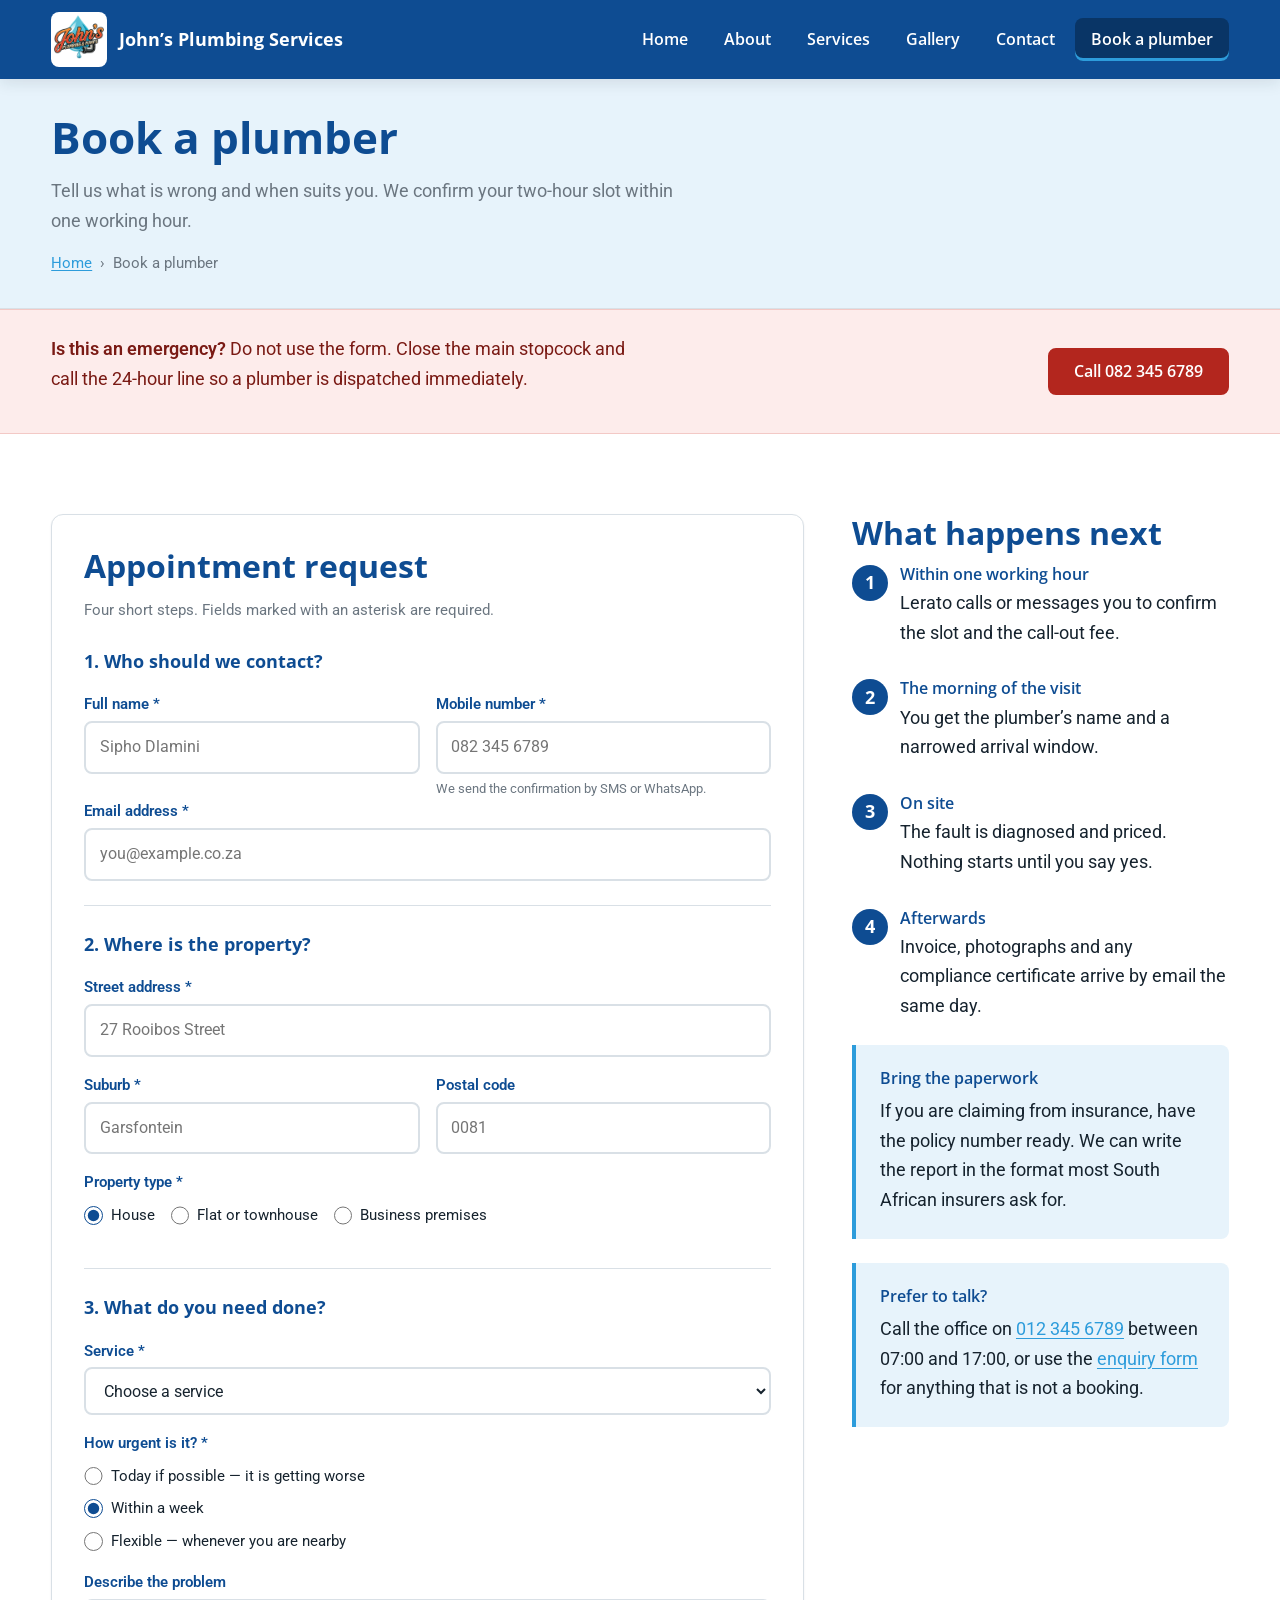
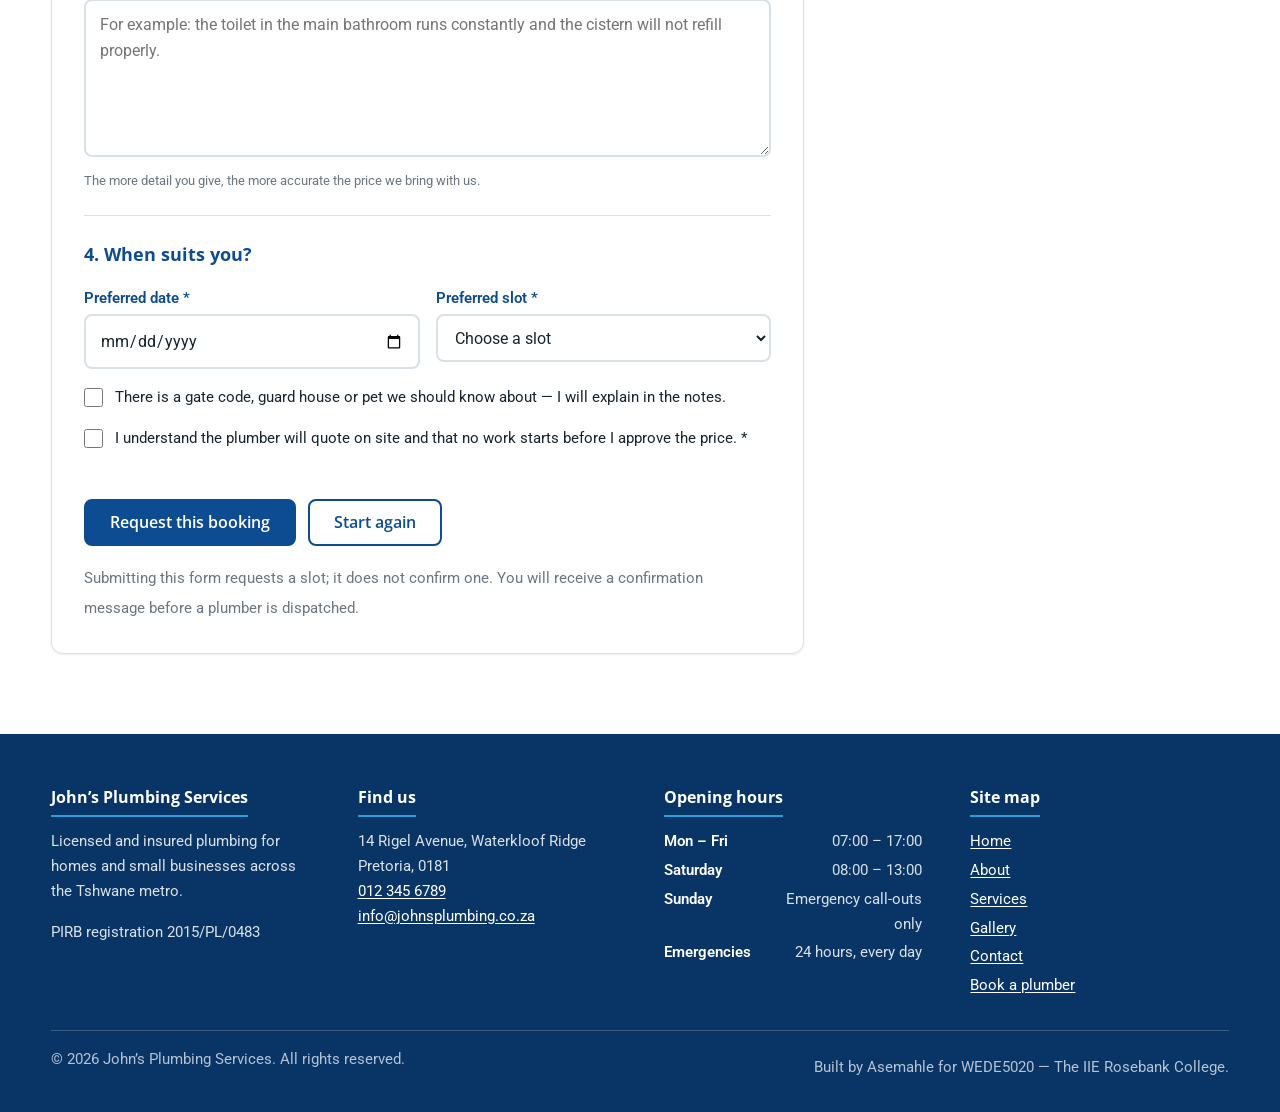
<file: WEDE5020-ASEMAHLE/booking.html>
<!DOCTYPE html>

<html lang="en-ZA">

<head>
  <meta charset="UTF-8">
  <meta name="viewport" content="width=device-width, initial-scale=1.0">
  <meta name="description" content="Book a plumber online in Pretoria. Choose a service, pick a two-hour slot, and John's Plumbing Services will confirm within one working hour.">
  <meta name="keywords" content="book plumber online Pretoria, plumbing appointment, schedule plumber Gauteng, emergency booking">
  <meta name="author" content="John's Plumbing Services">

  <title>Book a plumber | John's Plumbing Services</title>

  <link rel="preconnect" href="https://fonts.googleapis.com">
  <link rel="preconnect" href="https://fonts.gstatic.com" crossorigin>
  <link href="https://fonts.googleapis.com/css2?family=Open+Sans:wght@400;600;700&family=Roboto:wght@300;400;500&display=swap" rel="stylesheet">
  <link rel="stylesheet" href="css/style.css">
</head>

<body>

  <a class="skip-link" href="#main-content">Skip to main content</a>

  <!--  SITE HEADER  -->
  <header class="site-header">
    <div class="wrapper site-header__bar">
      <a class="brand" href="index.html">
        <img class="brand__logo"
             src="images/logo-120.png"
             srcset="images/logo-120.png 120w, images/logo-240.png 240w"
             sizes="(min-width: 48em) 4rem, 3rem"
             width="120" height="118"
             alt="John's Plumbing Services logo">
        <span class="brand__name">John&rsquo;s Plumbing Services</span>
      </a>

      <input class="nav-toggle" type="checkbox" id="nav-toggle">
      <label class="nav-toggle__btn" for="nav-toggle">
        <span class="nav-toggle__bars" aria-hidden="true"></span>
        <span class="nav-toggle__text">Menu</span>
      </label>

      <nav class="site-nav" aria-label="Main navigation">
        <ul class="site-nav__list">
          <li><a class="site-nav__link" href="index.html">Home</a></li>
          <li><a class="site-nav__link" href="about.html">About</a></li>
          <li><a class="site-nav__link" href="services.html">Services</a></li>
          <li><a class="site-nav__link" href="gallery.html">Gallery</a></li>
          <li><a class="site-nav__link" href="contact.html">Contact</a></li>
          <li><a class="site-nav__link site-nav__link--cta is-current" href="booking.html" aria-current="page">Book a plumber</a></li>
        </ul>
      </nav>
    </div>
  </header>

  <main id="main-content">

    <!--  PAGE HEADER  -->
    <section class="page-head">
      <div class="wrapper">
        <h1 class="page-head__title">Book a plumber</h1>
        <p class="page-head__lead">
          Tell us what is wrong and when suits you. We confirm your two-hour slot
          within one working hour.
        </p>

        <nav class="breadcrumb" aria-label="Breadcrumb">
          <ol class="breadcrumb__list">
            <li><a href="index.html">Home</a></li>
            <li aria-current="page">Book a plumber</li>
          </ol>
        </nav>
      </div>
    </section>

    <!-- EMERGENCY DIVERSION -->
    <aside class="notice" aria-label="Emergency contact">
      <div class="wrapper notice__inner">
        <p class="notice__text">
          <strong>Is this an emergency?</strong> Do not use the form. Close the main
          stopcock and call the 24-hour line so a plumber is dispatched immediately.
        </p>
        <a class="button button--alert" href="tel:+27823456789">Call 082 345 6789</a>
      </div>
    </aside>

    <!-- BOOKING LAYOUT -->
    <section class="section" aria-labelledby="booking-heading">
      <div class="wrapper booking-layout">

        <!-- THE BOOKING FORM  -->
        <div class="booking-form">
          <form class="form">
            <h2 class="section__heading" id="booking-heading">Appointment request</h2>
            <p class="form__intro">
              Four short steps. Fields marked with an asterisk are required.
            </p>

            <!-- STEP 1  -->
            <fieldset class="form__group">
              <legend class="form__legend">1. Who should we contact?</legend>

              <div class="field-row">
                <p class="field">
                  <label class="field__label" for="book-name">Full name <span aria-hidden="true">*</span></label>
                  <input class="field__input" type="text" id="book-name" name="name"
                         required autocomplete="name" placeholder="Sipho Dlamini">
                </p>

                <p class="field">
                  <label class="field__label" for="book-phone">Mobile number <span aria-hidden="true">*</span></label>
                  <input class="field__input" type="tel" id="book-phone" name="phone"
                         required autocomplete="tel" placeholder="082 345 6789"
                         pattern="[0-9+()\s-]{10,15}" aria-describedby="book-phone-hint">
                  <small class="field__hint" id="book-phone-hint">We send the confirmation by SMS or WhatsApp.</small>
                </p>
              </div>

              <p class="field">
                <label class="field__label" for="book-email">Email address <span aria-hidden="true">*</span></label>
                <input class="field__input" type="email" id="book-email" name="email"
                       required autocomplete="email" placeholder="you@example.co.za">
              </p>
            </fieldset>

            <!-- STEP 2  -->
            <fieldset class="form__group">
              <legend class="form__legend">2. Where is the property?</legend>

              <p class="field">
                <label class="field__label" for="book-street">Street address <span aria-hidden="true">*</span></label>
                <input class="field__input" type="text" id="book-street" name="street"
                       required autocomplete="street-address" placeholder="27 Rooibos Street">
              </p>

              <div class="field-row">
                <p class="field">
                  <label class="field__label" for="book-suburb">Suburb <span aria-hidden="true">*</span></label>
                  <input class="field__input" type="text" id="book-suburb" name="suburb"
                         required autocomplete="address-level2" placeholder="Garsfontein">
                </p>

                <p class="field">
                  <label class="field__label" for="book-postcode">Postal code</label>
                  <!-- inputmode -->
                  <input class="field__input" type="text" id="book-postcode" name="postcode"
                         autocomplete="postal-code" inputmode="numeric"
                         pattern="[0-9]{4}" maxlength="4" placeholder="0081">
                </p>
              </div>

            
              <fieldset class="field-set-inner">
                <legend class="field__label">Property type <span aria-hidden="true">*</span></legend>
                <div class="radio-row">
                  <span class="radio">
                    <input type="radio" id="prop-house" name="property" value="house" required checked>
                    <label for="prop-house">House</label>
                  </span>
                  <span class="radio">
                    <input type="radio" id="prop-flat" name="property" value="flat">
                    <label for="prop-flat">Flat or townhouse</label>
                  </span>
                  <span class="radio">
                    <input type="radio" id="prop-business" name="property" value="business">
                    <label for="prop-business">Business premises</label>
                  </span>
                </div>
              </fieldset>
            </fieldset>

            <!-- STEP 3 -->
            <fieldset class="form__group">
              <legend class="form__legend">3. What do you need done?</legend>

              <p class="field">
                <label class="field__label" for="book-service">Service <span aria-hidden="true">*</span></label>
                <select class="field__input" id="book-service" name="service" required>
                  <option value="">Choose a service</option>
                  <option value="leak-detection">Leak detection and repair</option>
                  <option value="geyser">Geyser installation or replacement</option>
                  <option value="drains">Blocked drain or sewer line</option>
                  <option value="fittings">Bathroom or kitchen fittings</option>
                  <option value="gas">Gas installation or certificate</option>
                  <option value="maintenance">General maintenance or inspection</option>
                  <option value="other">Something else</option>
                </select>
              </p>

              <fieldset class="field-set-inner">
                <legend class="field__label">How urgent is it? <span aria-hidden="true">*</span></legend>
                <div class="radio-row radio-row--stack">
                  <span class="radio">
                    <input type="radio" id="urg-today" name="urgency" value="today" required>
                    <label for="urg-today">Today if possible &mdash; it is getting worse</label>
                  </span>
                  <span class="radio">
                    <input type="radio" id="urg-week" name="urgency" value="week" checked>
                    <label for="urg-week">Within a week</label>
                  </span>
                  <span class="radio">
                    <input type="radio" id="urg-flexible" name="urgency" value="flexible">
                    <label for="urg-flexible">Flexible &mdash; whenever you are nearby</label>
                  </span>
                </div>
              </fieldset>

              <p class="field">
                <label class="field__label" for="book-notes">Describe the problem</label>
                <textarea class="field__input field__input--area" id="book-notes" name="notes" rows="5"
                          placeholder="For example: the toilet in the main bathroom runs constantly and the cistern will not refill properly."></textarea>
                <small class="field__hint">The more detail you give, the more accurate the price we bring with us.</small>
              </p>
            </fieldset>

            <!-- STEP 4 -->
            <fieldset class="form__group">
              <legend class="form__legend">4. When suits you?</legend>

              <div class="field-row">
                <p class="field">
                  <label class="field__label" for="book-date">Preferred date <span aria-hidden="true">*</span></label>
                  
                  <input class="field__input" type="date" id="book-date" name="date"
                         required min="2026-01-01">
                </p>

                <p class="field">
                  <label class="field__label" for="book-slot">Preferred slot <span aria-hidden="true">*</span></label>
                  <select class="field__input" id="book-slot" name="slot" required>
                    <option value="">Choose a slot</option>
                    <option value="08-10">08:00 &ndash; 10:00</option>
                    <option value="10-12">10:00 &ndash; 12:00</option>
                    <option value="12-14">12:00 &ndash; 14:00</option>
                    <option value="14-16">14:00 &ndash; 16:00</option>
                    <option value="16-18">16:00 &ndash; 18:00</option>
                  </select>
                </p>
              </div>

              <p class="field field--check">
                <input class="field__check" type="checkbox" id="book-access" name="access">
                <label class="field__label field__label--inline" for="book-access">
                  There is a gate code, guard house or pet we should know about &mdash; I will explain in the notes.
                </label>
              </p>

              <p class="field field--check">
                <input class="field__check" type="checkbox" id="book-consent" name="consent" required>
                <label class="field__label field__label--inline" for="book-consent">
                  I understand the plumber will quote on site and that no work starts before I approve the price. <span aria-hidden="true">*</span>
                </label>
              </p>
            </fieldset>

            <p class="form__actions">
              <button class="button button--primary" type="submit">Request this booking</button>
              <button class="button button--ghost" type="reset">Start again</button>
            </p>

            <p class="form__footnote">
              <small>
                Submitting this form requests a slot; it does not confirm one. You will
                receive a confirmation message before a plumber is dispatched.
              </small>
            </p>

          </form>
        </div>

        <!-- SUPPORTING SIDEBAR -->
        <aside class="booking-aside" aria-labelledby="booking-aside-heading">
          <h2 class="section__heading" id="booking-aside-heading">What happens next</h2>

          <ol class="steps steps--compact">
            <li class="steps__item">
              <h3 class="steps__title">Within one working hour</h3>
              <p>Lerato calls or messages you to confirm the slot and the call-out fee.</p>
            </li>
            <li class="steps__item">
              <h3 class="steps__title">The morning of the visit</h3>
              <p>You get the plumber&rsquo;s name and a narrowed arrival window.</p>
            </li>
            <li class="steps__item">
              <h3 class="steps__title">On site</h3>
              <p>The fault is diagnosed and priced. Nothing starts until you say yes.</p>
            </li>
            <li class="steps__item">
              <h3 class="steps__title">Afterwards</h3>
              <p>Invoice, photographs and any compliance certificate arrive by email the same day.</p>
            </li>
          </ol>

          <div class="callout">
            <h3 class="callout__title">Bring the paperwork</h3>
            <p>
              If you are claiming from insurance, have the policy number ready. We can
              write the report in the format most South African insurers ask for.
            </p>
          </div>

          <div class="callout">
            <h3 class="callout__title">Prefer to talk?</h3>
            <p>
              Call the office on <a href="tel:+27123456789">012 345 6789</a> between
              07:00 and 17:00, or use the
              <a href="contact.html">enquiry form</a> for anything that is not a booking.
            </p>
          </div>
        </aside>

      </div>
    </section>

  </main>

  <!-- SITE FOOTER -->
  <footer class="site-footer">
    <div class="wrapper site-footer__grid">

      <div class="site-footer__col">
        <h2 class="site-footer__heading">John&rsquo;s Plumbing Services</h2>
        <p>Licensed and insured plumbing for homes and small businesses across the Tshwane metro.</p>
        <p>PIRB registration 2015/PL/0483</p>
      </div>

      <div class="site-footer__col">
        <h2 class="site-footer__heading">Find us</h2>
        <address class="site-footer__address">
          14 Rigel Avenue, Waterkloof Ridge<br>
          Pretoria, 0181<br>
          <a href="tel:+27123456789">012 345 6789</a><br>
          <a href="mailto:info@johnsplumbing.co.za">info@johnsplumbing.co.za</a>
        </address>
      </div>

      <div class="site-footer__col">
        <h2 class="site-footer__heading">Opening hours</h2>
        <dl class="hours">
          <dt>Mon &ndash; Fri</dt><dd>07:00 &ndash; 17:00</dd>
          <dt>Saturday</dt><dd>08:00 &ndash; 13:00</dd>
          <dt>Sunday</dt><dd>Emergency call-outs only</dd>
          <dt>Emergencies</dt><dd>24 hours, every day</dd>
        </dl>
      </div>

      <div class="site-footer__col">
        <h2 class="site-footer__heading">Site map</h2>
        <nav aria-label="Footer navigation">
          <ul class="site-footer__list">
            <li><a href="index.html">Home</a></li>
            <li><a href="about.html">About</a></li>
            <li><a href="services.html">Services</a></li>
            <li><a href="gallery.html">Gallery</a></li>
            <li><a href="contact.html">Contact</a></li>
            <li><a href="booking.html">Book a plumber</a></li>
          </ul>
        </nav>
      </div>

    </div>

    <div class="wrapper site-footer__legal">
      <p><small>&copy; <time datetime="2026">2026</time> John&rsquo;s Plumbing Services. All rights reserved.</small></p>
      <p><small>Built by Asemahle for WEDE5020 &mdash; The IIE Rosebank College.</small></p>
    </div>
  </footer>

</body>
</html>
</file>
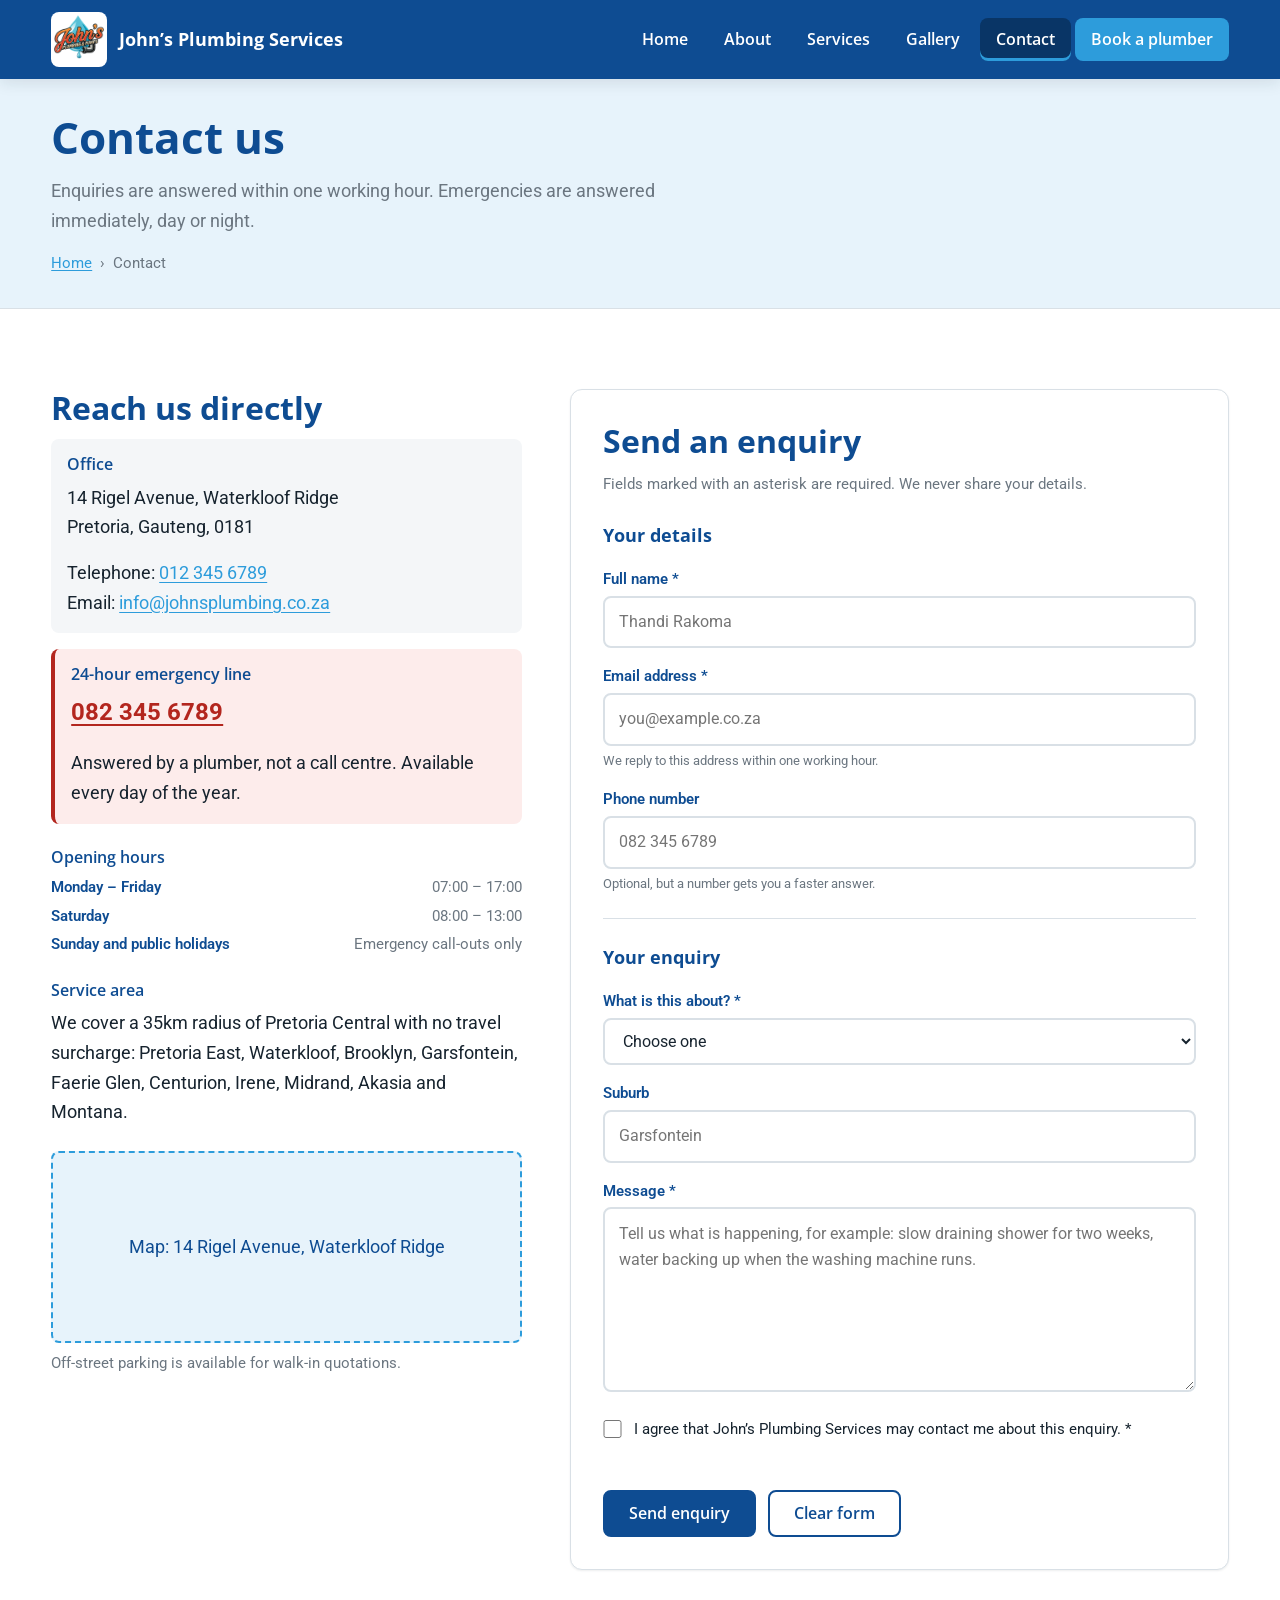
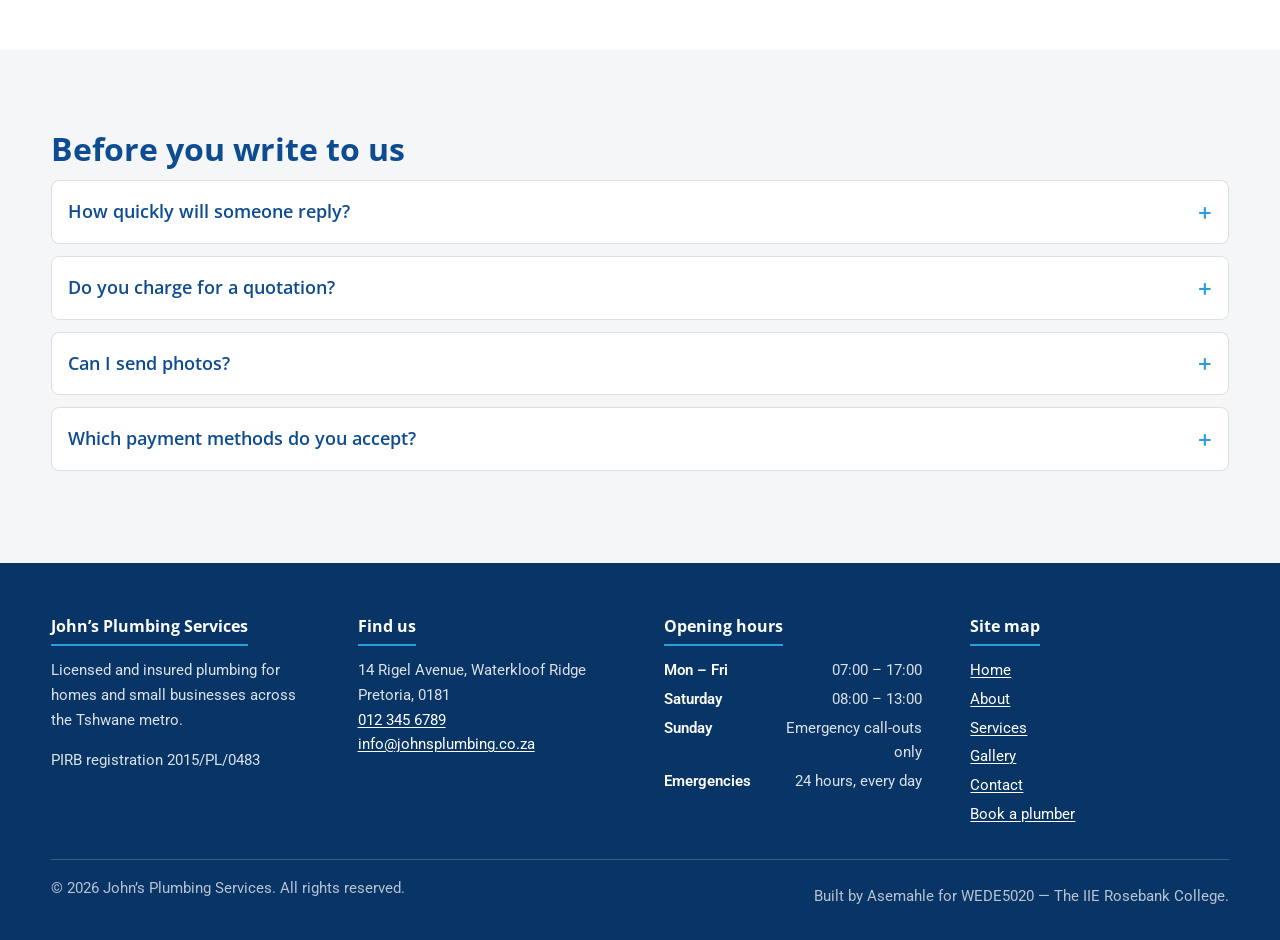
<file: WEDE5020-ASEMAHLE/contact.html>
<!DOCTYPE html>

<html lang="en-ZA">

<head>
  <meta charset="UTF-8">
  <meta name="viewport" content="width=device-width, initial-scale=1.0">
  <meta name="description" content="Contact John's Plumbing Services in Pretoria. Phone 012 345 6789, 24-hour emergency line 082 345 6789, or send an enquiry and we will reply within one working hour.">
  <meta name="keywords" content="contact plumber Pretoria, plumbing quote request, emergency plumber number, John's Plumbing contact">
  <meta name="author" content="John's Plumbing Services">

  <title>Contact us | John's Plumbing Services</title>

  <link rel="preconnect" href="https://fonts.googleapis.com">
  <link rel="preconnect" href="https://fonts.gstatic.com" crossorigin>
  <link href="https://fonts.googleapis.com/css2?family=Open+Sans:wght@400;600;700&family=Roboto:wght@300;400;500&display=swap" rel="stylesheet">
  <link rel="stylesheet" href="css/style.css">
</head>

<body>

  <a class="skip-link" href="#main-content">Skip to main content</a>

  <!-- SITE HEADER -->
  <header class="site-header">
    <div class="wrapper site-header__bar">
      <a class="brand" href="index.html">
        <img class="brand__logo"
             src="images/logo-120.png"
             srcset="images/logo-120.png 120w, images/logo-240.png 240w"
             sizes="(min-width: 48em) 4rem, 3rem"
             width="120" height="118"
             alt="John's Plumbing Services logo">
        <span class="brand__name">John&rsquo;s Plumbing Services</span>
      </a>

      <input class="nav-toggle" type="checkbox" id="nav-toggle">
      <label class="nav-toggle__btn" for="nav-toggle">
        <span class="nav-toggle__bars" aria-hidden="true"></span>
        <span class="nav-toggle__text">Menu</span>
      </label>

      <nav class="site-nav" aria-label="Main navigation">
        <ul class="site-nav__list">
          <li><a class="site-nav__link" href="index.html">Home</a></li>
          <li><a class="site-nav__link" href="about.html">About</a></li>
          <li><a class="site-nav__link" href="services.html">Services</a></li>
          <li><a class="site-nav__link" href="gallery.html">Gallery</a></li>
          <li><a class="site-nav__link is-current" href="contact.html" aria-current="page">Contact</a></li>
          <li><a class="site-nav__link site-nav__link--cta" href="booking.html">Book a plumber</a></li>
        </ul>
      </nav>
    </div>
  </header>

  <main id="main-content">

    <!-- PAGE HEADER -->
    <section class="page-head">
      <div class="wrapper">
        <h1 class="page-head__title">Contact us</h1>
        <p class="page-head__lead">
          Enquiries are answered within one working hour. Emergencies are answered
          immediately, day or night.
        </p>

        <nav class="breadcrumb" aria-label="Breadcrumb">
          <ol class="breadcrumb__list">
            <li><a href="index.html">Home</a></li>
            <li aria-current="page">Contact</li>
          </ol>
        </nav>
      </div>
    </section>

    <!-- CONTACT DETAILS AND ENQUIRY FORM -->
    <section class="section" aria-labelledby="contact-heading">
      <div class="wrapper contact-layout">

          
        <div class="contact-details">
          <h2 class="section__heading" id="contact-heading">Reach us directly</h2>

          
          <address class="contact-card">
            <h3 class="contact-card__title">Office</h3>
            <p>
              14 Rigel Avenue, Waterkloof Ridge<br>
              Pretoria, Gauteng, 0181
            </p>
            <p>
              Telephone: <a href="tel:+27123456789">012 345 6789</a><br>
              Email: <a href="mailto:info@johnsplumbing.co.za">info@johnsplumbing.co.za</a>
            </p>
          </address>

          <address class="contact-card contact-card--alert">
            <h3 class="contact-card__title">24-hour emergency line</h3>
            <p>
              <a href="tel:+27823456789">082 345 6789</a>
            </p>
            <p>Answered by a plumber, not a call centre. Available every day of the year.</p>
          </address>

          <h3 class="contact-card__title">Opening hours</h3>
          <dl class="hours hours--light">
            <dt>Monday &ndash; Friday</dt><dd>07:00 &ndash; 17:00</dd>
            <dt>Saturday</dt><dd>08:00 &ndash; 13:00</dd>
            <dt>Sunday and public holidays</dt><dd>Emergency call-outs only</dd>
          </dl>

          <h3 class="contact-card__title">Service area</h3>
          <p>
            We cover a 35km radius of Pretoria Central with no travel surcharge:
            Pretoria East, Waterkloof, Brooklyn, Garsfontein, Faerie Glen, Centurion,
            Irene, Midrand, Akasia and Montana.
          </p>

          
          <figure class="map-placeholder">
            <div class="map-placeholder__box" role="img" aria-label="Map showing the office location at 14 Rigel Avenue, Waterkloof Ridge, Pretoria">
              <p>Map: 14 Rigel Avenue, Waterkloof Ridge</p>
            </div>
            <figcaption>Off-street parking is available for walk-in quotations.</figcaption>
          </figure>
        </div>

      
        <div class="contact-form">
       
          <form class="form">

            <h2 class="section__heading">Send an enquiry</h2>
            <p class="form__intro">
              Fields marked with an asterisk are required. We never share your details.
            </p>

         
            <fieldset class="form__group">
              <legend class="form__legend">Your details</legend>

              <p class="field">
                
                <label class="field__label" for="contact-name">Full name <span aria-hidden="true">*</span></label>
                <input class="field__input" type="text" id="contact-name" name="name"
                       required autocomplete="name" placeholder="Thandi Rakoma">
              </p>

              <p class="field">
                <label class="field__label" for="contact-email">Email address <span aria-hidden="true">*</span></label>
             
                <input class="field__input" type="email" id="contact-email" name="email"
                       required autocomplete="email" placeholder="you@example.co.za"
                       aria-describedby="email-hint">
                <small class="field__hint" id="email-hint">We reply to this address within one working hour.</small>
              </p>

              <p class="field">
                <label class="field__label" for="contact-phone">Phone number</label>
                
                <input class="field__input" type="tel" id="contact-phone" name="phone"
                       autocomplete="tel" placeholder="082 345 6789"
                       pattern="[0-9+()\s-]{10,15}" aria-describedby="phone-hint">
                <small class="field__hint" id="phone-hint">Optional, but a number gets you a faster answer.</small>
              </p>
            </fieldset>

            <fieldset class="form__group">
              <legend class="form__legend">Your enquiry</legend>

              <p class="field">
                <label class="field__label" for="contact-subject">What is this about? <span aria-hidden="true">*</span></label>
                <select class="field__input" id="contact-subject" name="subject" required>
                  <option value="">Choose one</option>
                  
                  <optgroup label="Work">
                    <option value="quote">Request a quotation</option>
                    <option value="emergency">Emergency call-out</option>
                    <option value="maintenance">Maintenance contract</option>
                  </optgroup>
                  <optgroup label="Admin">
                    <option value="invoice">Invoice or account query</option>
                    <option value="warranty">Warranty claim</option>
                    <option value="feedback">Compliment or complaint</option>
                  </optgroup>
                </select>
              </p>

              <p class="field">
                <label class="field__label" for="contact-suburb">Suburb</label>
                <input class="field__input" type="text" id="contact-suburb" name="suburb"
                       list="suburb-options" placeholder="Garsfontein">
               
                <datalist id="suburb-options">
                  <option value="Pretoria Central"></option>
                  <option value="Waterkloof"></option>
                  <option value="Brooklyn"></option>
                  <option value="Garsfontein"></option>
                  <option value="Faerie Glen"></option>
                  <option value="Centurion"></option>
                  <option value="Midrand"></option>
                  <option value="Akasia"></option>
                </datalist>
              </p>

              <p class="field">
                <label class="field__label" for="contact-message">Message <span aria-hidden="true">*</span></label>
                <textarea class="field__input field__input--area" id="contact-message" name="message"
                          rows="6" required
                          placeholder="Tell us what is happening, for example: slow draining shower for two weeks, water backing up when the washing machine runs."></textarea>
              </p>

              <p class="field field--check">
                <input class="field__check" type="checkbox" id="contact-consent" name="consent" required>
                <label class="field__label field__label--inline" for="contact-consent">
                  I agree that John&rsquo;s Plumbing Services may contact me about this enquiry. <span aria-hidden="true">*</span>
                </label>
              </p>
            </fieldset>

            <p class="form__actions">
             
              <button class="button button--primary" type="submit">Send enquiry</button>
              <button class="button button--ghost" type="reset">Clear form</button>
            </p>

          </form>
        </div>

      </div>
    </section>

    
    <section class="section section--tinted" aria-labelledby="faq-heading">
      <div class="wrapper">
        <h2 class="section__heading" id="faq-heading">Before you write to us</h2>

        <div class="faq">
          <details class="disclosure">
            <summary>How quickly will someone reply?</summary>
            <p>
              Enquiries sent through this form are answered within one working hour
              between 07:00 and 17:00 on weekdays. Anything sent over a weekend is
              answered by 09:00 on Monday. Genuine emergencies should always go to the
              24-hour line instead.
            </p>
          </details>

          <details class="disclosure">
            <summary>Do you charge for a quotation?</summary>
            <p>
              Written quotations are free. A diagnostic call-out, where a plumber has to
              find the fault before it can be priced, is charged at R650 and is credited
              against the repair if you go ahead with us.
            </p>
          </details>

          <details class="disclosure">
            <summary>Can I send photos?</summary>
            <p>
              Yes, and it helps. Send them to
              <a href="mailto:info@johnsplumbing.co.za">info@johnsplumbing.co.za</a>
              or on WhatsApp to 082 345 6789. A photo of the fitting and one of the
              whole room is usually enough for us to price the job over the phone.
            </p>
          </details>

          <details class="disclosure">
            <summary>Which payment methods do you accept?</summary>
            <p>
              EFT, card on site, and SnapScan. Accounts are available for landlords and
              property managers with more than five units. Cash is accepted but we prefer
              not to carry it.
            </p>
          </details>
        </div>
      </div>
    </section>

  </main>

  <!-- SITE FOOTER -->
  <footer class="site-footer">
    <div class="wrapper site-footer__grid">

      <div class="site-footer__col">
        <h2 class="site-footer__heading">John&rsquo;s Plumbing Services</h2>
        <p>Licensed and insured plumbing for homes and small businesses across the Tshwane metro.</p>
        <p>PIRB registration 2015/PL/0483</p>
      </div>

      <div class="site-footer__col">
        <h2 class="site-footer__heading">Find us</h2>
        <address class="site-footer__address">
          14 Rigel Avenue, Waterkloof Ridge<br>
          Pretoria, 0181<br>
          <a href="tel:+27123456789">012 345 6789</a><br>
          <a href="mailto:info@johnsplumbing.co.za">info@johnsplumbing.co.za</a>
        </address>
      </div>

      <div class="site-footer__col">
        <h2 class="site-footer__heading">Opening hours</h2>
        <dl class="hours">
          <dt>Mon &ndash; Fri</dt><dd>07:00 &ndash; 17:00</dd>
          <dt>Saturday</dt><dd>08:00 &ndash; 13:00</dd>
          <dt>Sunday</dt><dd>Emergency call-outs only</dd>
          <dt>Emergencies</dt><dd>24 hours, every day</dd>
        </dl>
      </div>

      <div class="site-footer__col">
        <h2 class="site-footer__heading">Site map</h2>
        <nav aria-label="Footer navigation">
          <ul class="site-footer__list">
            <li><a href="index.html">Home</a></li>
            <li><a href="about.html">About</a></li>
            <li><a href="services.html">Services</a></li>
            <li><a href="gallery.html">Gallery</a></li>
            <li><a href="contact.html">Contact</a></li>
            <li><a href="booking.html">Book a plumber</a></li>
          </ul>
        </nav>
      </div>

    </div>

    <div class="wrapper site-footer__legal">
      <p><small>&copy; <time datetime="2026">2026</time> John&rsquo;s Plumbing Services. All rights reserved.</small></p>
      <p><small>Built by Asemahle for WEDE5020 &mdash; The IIE Rosebank College.</small></p>
    </div>
  </footer>

</body>
</html>
</file>
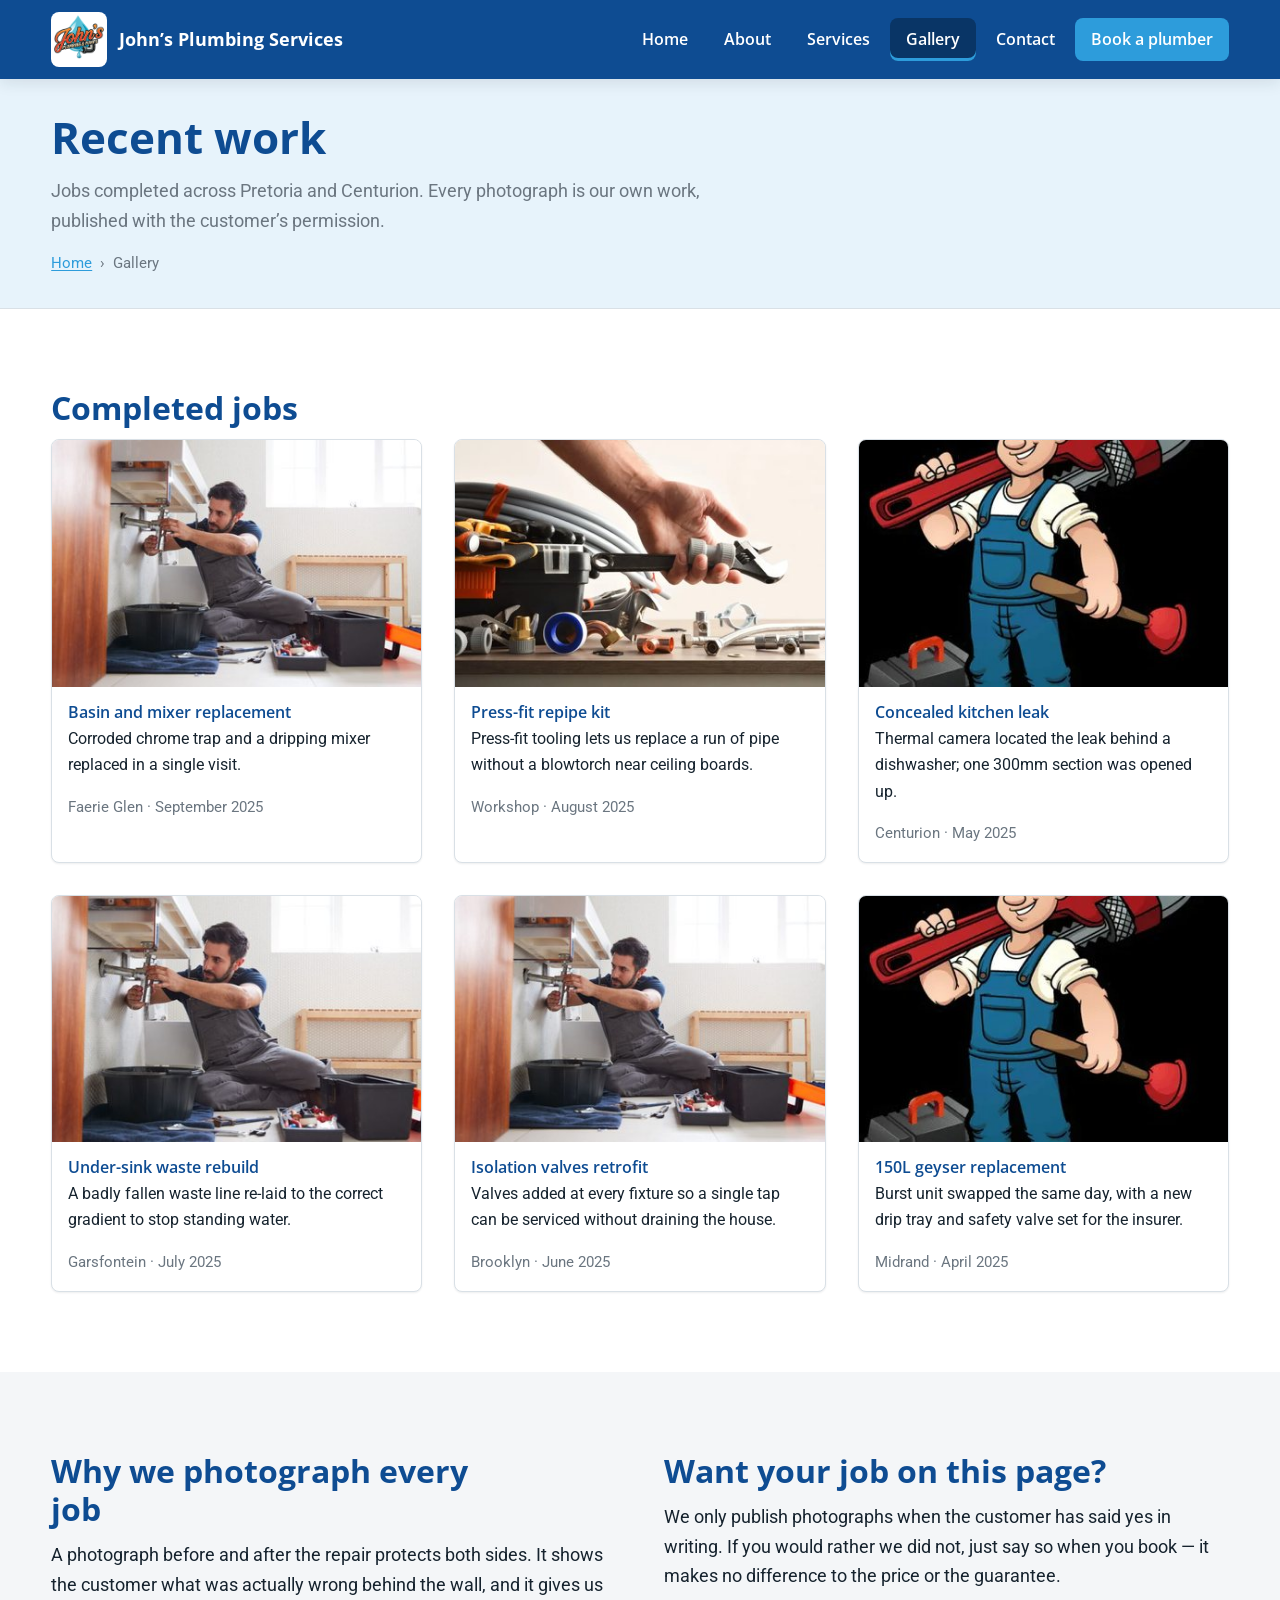
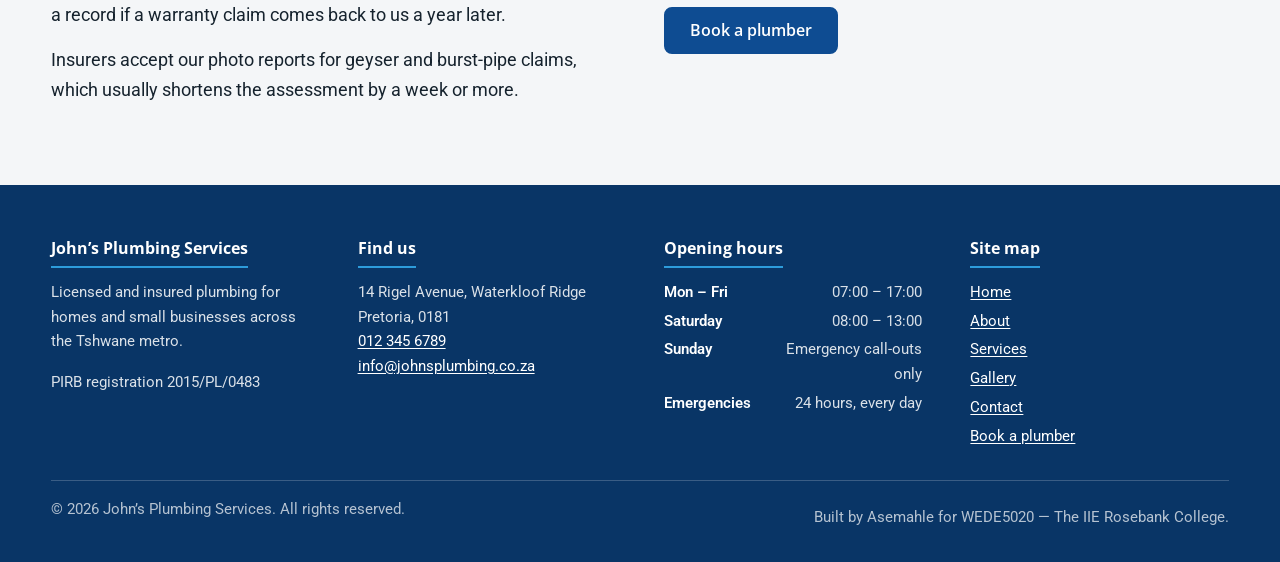
<file: WEDE5020-ASEMAHLE/gallery.html>
<!DOCTYPE html>

<html lang="en-ZA">

<head>
  <meta charset="UTF-8">
  <meta name="viewport" content="width=device-width, initial-scale=1.0">
  <meta name="description" content="Photographs of completed plumbing jobs by John's Plumbing Services in Pretoria - geyser replacements, leak repairs, drain jetting and bathroom installations.">
  <meta name="keywords" content="plumbing gallery Pretoria, completed plumbing jobs, geyser replacement photos, bathroom installation">
  <meta name="author" content="John's Plumbing Services">

  <title>Work gallery | John's Plumbing Services</title>

  <link rel="preconnect" href="https://fonts.googleapis.com">
  <link rel="preconnect" href="https://fonts.gstatic.com" crossorigin>
  <link href="https://fonts.googleapis.com/css2?family=Open+Sans:wght@400;600;700&family=Roboto:wght@300;400;500&display=swap" rel="stylesheet">
  <link rel="stylesheet" href="css/style.css">
</head>

<body>

  <a class="skip-link" href="#main-content">Skip to main content</a>

  <!--  SITE HEADER  -->
  <header class="site-header">
    <div class="wrapper site-header__bar">
      <a class="brand" href="index.html">
        <img class="brand__logo"
             src="images/logo-120.png"
             srcset="images/logo-120.png 120w, images/logo-240.png 240w"
             sizes="(min-width: 48em) 4rem, 3rem"
             width="120" height="118"
             alt="John's Plumbing Services logo">
        <span class="brand__name">John&rsquo;s Plumbing Services</span>
      </a>

      <input class="nav-toggle" type="checkbox" id="nav-toggle">
      <label class="nav-toggle__btn" for="nav-toggle">
        <span class="nav-toggle__bars" aria-hidden="true"></span>
        <span class="nav-toggle__text">Menu</span>
      </label>

      <nav class="site-nav" aria-label="Main navigation">
        <ul class="site-nav__list">
          <li><a class="site-nav__link" href="index.html">Home</a></li>
          <li><a class="site-nav__link" href="about.html">About</a></li>
          <li><a class="site-nav__link" href="services.html">Services</a></li>
          <li><a class="site-nav__link is-current" href="gallery.html" aria-current="page">Gallery</a></li>
          <li><a class="site-nav__link" href="contact.html">Contact</a></li>
          <li><a class="site-nav__link site-nav__link--cta" href="booking.html">Book a plumber</a></li>
        </ul>
      </nav>
    </div>
  </header>

  <main id="main-content">

    <!--  PAGE HEADER  -->
    <section class="page-head">
      <div class="wrapper">
        <h1 class="page-head__title">Recent work</h1>
        <p class="page-head__lead">
          Jobs completed across Pretoria and Centurion. Every photograph is our own
          work, published with the customer&rsquo;s permission.
        </p>

        <nav class="breadcrumb" aria-label="Breadcrumb">
          <ol class="breadcrumb__list">
            <li><a href="index.html">Home</a></li>
            <li aria-current="page">Gallery</li>
          </ol>
        </nav>
      </div>
    </section>

    <!-- ---------------------------------------------------------------------
         GALLERY GRID
         Each item is a <figure> containing the image and a <figcaption> that
         explains it. A caption turns a decorative photo into evidence.

         RESPONSIVE IMAGES
         Each image offers a 400px and an 800px file. The sizes attribute says:
         - at 64em and wider the image occupies about a third of the page
         - at 48em to 64em it occupies about half
         - below that it fills the width
         The browser then downloads the smallest file that will still look sharp.
         loading="lazy" delays downloading images that are below the fold.
         ------------------------------------------------------------------ -->
    <section class="section" aria-labelledby="gallery-heading">
      <div class="wrapper">
        <h2 class="section__heading" id="gallery-heading">Completed jobs</h2>

        <div class="gallery-grid">

          <figure class="gallery__item">
            <img src="images/gallery-bathroom-fitting-800.jpg"
                 srcset="images/gallery-bathroom-fitting-400.jpg 400w,
                         images/gallery-bathroom-fitting-800.jpg 800w"
                 sizes="(min-width: 64em) 30vw, (min-width: 48em) 45vw, 100vw"
                 width="800" height="533"
                 loading="lazy"
                 alt="Plumber fitting a new mixer tap and waste trap beneath a bathroom basin">
            <figcaption class="gallery__caption">
              <h3 class="gallery__title">Basin and mixer replacement</h3>
              <p>Corroded chrome trap and a dripping mixer replaced in a single visit.</p>
              <p class="gallery__meta">Faerie Glen &middot; <time datetime="2025-09-08">September 2025</time></p>
            </figcaption>
          </figure>

          <figure class="gallery__item">
            <img src="images/gallery-toolkit-800.jpg"
                 srcset="images/gallery-toolkit-400.jpg 400w,
                         images/gallery-toolkit-800.jpg 800w"
                 sizes="(min-width: 64em) 30vw, (min-width: 48em) 45vw, 100vw"
                 width="800" height="533"
                 loading="lazy"
                 alt="Organised plumbing toolkit with press-fit tool, pipe cutters and fittings laid out">
            <figcaption class="gallery__caption">
              <h3 class="gallery__title">Press-fit repipe kit</h3>
              <p>Press-fit tooling lets us replace a run of pipe without a blowtorch near ceiling boards.</p>
              <p class="gallery__meta">Workshop &middot; <time datetime="2025-08-19">August 2025</time></p>
            </figcaption>
          </figure>

          <figure class="gallery__item">
            <img src="images/gallery-pipe-repair-800.jpg"
                 srcset="images/gallery-pipe-repair-400.jpg 400w,
                         images/gallery-pipe-repair-800.jpg 800w"
                 sizes="(min-width: 64em) 30vw, (min-width: 48em) 45vw, 100vw"
                 width="800" height="533"
                 loading="lazy"
                 alt="Copper supply line being soldered during a kitchen leak repair">
            <figcaption class="gallery__caption">
              <h3 class="gallery__title">Concealed kitchen leak</h3>
              <p>Thermal camera located the leak behind a dishwasher; one 300mm section was opened up.</p>
              <p class="gallery__meta">Centurion &middot; <time datetime="2025-05-02">May 2025</time></p>
            </figcaption>
          </figure>

          <figure class="gallery__item">
            <img src="images/hero-plumber-800.jpg"
                 srcset="images/hero-plumber-480.jpg 480w,
                         images/hero-plumber-800.jpg 800w,
                         images/hero-plumber-1200.jpg 1200w"
                 sizes="(min-width: 64em) 30vw, (min-width: 48em) 45vw, 100vw"
                 width="800" height="450"
                 loading="lazy"
                 alt="Technician working on pipework beneath a kitchen sink cabinet">
            <figcaption class="gallery__caption">
              <h3 class="gallery__title">Under-sink waste rebuild</h3>
              <p>A badly fallen waste line re-laid to the correct gradient to stop standing water.</p>
              <p class="gallery__meta">Garsfontein &middot; <time datetime="2025-07-14">July 2025</time></p>
            </figcaption>
          </figure>

          <figure class="gallery__item">
            <img src="images/gallery-bathroom-fitting-800.jpg"
                 srcset="images/gallery-bathroom-fitting-400.jpg 400w,
                         images/gallery-bathroom-fitting-800.jpg 800w"
                 sizes="(min-width: 64em) 30vw, (min-width: 48em) 45vw, 100vw"
                 width="800" height="533"
                 loading="lazy"
                 alt="New isolation valves fitted to a bathroom supply line">
            <figcaption class="gallery__caption">
              <h3 class="gallery__title">Isolation valves retrofit</h3>
              <p>Valves added at every fixture so a single tap can be serviced without draining the house.</p>
              <p class="gallery__meta">Brooklyn &middot; <time datetime="2025-06-11">June 2025</time></p>
            </figcaption>
          </figure>

          <figure class="gallery__item">
            <img src="images/gallery-pipe-repair-800.jpg"
                 srcset="images/gallery-pipe-repair-400.jpg 400w,
                         images/gallery-pipe-repair-800.jpg 800w"
                 sizes="(min-width: 64em) 30vw, (min-width: 48em) 45vw, 100vw"
                 width="800" height="533"
                 loading="lazy"
                 alt="Pressure control valve and vacuum breakers installed above a replacement geyser">
            <figcaption class="gallery__caption">
              <h3 class="gallery__title">150L geyser replacement</h3>
              <p>Burst unit swapped the same day, with a new drip tray and safety valve set for the insurer.</p>
              <p class="gallery__meta">Midrand &middot; <time datetime="2025-04-23">April 2025</time></p>
            </figcaption>
          </figure>

        </div>
      </div>
    </section>

   
    <aside class="section section--tinted" aria-labelledby="gallery-aside-heading">
      <div class="wrapper split">
        <div class="split__text">
          <h2 class="section__heading" id="gallery-aside-heading">Why we photograph every job</h2>
          <p>
            A photograph before and after the repair protects both sides. It shows the
            customer what was actually wrong behind the wall, and it gives us a record
            if a warranty claim comes back to us a year later.
          </p>
          <p>
            Insurers accept our photo reports for geyser and burst-pipe claims, which
            usually shortens the assessment by a week or more.
          </p>
        </div>
        <div class="split__text">
          <h2 class="section__heading">Want your job on this page?</h2>
          <p>
            We only publish photographs when the customer has said yes in writing.
            If you would rather we did not, just say so when you book &mdash; it makes
            no difference to the price or the guarantee.
          </p>
          <p><a class="button button--primary" href="booking.html">Book a plumber</a></p>
        </div>
      </div>
    </aside>

  </main>

  <!--  SITE FOOTER  -->
  <footer class="site-footer">
    <div class="wrapper site-footer__grid">

      <div class="site-footer__col">
        <h2 class="site-footer__heading">John&rsquo;s Plumbing Services</h2>
        <p>Licensed and insured plumbing for homes and small businesses across the Tshwane metro.</p>
        <p>PIRB registration 2015/PL/0483</p>
      </div>

      <div class="site-footer__col">
        <h2 class="site-footer__heading">Find us</h2>
        <address class="site-footer__address">
          14 Rigel Avenue, Waterkloof Ridge<br>
          Pretoria, 0181<br>
          <a href="tel:+27123456789">012 345 6789</a><br>
          <a href="mailto:info@johnsplumbing.co.za">info@johnsplumbing.co.za</a>
        </address>
      </div>

      <div class="site-footer__col">
        <h2 class="site-footer__heading">Opening hours</h2>
        <dl class="hours">
          <dt>Mon &ndash; Fri</dt><dd>07:00 &ndash; 17:00</dd>
          <dt>Saturday</dt><dd>08:00 &ndash; 13:00</dd>
          <dt>Sunday</dt><dd>Emergency call-outs only</dd>
          <dt>Emergencies</dt><dd>24 hours, every day</dd>
        </dl>
      </div>

      <div class="site-footer__col">
        <h2 class="site-footer__heading">Site map</h2>
        <nav aria-label="Footer navigation">
          <ul class="site-footer__list">
            <li><a href="index.html">Home</a></li>
            <li><a href="about.html">About</a></li>
            <li><a href="services.html">Services</a></li>
            <li><a href="gallery.html">Gallery</a></li>
            <li><a href="contact.html">Contact</a></li>
            <li><a href="booking.html">Book a plumber</a></li>
          </ul>
        </nav>
      </div>

    </div>

    <div class="wrapper site-footer__legal">
      <p><small>&copy; <time datetime="2026">2026</time> John&rsquo;s Plumbing Services. All rights reserved.</small></p>
      <p><small>Built by Asemahle for WEDE5020 &mdash; The IIE Rosebank College.</small></p>
    </div>
  </footer>

</body>
</html>
</file>
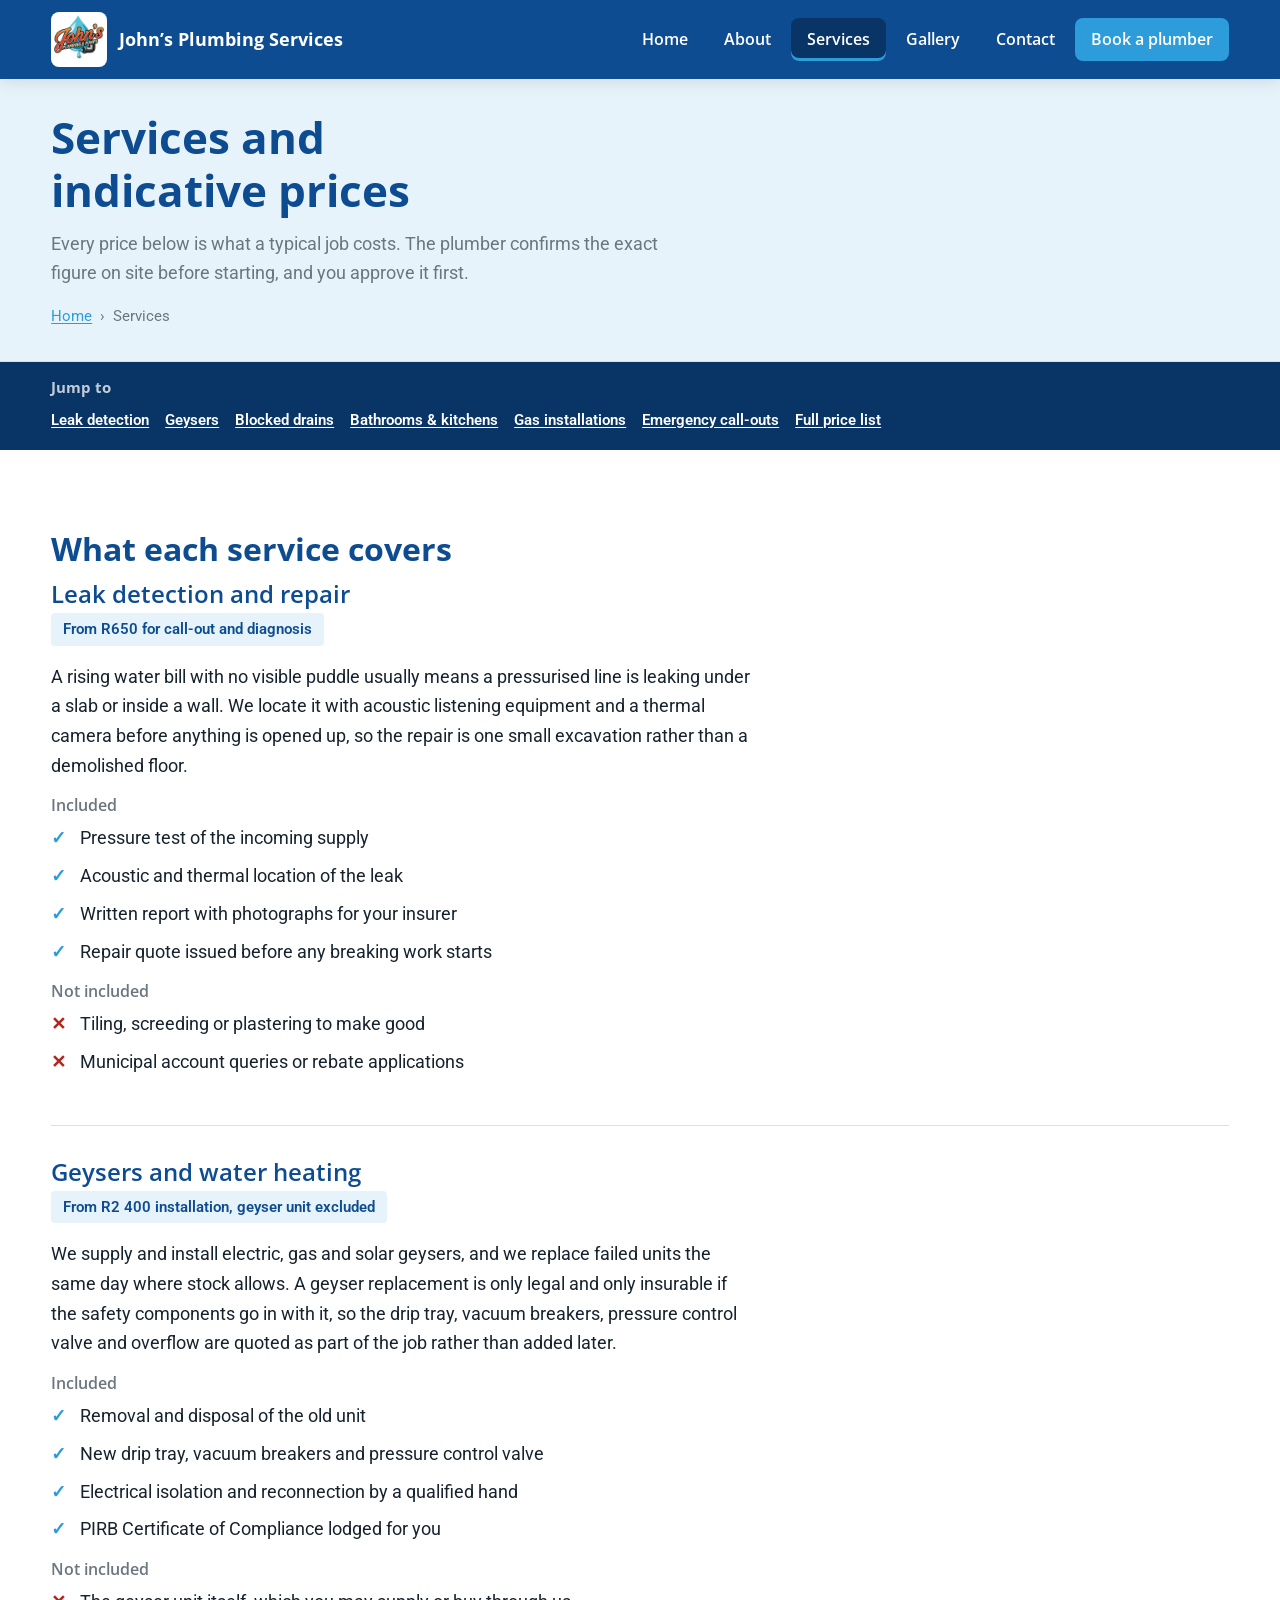
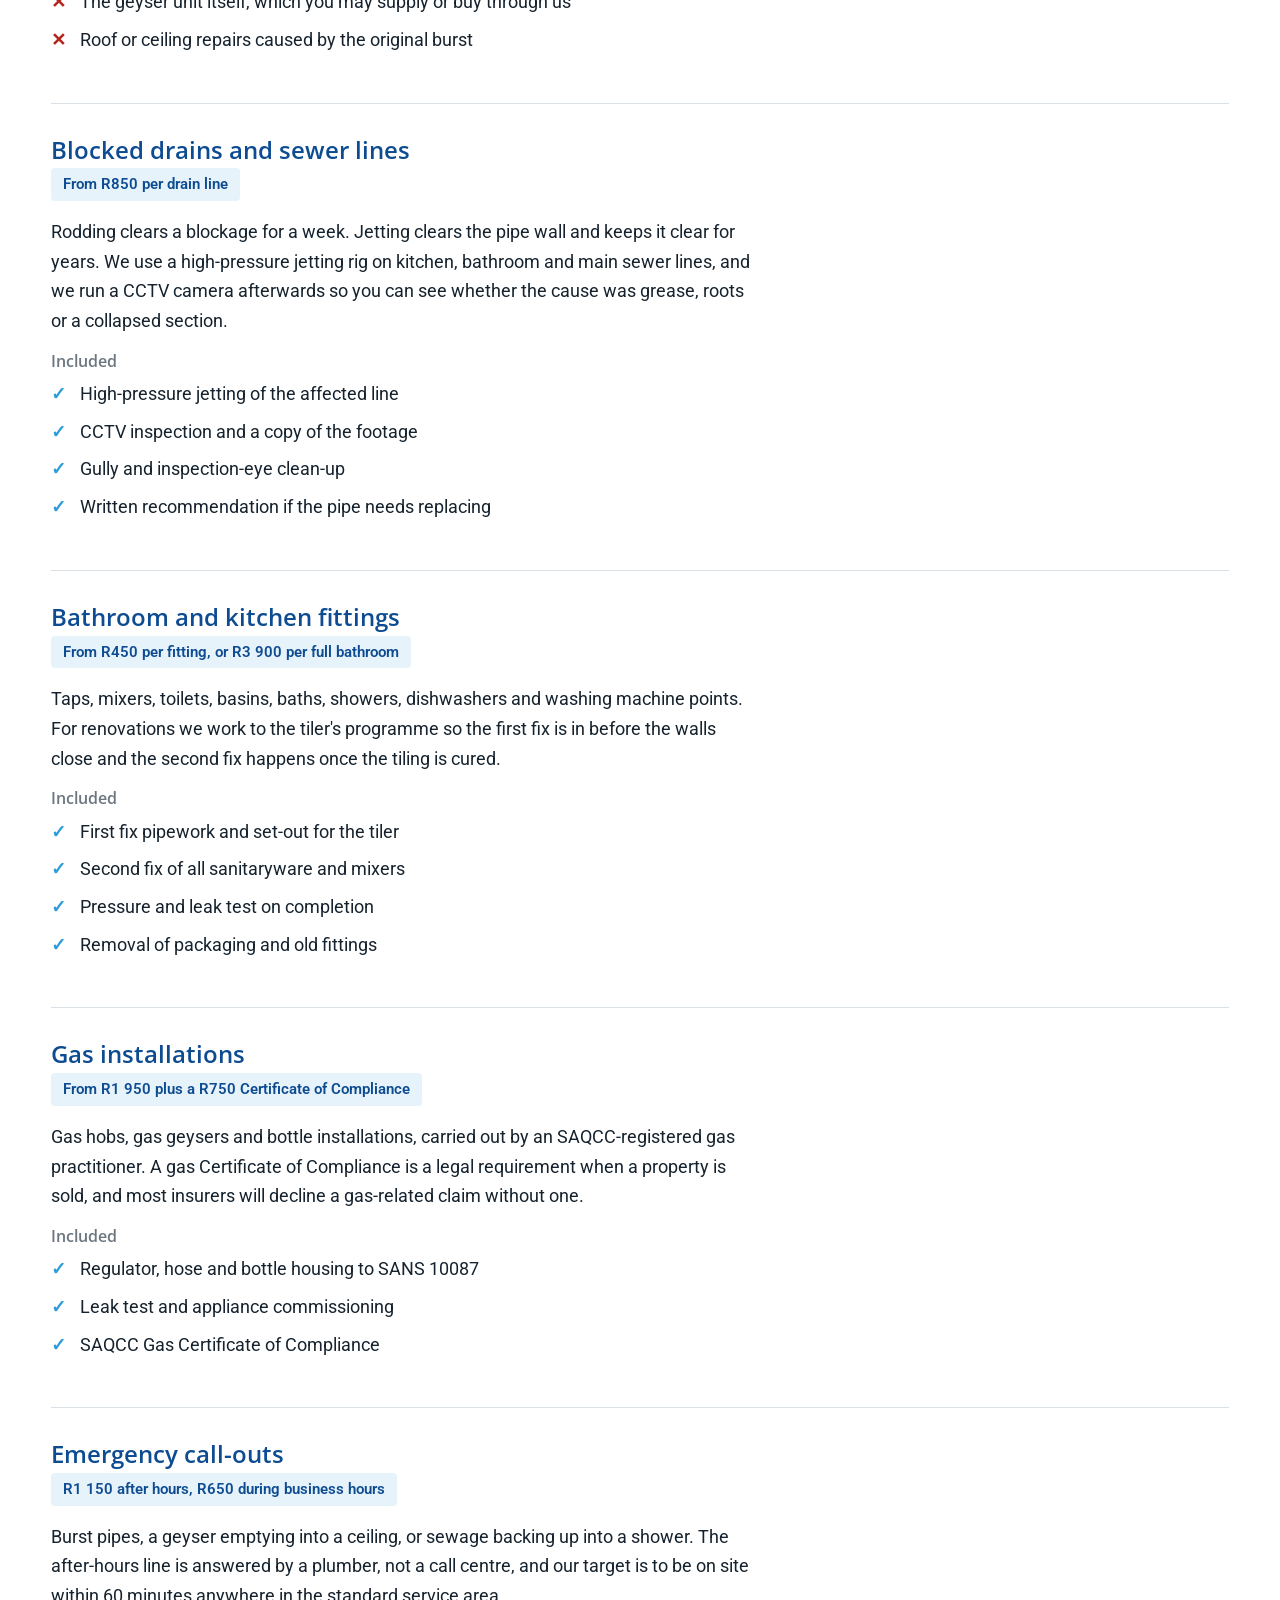
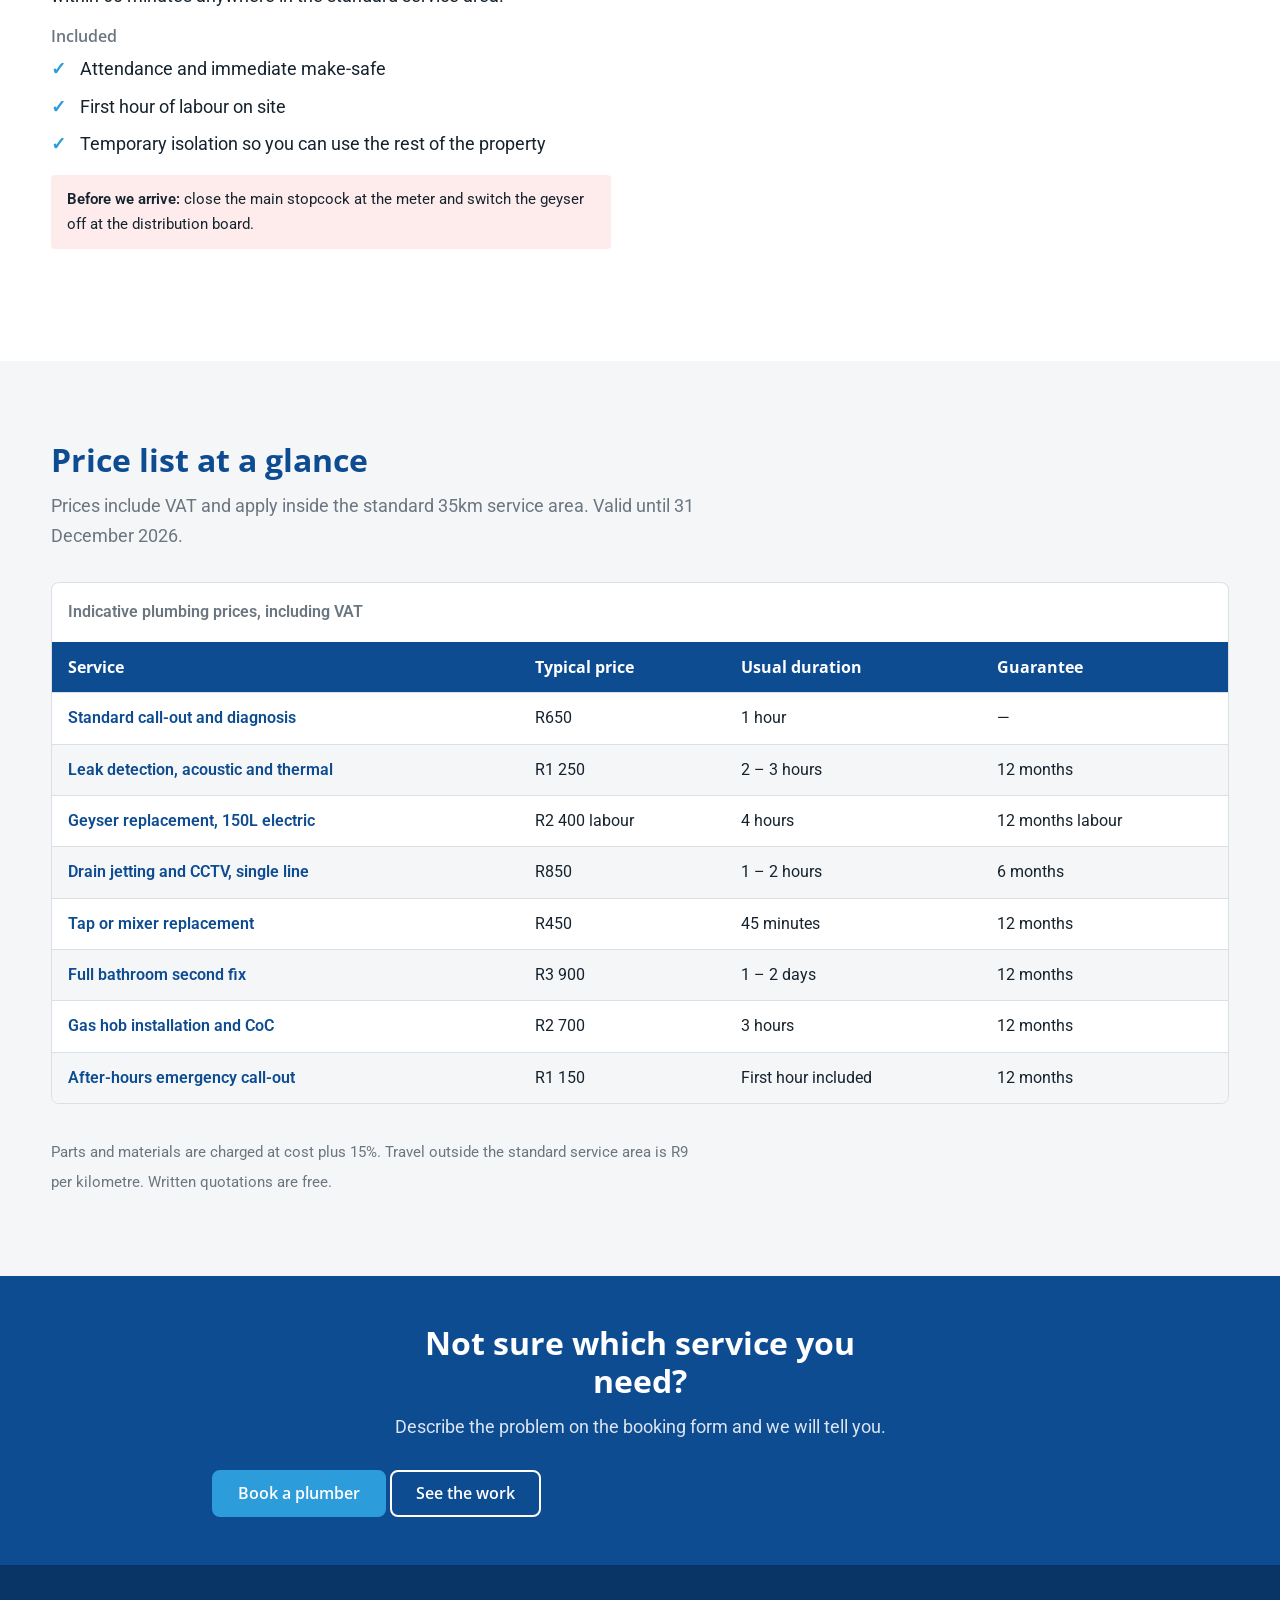
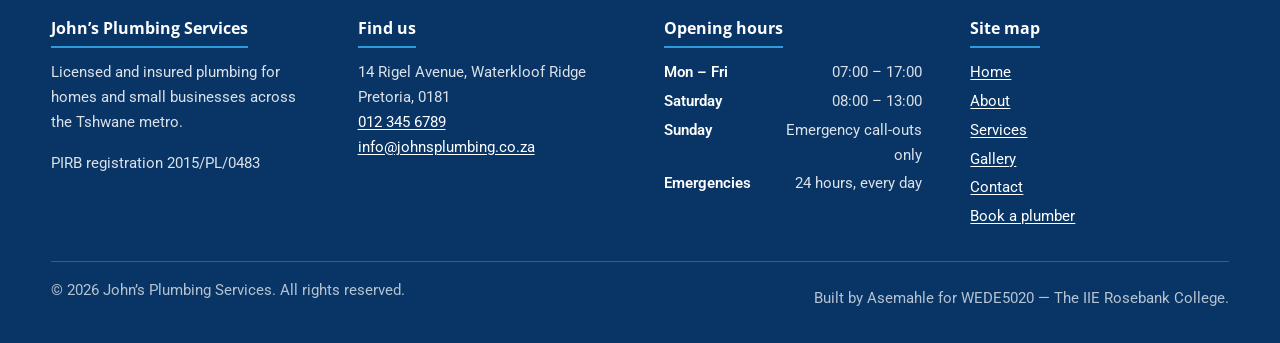
<file: WEDE5020-ASEMAHLE/services.html>
<!DOCTYPE html>
<!--
  ============================================================================
  FILE:     services.html
  PROJECT:  John's Plumbing Services - WEDE5020 Portfolio of Evidence
  AUTHOR:   Asemahle
  PURPOSE:  The commercial heart of the site. Lists every service in detail,
            states what is and is not included, and publishes indicative
            pricing so visitors can decide before they phone.
  NOTE:     Each service <article> carries an id (e.g. id="leak-detection") so
            that links such as services.html#leak-detection from the home page
            jump straight to that service.
  ============================================================================
-->
<html lang="en-ZA">

<head>
  <meta charset="UTF-8">
  <meta name="viewport" content="width=device-width, initial-scale=1.0">
  <meta name="description" content="Plumbing services and prices in Pretoria: leak detection, geyser installation, blocked drains, bathroom and kitchen fittings, gas installations and 24/7 emergency call-outs.">
  <meta name="keywords" content="plumbing prices Pretoria, geyser installation cost, blocked drain jetting, leak detection, gas certificate of compliance, emergency plumber">
  <meta name="author" content="John's Plumbing Services">

  <title>Services and prices | John's Plumbing Services</title>

  <link rel="preconnect" href="https://fonts.googleapis.com">
  <link rel="preconnect" href="https://fonts.gstatic.com" crossorigin>
  <link href="https://fonts.googleapis.com/css2?family=Open+Sans:wght@400;600;700&family=Roboto:wght@300;400;500&display=swap" rel="stylesheet">
  <link rel="stylesheet" href="css/style.css">
</head>

<body>

  <a class="skip-link" href="#main-content">Skip to main content</a>

  <!-- ===================== SITE HEADER ==================================== -->
  <header class="site-header">
    <div class="wrapper site-header__bar">
      <a class="brand" href="index.html">
        <img class="brand__logo"
             src="images/logo-120.png"
             srcset="images/logo-120.png 120w, images/logo-240.png 240w"
             sizes="(min-width: 48em) 4rem, 3rem"
             width="120" height="118"
             alt="John's Plumbing Services logo">
        <span class="brand__name">John&rsquo;s Plumbing Services</span>
      </a>

      <input class="nav-toggle" type="checkbox" id="nav-toggle">
      <label class="nav-toggle__btn" for="nav-toggle">
        <span class="nav-toggle__bars" aria-hidden="true"></span>
        <span class="nav-toggle__text">Menu</span>
      </label>

      <nav class="site-nav" aria-label="Main navigation">
        <ul class="site-nav__list">
          <li><a class="site-nav__link" href="index.html">Home</a></li>
          <li><a class="site-nav__link" href="about.html">About</a></li>
          <li><a class="site-nav__link is-current" href="services.html" aria-current="page">Services</a></li>
          <li><a class="site-nav__link" href="gallery.html">Gallery</a></li>
          <li><a class="site-nav__link" href="contact.html">Contact</a></li>
          <li><a class="site-nav__link site-nav__link--cta" href="booking.html">Book a plumber</a></li>
        </ul>
      </nav>
    </div>
  </header>

  <main id="main-content">

    <!-- ===================== PAGE HEADER ================================== -->
    <section class="page-head">
      <div class="wrapper">
        <h1 class="page-head__title">Services and indicative prices</h1>
        <p class="page-head__lead">
          Every price below is what a typical job costs. The plumber confirms the
          exact figure on site before starting, and you approve it first.
        </p>

        <nav class="breadcrumb" aria-label="Breadcrumb">
          <ol class="breadcrumb__list">
            <li><a href="index.html">Home</a></li>
            <li aria-current="page">Services</li>
          </ol>
        </nav>
      </div>
    </section>

    <!-- ---------------------------------------------------------------------
         ON-PAGE JUMP MENU
         A secondary <nav> that lets the visitor skip to the service they came
         for instead of scrolling past five they do not need.
         ------------------------------------------------------------------ -->
    <nav class="jump-nav" aria-label="Jump to a service">
      <div class="wrapper">
        <h2 class="jump-nav__heading">Jump to</h2>
        <ul class="jump-nav__list">
          <li><a href="#leak-detection">Leak detection</a></li>
          <li><a href="#geysers">Geysers</a></li>
          <li><a href="#drains">Blocked drains</a></li>
          <li><a href="#fittings">Bathrooms &amp; kitchens</a></li>
          <li><a href="#gas">Gas installations</a></li>
          <li><a href="#emergency">Emergency call-outs</a></li>
          <li><a href="#price-table">Full price list</a></li>
        </ul>
      </div>
    </nav>

    <!-- =====================================================================
         SERVICE DETAIL
         Six <article> blocks, each one self-contained.
         ================================================================== -->
    <section class="section" aria-labelledby="detail-heading">
      <div class="wrapper">
        <h2 class="section__heading" id="detail-heading">What each service covers</h2>

        <!-- SERVICE 1 ---------------------------------------------------- -->
        <article class="service" id="leak-detection">
          <h3 class="service__title">Leak detection and repair</h3>
          <p class="service__price">From R650 for call-out and diagnosis</p>
          <p>
            A rising water bill with no visible puddle usually means a pressurised
            line is leaking under a slab or inside a wall. We locate it with acoustic
            listening equipment and a thermal camera before anything is opened up, so
            the repair is one small excavation rather than a demolished floor.
          </p>
          <h4 class="service__sub">Included</h4>
          <ul class="tick-list">
            <li>Pressure test of the incoming supply</li>
            <li>Acoustic and thermal location of the leak</li>
            <li>Written report with photographs for your insurer</li>
            <li>Repair quote issued before any breaking work starts</li>
          </ul>
          <h4 class="service__sub">Not included</h4>
          <ul class="tick-list tick-list--cross">
            <li>Tiling, screeding or plastering to make good</li>
            <li>Municipal account queries or rebate applications</li>
          </ul>
        </article>

        <!-- SERVICE 2 ---------------------------------------------------- -->
        <article class="service" id="geysers">
          <h3 class="service__title">Geysers and water heating</h3>
          <p class="service__price">From R2 400 installation, geyser unit excluded</p>
          <p>
            We supply and install electric, gas and solar geysers, and we replace
            failed units the same day where stock allows. A geyser replacement is
            only legal and only insurable if the safety components go in with it,
            so the drip tray, vacuum breakers, pressure control valve and overflow
            are quoted as part of the job rather than added later.
          </p>
          <h4 class="service__sub">Included</h4>
          <ul class="tick-list">
            <li>Removal and disposal of the old unit</li>
            <li>New drip tray, vacuum breakers and pressure control valve</li>
            <li>Electrical isolation and reconnection by a qualified hand</li>
            <li>PIRB Certificate of Compliance lodged for you</li>
          </ul>
          <h4 class="service__sub">Not included</h4>
          <ul class="tick-list tick-list--cross">
            <li>The geyser unit itself, which you may supply or buy through us</li>
            <li>Roof or ceiling repairs caused by the original burst</li>
          </ul>
        </article>

        <!-- SERVICE 3 ---------------------------------------------------- -->
        <article class="service" id="drains">
          <h3 class="service__title">Blocked drains and sewer lines</h3>
          <p class="service__price">From R850 per drain line</p>
          <p>
            Rodding clears a blockage for a week. Jetting clears the pipe wall and
            keeps it clear for years. We use a high-pressure jetting rig on kitchen,
            bathroom and main sewer lines, and we run a CCTV camera afterwards so you
            can see whether the cause was grease, roots or a collapsed section.
          </p>
          <h4 class="service__sub">Included</h4>
          <ul class="tick-list">
            <li>High-pressure jetting of the affected line</li>
            <li>CCTV inspection and a copy of the footage</li>
            <li>Gully and inspection-eye clean-up</li>
            <li>Written recommendation if the pipe needs replacing</li>
          </ul>
        </article>

        <!-- SERVICE 4 ---------------------------------------------------- -->
        <article class="service" id="fittings">
          <h3 class="service__title">Bathroom and kitchen fittings</h3>
          <p class="service__price">From R450 per fitting, or R3 900 per full bathroom</p>
          <p>
            Taps, mixers, toilets, basins, baths, showers, dishwashers and washing
            machine points. For renovations we work to the tiler's programme so the
            first fix is in before the walls close and the second fix happens once
            the tiling is cured.
          </p>
          <h4 class="service__sub">Included</h4>
          <ul class="tick-list">
            <li>First fix pipework and set-out for the tiler</li>
            <li>Second fix of all sanitaryware and mixers</li>
            <li>Pressure and leak test on completion</li>
            <li>Removal of packaging and old fittings</li>
          </ul>
        </article>

        <!-- SERVICE 5 ---------------------------------------------------- -->
        <article class="service" id="gas">
          <h3 class="service__title">Gas installations</h3>
          <p class="service__price">From R1 950 plus a R750 Certificate of Compliance</p>
          <p>
            Gas hobs, gas geysers and bottle installations, carried out by an
            SAQCC-registered gas practitioner. A gas Certificate of Compliance is a
            legal requirement when a property is sold, and most insurers will decline
            a gas-related claim without one.
          </p>
          <h4 class="service__sub">Included</h4>
          <ul class="tick-list">
            <li>Regulator, hose and bottle housing to SANS 10087</li>
            <li>Leak test and appliance commissioning</li>
            <li>SAQCC Gas Certificate of Compliance</li>
          </ul>
        </article>

        <!-- SERVICE 6 ---------------------------------------------------- -->
        <article class="service" id="emergency">
          <h3 class="service__title">Emergency call-outs</h3>
          <p class="service__price">R1 150 after hours, R650 during business hours</p>
          <p>
            Burst pipes, a geyser emptying into a ceiling, or sewage backing up into
            a shower. The after-hours line is answered by a plumber, not a call
            centre, and our target is to be on site within 60 minutes anywhere in the
            standard service area.
          </p>
          <h4 class="service__sub">Included</h4>
          <ul class="tick-list">
            <li>Attendance and immediate make-safe</li>
            <li>First hour of labour on site</li>
            <li>Temporary isolation so you can use the rest of the property</li>
          </ul>
          <p class="service__note">
            <strong>Before we arrive:</strong> close the main stopcock at the meter and
            switch the geyser off at the distribution board.
          </p>
        </article>

      </div>
    </section>

    <!-- ---------------------------------------------------------------------
         PRICE TABLE
         A <table> is the correct element here because this is genuinely
         tabular data: each row is a service, each column an attribute.
         <caption>, <thead>, <tbody> and scope="col"/"row" make the table
         readable to screen readers.
         ------------------------------------------------------------------ -->
    <section class="section section--tinted" id="price-table" aria-labelledby="pricing-heading">
      <div class="wrapper">
        <h2 class="section__heading" id="pricing-heading">Price list at a glance</h2>
        <p class="section__intro">
          Prices include VAT and apply inside the standard 35km service area.
          Valid until <time datetime="2026-12-31">31 December 2026</time>.
        </p>

        <!-- The table is wrapped so it can scroll sideways on a narrow phone
             instead of breaking the page layout. -->
        <div class="table-scroll">
          <table class="price-table">
            <caption>Indicative plumbing prices, including VAT</caption>
            <thead>
              <tr>
                <th scope="col">Service</th>
                <th scope="col">Typical price</th>
                <th scope="col">Usual duration</th>
                <th scope="col">Guarantee</th>
              </tr>
            </thead>
            <tbody>
              <tr>
                <th scope="row">Standard call-out and diagnosis</th>
                <td>R650</td>
                <td>1 hour</td>
                <td>&mdash;</td>
              </tr>
              <tr>
                <th scope="row">Leak detection, acoustic and thermal</th>
                <td>R1 250</td>
                <td>2 &ndash; 3 hours</td>
                <td>12 months</td>
              </tr>
              <tr>
                <th scope="row">Geyser replacement, 150L electric</th>
                <td>R2 400 labour</td>
                <td>4 hours</td>
                <td>12 months labour</td>
              </tr>
              <tr>
                <th scope="row">Drain jetting and CCTV, single line</th>
                <td>R850</td>
                <td>1 &ndash; 2 hours</td>
                <td>6 months</td>
              </tr>
              <tr>
                <th scope="row">Tap or mixer replacement</th>
                <td>R450</td>
                <td>45 minutes</td>
                <td>12 months</td>
              </tr>
              <tr>
                <th scope="row">Full bathroom second fix</th>
                <td>R3 900</td>
                <td>1 &ndash; 2 days</td>
                <td>12 months</td>
              </tr>
              <tr>
                <th scope="row">Gas hob installation and CoC</th>
                <td>R2 700</td>
                <td>3 hours</td>
                <td>12 months</td>
              </tr>
              <tr>
                <th scope="row">After-hours emergency call-out</th>
                <td>R1 150</td>
                <td>First hour included</td>
                <td>12 months</td>
              </tr>
            </tbody>
          </table>
        </div>

        <p class="section__note">
          <small>
            Parts and materials are charged at cost plus 15%. Travel outside the
            standard service area is R9 per kilometre. Written quotations are free.
          </small>
        </p>
      </div>
    </section>

    <!-- ---------------------------------------------------------------------
         CLOSING CALL TO ACTION
         ------------------------------------------------------------------ -->
    <section class="cta" aria-labelledby="services-cta-heading">
      <div class="wrapper cta__inner">
        <h2 class="cta__heading" id="services-cta-heading">Not sure which service you need?</h2>
        <p class="cta__text">Describe the problem on the booking form and we will tell you.</p>
        <p>
          <a class="button button--primary" href="booking.html">Book a plumber</a>
          <a class="button button--ghost" href="gallery.html">See the work</a>
        </p>
      </div>
    </section>

  </main>

  <!-- ===================== SITE FOOTER ==================================== -->
  <footer class="site-footer">
    <div class="wrapper site-footer__grid">

      <div class="site-footer__col">
        <h2 class="site-footer__heading">John&rsquo;s Plumbing Services</h2>
        <p>Licensed and insured plumbing for homes and small businesses across the Tshwane metro.</p>
        <p>PIRB registration 2015/PL/0483</p>
      </div>

      <div class="site-footer__col">
        <h2 class="site-footer__heading">Find us</h2>
        <address class="site-footer__address">
          14 Rigel Avenue, Waterkloof Ridge<br>
          Pretoria, 0181<br>
          <a href="tel:+27123456789">012 345 6789</a><br>
          <a href="mailto:info@johnsplumbing.co.za">info@johnsplumbing.co.za</a>
        </address>
      </div>

      <div class="site-footer__col">
        <h2 class="site-footer__heading">Opening hours</h2>
        <dl class="hours">
          <dt>Mon &ndash; Fri</dt><dd>07:00 &ndash; 17:00</dd>
          <dt>Saturday</dt><dd>08:00 &ndash; 13:00</dd>
          <dt>Sunday</dt><dd>Emergency call-outs only</dd>
          <dt>Emergencies</dt><dd>24 hours, every day</dd>
        </dl>
      </div>

      <div class="site-footer__col">
        <h2 class="site-footer__heading">Site map</h2>
        <nav aria-label="Footer navigation">
          <ul class="site-footer__list">
            <li><a href="index.html">Home</a></li>
            <li><a href="about.html">About</a></li>
            <li><a href="services.html">Services</a></li>
            <li><a href="gallery.html">Gallery</a></li>
            <li><a href="contact.html">Contact</a></li>
            <li><a href="booking.html">Book a plumber</a></li>
          </ul>
        </nav>
      </div>

    </div>

    <div class="wrapper site-footer__legal">
      <p><small>&copy; <time datetime="2026">2026</time> John&rsquo;s Plumbing Services. All rights reserved.</small></p>
      <p><small>Built by Asemahle for WEDE5020 &mdash; The IIE Rosebank College.</small></p>
    </div>
  </footer>

</body>
</html>
</file>
<file: css/style.css>
@charset "UTF-8";
/* ==========================================================================
   FILE:      css/style.css
   PROJECT:   John's Plumbing Services - WEDE5020 Portfolio of Evidence
   AUTHOR:    Asemahle
   APPROACH:  Mobile first. The styles outside any media query are the phone
              layout. Media queries then ADD the tablet and desktop layouts on
              top, using min-width. Writing it this way means a phone never
              applies desktop rules it cannot use.

   NAMING CONVENTION (used consistently throughout):
     .block             a standalone component          e.g. .card
     .block__element    a part that belongs to a block  e.g. .card__title
     .block--modifier   a variation of a block          e.g. .button--primary
     .is-state          a temporary state               e.g. .is-current
   Everything is lower case and hyphenated. No IDs are used for styling, so
   specificity stays flat and predictable.

   TABLE OF CONTENTS
     01. CSS reset
     02. Design tokens (custom properties)
     03. Base and typography
     04. Layout helpers
     05. Buttons
     06. Site header and navigation
     07. Page head and breadcrumb
     08. Hero
     09. Notices, callouts and CTA bands
     10. Cards, steps, quotes and lists
     11. Services and tables
     12. Gallery
     13. Forms
     14. Site footer
     15. Breakpoint 36em  - large phones
     16. Breakpoint 48em  - tablets (two columns, horizontal nav)
     17. Breakpoint 64em  - desktop (three columns)
     18. Breakpoint 80em  - wide desktop
     19. Accessibility and print
   ========================================================================== */


/* ==========================================================================
   01. CSS RESET
   Browsers ship with their own default margins, paddings and font sizes, and
   they do not agree with each other. Zeroing them first means the site looks
   the same in Chrome, Firefox, Safari and Edge.
   ========================================================================== */

/* Remove every default margin and padding, then opt back in deliberately. */
*,
*::before,
*::after {
  margin: 0;
  padding: 0;
  /* border-box makes width include padding and border, so a box declared as
     50% wide stays 50% wide once padding is added. Without this, responsive
     percentage layouts overflow constantly. */
  box-sizing: border-box;
}

/* Headings inherit size and weight so a component decides how its own
   headings look, rather than fighting the browser default. */
h1, h2, h3, h4, h5, h6 {
  font-size: inherit;
  font-weight: inherit;
}

/* Lists used for navigation should not show bullets. Content lists get their
   markers back explicitly in section 10. */
ul, ol {
  list-style: none;
}

/* Images are inline by default, which leaves a mysterious gap underneath.
   Making them block and max-width:100% is the single most useful responsive
   image rule there is. */
img,
picture,
video,
svg {
  display: block;
  max-width: 100%;
  height: auto;
}

/* Form controls do not inherit fonts by default; make them match the page. */
input,
button,
textarea,
select {
  font: inherit;
  color: inherit;
}

/* Tables collapse their double borders and fill their container. */
table {
  border-collapse: collapse;
  width: 100%;
}

/* Remove the browser's default fieldset border; we style it ourselves. */
fieldset {
  border: 0;
}

html {
  /* Smooth scrolling for the in-page "jump to" links on the services page,
     plus scroll-padding so a jumped-to heading is not hidden behind the
     sticky header. */
  scroll-behavior: smooth;
  scroll-padding-top: 6rem;
  /* 100% of the browser's own font size = 16px by default. Setting it as a
     percentage rather than a fixed pixel value respects a user who has made
     their browser text larger. Every rem below is measured from here. */
  font-size: 100%;
  -webkit-text-size-adjust: 100%;
}


/* ==========================================================================
   02. DESIGN TOKENS
   Every colour, font and spacing value the site uses is declared once here as
   a custom property. Changing the brand blue becomes a one-line edit instead
   of a find-and-replace across 900 lines.
   ========================================================================== */

:root {
  /* --- Brand colours, taken from the approved website proposal ----------- */
  --colour-navy:        #0e4c92;   /* trust, professionalism - primary brand */
  --colour-navy-dark:   #093566;   /* hover states and footer depth         */
  --colour-blue:        #2d9cdb;   /* accent, links, active states          */
  --colour-blue-light:  #e7f3fb;   /* tinted panels                         */
  --colour-white:       #ffffff;
  --colour-grey:        #6b7680;   /* steel grey - secondary text           */
  --colour-grey-light:  #f4f6f8;   /* section backgrounds                   */
  --colour-grey-line:   #d9e0e6;   /* borders and rules                     */
  --colour-ink:         #16232e;   /* body text - softer than pure black    */
  --colour-alert:       #b3261e;   /* emergency and errors                  */
  --colour-alert-tint:  #fdeceb;

  /* --- Typography -------------------------------------------------------- */
  --font-heading: "Open Sans", "Segoe UI", Arial, sans-serif;
  --font-body:    "Roboto", "Helvetica Neue", Arial, sans-serif;

  /* A modular type scale. Every size is in rem so it scales with the user's
     browser setting. clamp() lets a size grow between a minimum and a maximum
     as the viewport widens, which removes several media queries. */
  --size-xs:   0.8125rem;  /* 13px - fine print          */
  --size-sm:   0.9375rem;  /* 15px - captions, hints     */
  --size-base: 1rem;       /* 16px - body text           */
  --size-md:   1.125rem;   /* 18px - lead paragraphs     */
  --size-lg:   clamp(1.25rem, 1.1rem + 0.7vw, 1.5rem);
  --size-xl:   clamp(1.5rem, 1.25rem + 1.2vw, 2rem);
  --size-2xl:  clamp(1.875rem, 1.4rem + 2.2vw, 2.75rem);

  --leading-tight: 1.2;
  --leading-body:  1.65;

  /* --- Spacing scale ----------------------------------------------------- */
  --space-2xs: 0.25rem;
  --space-xs:  0.5rem;
  --space-sm:  0.75rem;
  --space-md:  1rem;
  --space-lg:  1.5rem;
  --space-xl:  2rem;
  --space-2xl: 3rem;
  --space-3xl: 4rem;

  /* --- Layout ------------------------------------------------------------ */
  --wrapper-max: 75rem;     /* 1200px at the default font size */
  --radius-sm:   0.25rem;
  --radius-md:   0.5rem;
  --radius-lg:   0.75rem;

  /* --- Effects ----------------------------------------------------------- */
  --shadow-sm: 0 1px 2px rgba(22, 35, 46, 0.08);
  --shadow-md: 0 4px 14px rgba(22, 35, 46, 0.10);
  --shadow-lg: 0 12px 28px rgba(22, 35, 46, 0.14);
  --transition: 180ms ease;
}


/* ==========================================================================
   03. BASE AND TYPOGRAPHY
   Default styles that apply to the whole site before any component runs.
   ========================================================================== */

body {
  font-family: var(--font-body);
  font-size: var(--size-base);
  line-height: var(--leading-body);
  color: var(--colour-ink);
  background-color: var(--colour-white);
  /* A sticky footer: the body fills at least the viewport height so short
     pages do not leave the footer floating halfway up the screen. */
  min-height: 100vh;
  display: flex;
  flex-direction: column;
}

/* main grows to fill whatever space is left between header and footer. */
main {
  flex: 1 0 auto;
}

/* --- Headings ------------------------------------------------------------
   All headings share one family and a tight line height. Individual sizes are
   set by the component that owns them, so a card title and a page title can
   both be <h3> yet look correctly different. */
h1, h2, h3, h4, h5, h6 {
  font-family: var(--font-heading);
  font-weight: 700;
  line-height: var(--leading-tight);
  color: var(--colour-navy);
  /* Keeps long headings from stretching past a comfortable reading width.
     ch is a relative unit equal to the width of the "0" character. */
  max-width: 26ch;
}

h1 { font-size: var(--size-2xl); }
h2 { font-size: var(--size-xl); }
h3 { font-size: var(--size-lg); font-weight: 600; }
h4 { font-size: var(--size-md); font-weight: 600; }

/* --- Body text ----------------------------------------------------------- */
p {
  margin-bottom: var(--space-md);
  /* Around 65 characters per line is the comfortable reading measure. */
  max-width: 65ch;
}

p:last-child {
  margin-bottom: 0;
}

strong { font-weight: 600; }
em     { font-style: italic; }

small {
  font-size: var(--size-sm);
  color: var(--colour-grey);
}

abbr[title] {
  text-decoration: underline dotted;
  cursor: help;
}

/* --- Links --------------------------------------------------------------- */
a {
  color: var(--colour-blue);
  text-decoration: underline;
  /* Moves the underline clear of descenders like g and y. */
  text-underline-offset: 0.15em;
  transition: color var(--transition);
}

a:hover {
  color: var(--colour-navy);
}

/* :focus-visible shows an outline for keyboard users but not for mouse
   clicks, which is the modern, well-behaved focus style. */
a:focus-visible,
button:focus-visible,
input:focus-visible,
select:focus-visible,
textarea:focus-visible,
summary:focus-visible {
  outline: 3px solid var(--colour-blue);
  outline-offset: 2px;
  border-radius: var(--radius-sm);
}

/* --- Skip link -----------------------------------------------------------
   Sits off-screen until a keyboard user tabs to it, then slides into view. */
.skip-link {
  position: absolute;
  top: -100%;
  left: var(--space-md);
  z-index: 200;
  padding: var(--space-sm) var(--space-md);
  background-color: var(--colour-navy);
  color: var(--colour-white);
  text-decoration: none;
  border-radius: 0 0 var(--radius-md) var(--radius-md);
  transition: top var(--transition);
}

.skip-link:focus {
  top: 0;
  color: var(--colour-white);
}


/* ==========================================================================
   04. LAYOUT HELPERS
   Two small utilities that every section reuses.
   ========================================================================== */

/* .wrapper centres content and stops it stretching to the full width of a
   large monitor, where lines would become unreadably long.
   Width is a percentage so the side gutter scales with the screen. */
.wrapper {
  width: 90%;
  max-width: var(--wrapper-max);
  margin-left: auto;
  margin-right: auto;
}

/* .section is the standard vertical rhythm between blocks of content. */
.section {
  padding-top: var(--space-2xl);
  padding-bottom: var(--space-2xl);
}

.section--tinted {
  background-color: var(--colour-grey-light);
}

.section__heading {
  margin-bottom: var(--space-sm);
}

.section__intro {
  color: var(--colour-grey);
  font-size: var(--size-md);
  margin-bottom: var(--space-xl);
}

.section__more,
.section__note {
  margin-top: var(--space-xl);
}

/* .split is the two-column text-and-media pattern used on About and Gallery.
   It is a single column here (mobile) and becomes two columns at 48em. */
.split {
  display: grid;
  gap: var(--space-xl);
}

.split__media img {
  width: 100%;
  border-radius: var(--radius-lg);
  box-shadow: var(--shadow-md);
}

.split__media figcaption,
.hero__caption {
  margin-top: var(--space-xs);
  font-size: var(--size-sm);
  color: var(--colour-grey);
}


/* ==========================================================================
   05. BUTTONS
   One base class plus three modifiers. Buttons are styled on both <a> and
   <button> so a link and a form control can look identical.
   ========================================================================== */

.button {
  display: inline-block;
  padding: 0.75em 1.5em;         /* em, so padding scales with the font size */
  border: 2px solid transparent;
  border-radius: var(--radius-md);
  font-family: var(--font-heading);
  font-size: var(--size-base);
  font-weight: 600;
  line-height: 1.2;
  text-align: center;
  text-decoration: none;
  cursor: pointer;
  transition: background-color var(--transition),
              color var(--transition),
              border-color var(--transition);
}

.button + .button {
  margin-top: var(--space-sm);
}

.button--primary {
  background-color: var(--colour-navy);
  border-color: var(--colour-navy);
  color: var(--colour-white);
}

.button--primary:hover {
  background-color: var(--colour-navy-dark);
  border-color: var(--colour-navy-dark);
  color: var(--colour-white);
}

.button--ghost {
  background-color: transparent;
  border-color: var(--colour-navy);
  color: var(--colour-navy);
}

.button--ghost:hover {
  background-color: var(--colour-navy);
  color: var(--colour-white);
}

.button--alert {
  background-color: var(--colour-alert);
  border-color: var(--colour-alert);
  color: var(--colour-white);
}

.button--alert:hover {
  background-color: #8c1d17;
  border-color: #8c1d17;
  color: var(--colour-white);
}


/* ==========================================================================
   06. SITE HEADER AND NAVIGATION
   On a phone the menu is hidden behind a button. The button is a <label>
   linked to a hidden checkbox, and the :checked state opens the menu - no
   JavaScript is involved.
   ========================================================================== */

.site-header {
  position: sticky;      /* the header stays visible while the page scrolls */
  top: 0;
  z-index: 100;
  background-color: var(--colour-navy);
  box-shadow: var(--shadow-md);
}

.site-header__bar {
  display: flex;
  flex-wrap: wrap;
  align-items: center;
  justify-content: space-between;
  gap: var(--space-sm);
  padding-top: var(--space-sm);
  padding-bottom: var(--space-sm);
}

/* --- Brand --------------------------------------------------------------- */
.brand {
  display: flex;
  align-items: center;
  gap: var(--space-sm);
  text-decoration: none;
  color: var(--colour-white);
}

.brand__logo {
  width: 3rem;           /* rem keeps the logo in proportion to the text */
  height: auto;
  background-color: var(--colour-white);
  border-radius: var(--radius-md);
  padding: 0.2rem;
}

.brand__name {
  font-family: var(--font-heading);
  font-size: var(--size-base);
  font-weight: 700;
  line-height: 1.15;
  max-width: 9ch;        /* wraps to two short lines on a narrow phone */
}

/* --- The hidden checkbox that stores the open/closed state ---------------- */
.nav-toggle {
  /* Not display:none, because a hidden checkbox must stay focusable for
     keyboard users. Clipping it to a single pixel hides it visually while
     leaving it in the accessibility tree. */
  position: absolute;
  width: 1px;
  height: 1px;
  overflow: hidden;
  clip-path: inset(50%);
  white-space: nowrap;
}

/* --- The hamburger button ------------------------------------------------ */
.nav-toggle__btn {
  display: flex;
  align-items: center;
  gap: var(--space-xs);
  padding: var(--space-xs) var(--space-sm);
  border: 2px solid rgba(255, 255, 255, 0.5);
  border-radius: var(--radius-md);
  color: var(--colour-white);
  font-family: var(--font-heading);
  font-size: var(--size-sm);
  font-weight: 600;
  cursor: pointer;
}

/* The three bars are drawn with one element and two pseudo-elements. */
.nav-toggle__bars,
.nav-toggle__bars::before,
.nav-toggle__bars::after {
  display: block;
  width: 1.25rem;
  height: 2px;
  background-color: currentColor;
  transition: transform var(--transition), background-color var(--transition);
}

.nav-toggle__bars {
  position: relative;
}

.nav-toggle__bars::before,
.nav-toggle__bars::after {
  content: "";
  position: absolute;
  left: 0;
}

.nav-toggle__bars::before { top: -6px; }
.nav-toggle__bars::after  { top:  6px; }

/* When the checkbox is checked, turn the hamburger into a cross.
   The ~ combinator reaches forward from the checkbox to a later sibling. */
.nav-toggle:checked ~ .nav-toggle__btn .nav-toggle__bars {
  background-color: transparent;
}

.nav-toggle:checked ~ .nav-toggle__btn .nav-toggle__bars::before {
  transform: translateY(6px) rotate(45deg);
}

.nav-toggle:checked ~ .nav-toggle__btn .nav-toggle__bars::after {
  transform: translateY(-6px) rotate(-45deg);
}

/* Show the focus ring on the label when the hidden checkbox is focused. */
.nav-toggle:focus-visible ~ .nav-toggle__btn {
  outline: 3px solid var(--colour-white);
  outline-offset: 2px;
}

/* --- The menu itself: closed by default on mobile ------------------------- */
.site-nav {
  /* flex-basis 100% forces the nav onto its own line below the brand. */
  flex-basis: 100%;
  display: none;
}

.nav-toggle:checked ~ .site-nav {
  display: block;
}

.site-nav__list {
  display: flex;
  flex-direction: column;       /* SINGLE COLUMN stack on small screens */
  gap: var(--space-2xs);
  padding-top: var(--space-sm);
  padding-bottom: var(--space-sm);
  border-top: 1px solid rgba(255, 255, 255, 0.25);
}

.site-nav__link {
  display: block;
  padding: var(--space-sm) var(--space-md);
  border-radius: var(--radius-md);
  color: var(--colour-white);
  font-family: var(--font-heading);
  font-weight: 600;
  text-decoration: none;
  transition: background-color var(--transition);
}

.site-nav__link:hover {
  background-color: var(--colour-navy-dark);
  color: var(--colour-white);
}

/* The current page is marked with a bar as well as a background colour, so it
   is still obvious to a colour-blind user. */
.site-nav__link.is-current {
  background-color: var(--colour-navy-dark);
  box-shadow: inset 3px 0 0 var(--colour-blue);
  color: var(--colour-white);
}

/* The booking link is the primary action, so it is visually promoted. */
.site-nav__link--cta {
  background-color: var(--colour-blue);
  color: var(--colour-white);
}

.site-nav__link--cta:hover {
  background-color: var(--colour-white);
  color: var(--colour-navy);
}


/* ==========================================================================
   07. PAGE HEAD AND BREADCRUMB
   The banner that opens every page except the home page.
   ========================================================================== */

.page-head {
  background-color: var(--colour-blue-light);
  padding-top: var(--space-xl);
  padding-bottom: var(--space-xl);
  border-bottom: 1px solid var(--colour-grey-line);
}

.page-head__title {
  max-width: 20ch;
}

.page-head__lead {
  margin-top: var(--space-sm);
  font-size: var(--size-md);
  color: var(--colour-grey);
}

.breadcrumb {
  margin-top: var(--space-md);
}

.breadcrumb__list {
  display: flex;
  flex-wrap: wrap;
  gap: var(--space-xs);
  font-size: var(--size-sm);
  color: var(--colour-grey);
}

/* A separator drawn in CSS rather than typed into the HTML, because it is
   decoration and should not be read aloud by a screen reader. */
.breadcrumb__list li + li::before {
  content: "\203A";           /* a single right angle quote */
  margin-right: var(--space-xs);
  color: var(--colour-grey);
}


/* ==========================================================================
   08. HERO
   Stacked on mobile; becomes a two-column grid at 64em.
   ========================================================================== */

.hero {
  background: linear-gradient(180deg, var(--colour-blue-light), var(--colour-white));
  padding-top: var(--space-2xl);
  padding-bottom: var(--space-2xl);
}

.hero__grid {
  display: grid;
  gap: var(--space-xl);
  align-items: center;
}

.hero__heading {
  max-width: 18ch;
}

.hero__lead {
  margin-top: var(--space-md);
  font-size: var(--size-md);
  color: var(--colour-grey);
}

.hero__actions {
  margin-top: var(--space-lg);
  display: flex;
  flex-direction: column;
  gap: var(--space-sm);
  max-width: none;
}

/* Reset the stacking margin from .button + .button inside this flex row. */
.hero__actions .button + .button {
  margin-top: 0;
}

.hero__trust {
  margin-top: var(--space-lg);
  display: grid;
  gap: var(--space-xs);
  font-size: var(--size-sm);
  color: var(--colour-navy);
}

.hero__trust li {
  padding-left: 1.5em;
  position: relative;
}

.hero__trust li::before {
  content: "\2713";           /* tick mark */
  position: absolute;
  left: 0;
  color: var(--colour-blue);
  font-weight: 700;
}

.hero__media img {
  width: 100%;
  border-radius: var(--radius-lg);
  box-shadow: var(--shadow-lg);
}


/* ==========================================================================
   09. NOTICES, CALLOUTS AND CTA BANDS
   ========================================================================== */

.notice {
  background-color: var(--colour-alert-tint);
  border-top: 1px solid #f3c9c6;
  border-bottom: 1px solid #f3c9c6;
  padding-top: var(--space-lg);
  padding-bottom: var(--space-lg);
}

.notice__inner {
  display: grid;
  gap: var(--space-md);
  align-items: center;
}

.notice__text {
  color: #7a1a14;
  max-width: 60ch;
}

.callout {
  margin-top: var(--space-lg);
  padding: var(--space-lg);
  background-color: var(--colour-blue-light);
  border-left: 4px solid var(--colour-blue);
  border-radius: 0 var(--radius-md) var(--radius-md) 0;
}

.callout__title {
  margin-bottom: var(--space-xs);
  font-size: var(--size-base);
}

.cta {
  background-color: var(--colour-navy);
  padding-top: var(--space-2xl);
  padding-bottom: var(--space-2xl);
  color: var(--colour-white);
}

.cta__inner {
  text-align: center;
}

.cta__heading {
  color: var(--colour-white);
  max-width: 24ch;
  margin-left: auto;
  margin-right: auto;
}

.cta__text {
  margin-top: var(--space-sm);
  margin-left: auto;
  margin-right: auto;
  color: rgba(255, 255, 255, 0.85);
}

/* Inside the dark band the ghost button needs light borders to stay legible. */
.cta .button--ghost {
  border-color: var(--colour-white);
  color: var(--colour-white);
}

.cta .button--ghost:hover {
  background-color: var(--colour-white);
  color: var(--colour-navy);
}

.cta .button--primary {
  background-color: var(--colour-blue);
  border-color: var(--colour-blue);
}

.cta .button--primary:hover {
  background-color: var(--colour-white);
  color: var(--colour-navy);
}


/* ==========================================================================
   10. CARDS, STEPS, QUOTES AND LISTS
   .card-grid is the main multi-column device on the site. It is ONE column
   here and gains columns at the 48em and 64em breakpoints.
   ========================================================================== */

.card-grid {
  display: grid;
  grid-template-columns: 1fr;      /* SINGLE COLUMN on phones */
  gap: var(--space-lg);
}

.card {
  padding: var(--space-lg);
  background-color: var(--colour-white);
  border: 1px solid var(--colour-grey-line);
  border-top: 3px solid var(--colour-blue);
  border-radius: var(--radius-md);
  box-shadow: var(--shadow-sm);
  transition: box-shadow var(--transition);
}

.card:hover {
  box-shadow: var(--shadow-md);
}

.card__title {
  margin-bottom: var(--space-xs);
}

.card__role {
  font-size: var(--size-sm);
  font-weight: 600;
  color: var(--colour-blue);
  margin-bottom: var(--space-xs);
}

.card__meta {
  margin-top: var(--space-md);
  font-size: var(--size-sm);
  color: var(--colour-grey);
}

.card__link {
  display: inline-block;
  margin-top: var(--space-sm);
  font-weight: 600;
}

.card--person {
  border-top-color: var(--colour-navy);
}

/* --- Ordered process steps ------------------------------------------------
   The numbers are genuine sequence information, so an <ol> is used and the
   counter is styled rather than replaced. */
.steps {
  counter-reset: step;
  display: grid;
  gap: var(--space-lg);
}

.steps__item {
  counter-increment: step;
  position: relative;
  padding-left: 3rem;
}

.steps__item::before {
  content: counter(step);
  position: absolute;
  left: 0;
  top: 0;
  width: 2.25rem;
  height: 2.25rem;
  display: grid;
  place-items: center;
  border-radius: 50%;
  background-color: var(--colour-navy);
  color: var(--colour-white);
  font-family: var(--font-heading);
  font-weight: 700;
}

.steps__title {
  margin-bottom: var(--space-2xs);
  font-size: var(--size-base);
}

.steps--compact {
  gap: var(--space-md);
}

/* --- Quotations ----------------------------------------------------------- */
.quote {
  padding: var(--space-lg);
  background-color: var(--colour-grey-light);
  border-left: 4px solid var(--colour-blue);
  border-radius: 0 var(--radius-md) var(--radius-md) 0;
}

.quote__body p {
  font-size: var(--size-md);
  font-style: italic;
}

.quote__source {
  margin-top: var(--space-md);
  font-size: var(--size-sm);
  color: var(--colour-grey);
}

.quote__source cite {
  font-style: normal;
  font-weight: 600;
  color: var(--colour-navy);
}

/* --- Tick and cross lists -------------------------------------------------- */
.tick-list {
  display: grid;
  gap: var(--space-xs);
  margin-bottom: var(--space-md);
}

.tick-list li {
  position: relative;
  padding-left: 1.6em;
}

.tick-list li::before {
  content: "\2713";
  position: absolute;
  left: 0;
  color: var(--colour-blue);
  font-weight: 700;
}

.tick-list--cross li::before {
  content: "\2715";
  color: var(--colour-alert);
}

/* --- Native disclosure widget ---------------------------------------------- */
.disclosure {
  border: 1px solid var(--colour-grey-line);
  border-radius: var(--radius-md);
  background-color: var(--colour-white);
  margin-bottom: var(--space-sm);
}

.disclosure summary {
  padding: var(--space-md);
  font-family: var(--font-heading);
  font-weight: 600;
  color: var(--colour-navy);
  cursor: pointer;
  list-style: none;          /* hide the default triangle */
  display: flex;
  justify-content: space-between;
  align-items: center;
  gap: var(--space-sm);
}

/* Safari uses a proprietary pseudo-element for the triangle. */
.disclosure summary::-webkit-details-marker {
  display: none;
}

/* Draw our own plus sign that becomes a minus when the panel is open. */
.disclosure summary::after {
  content: "+";
  font-size: 1.5rem;
  line-height: 1;
  color: var(--colour-blue);
}

.disclosure[open] summary::after {
  content: "\2212";          /* true minus sign */
}

.disclosure p {
  padding: 0 var(--space-md) var(--space-md);
}


/* ==========================================================================
   11. SERVICES AND TABLES
   ========================================================================== */

.jump-nav {
  background-color: var(--colour-navy-dark);
  padding-top: var(--space-md);
  padding-bottom: var(--space-md);
  color: var(--colour-white);
}

.jump-nav__heading {
  font-size: var(--size-sm);
  color: rgba(255, 255, 255, 0.75);
  margin-bottom: var(--space-xs);
}

.jump-nav__list {
  display: flex;
  flex-wrap: wrap;
  gap: var(--space-xs) var(--space-md);
}

.jump-nav__list a {
  color: var(--colour-white);
  font-size: var(--size-sm);
  font-weight: 600;
}

.jump-nav__list a:hover {
  color: var(--colour-blue);
}

/* --- A single service block ------------------------------------------------ */
.service {
  padding-top: var(--space-xl);
  padding-bottom: var(--space-xl);
  border-top: 1px solid var(--colour-grey-line);
  /* scroll-margin stops the sticky header covering the heading when a jump
     link lands on it. */
  scroll-margin-top: 6rem;
}

.service:first-of-type {
  border-top: 0;
  padding-top: 0;
}

.service__title {
  margin-bottom: var(--space-2xs);
}

.service__price {
  display: inline-block;
  margin-bottom: var(--space-md);
  padding: var(--space-2xs) var(--space-sm);
  background-color: var(--colour-blue-light);
  border-radius: var(--radius-sm);
  font-size: var(--size-sm);
  font-weight: 600;
  color: var(--colour-navy);
}

.service__sub {
  margin-top: var(--space-md);
  margin-bottom: var(--space-xs);
  font-size: var(--size-base);
  color: var(--colour-grey);
}

.service__note {
  margin-top: var(--space-md);
  padding: var(--space-sm) var(--space-md);
  background-color: var(--colour-alert-tint);
  border-radius: var(--radius-sm);
  font-size: var(--size-sm);
}

/* --- Price table -----------------------------------------------------------
   Wrapped in .table-scroll so a wide table scrolls sideways inside its own box
   on a phone instead of breaking the whole page layout. */
.table-scroll {
  overflow-x: auto;
  border: 1px solid var(--colour-grey-line);
  border-radius: var(--radius-md);
  background-color: var(--colour-white);
}

.price-table {
  min-width: 34rem;          /* forces the scroll rather than crushing columns */
  font-size: var(--size-sm);
}

.price-table caption {
  padding: var(--space-md);
  text-align: left;
  font-weight: 600;
  color: var(--colour-grey);
}

.price-table th,
.price-table td {
  padding: var(--space-sm) var(--space-md);
  text-align: left;
  border-bottom: 1px solid var(--colour-grey-line);
  vertical-align: top;
}

.price-table thead th {
  background-color: var(--colour-navy);
  color: var(--colour-white);
  font-family: var(--font-heading);
  white-space: nowrap;
}

.price-table tbody th {
  font-weight: 600;
  color: var(--colour-navy);
}

/* Zebra striping makes a long row easier to follow across four columns. */
.price-table tbody tr:nth-child(even) {
  background-color: var(--colour-grey-light);
}

.price-table tbody tr:last-child th,
.price-table tbody tr:last-child td {
  border-bottom: 0;
}


/* ==========================================================================
   12. GALLERY
   ========================================================================== */

.gallery-grid {
  display: grid;
  grid-template-columns: 1fr;     /* SINGLE COLUMN on phones */
  gap: var(--space-lg);
}

.gallery__item {
  background-color: var(--colour-white);
  border: 1px solid var(--colour-grey-line);
  border-radius: var(--radius-md);
  overflow: hidden;               /* clips the image to the rounded corners */
  box-shadow: var(--shadow-sm);
  transition: box-shadow var(--transition);
}

.gallery__item:hover {
  box-shadow: var(--shadow-md);
}

.gallery__item img {
  width: 100%;
  /* aspect-ratio keeps every tile the same shape whatever the source photo,
     so the grid stays even. object-fit crops rather than squashes. */
  aspect-ratio: 3 / 2;
  object-fit: cover;
}

.gallery__caption {
  padding: var(--space-md);
  color: var(--colour-ink);
  font-size: var(--size-base);
  margin-top: 0;
}

.gallery__title {
  font-size: var(--size-base);
  margin-bottom: var(--space-2xs);
}

.gallery__meta {
  margin-top: var(--space-xs);
  font-size: var(--size-sm);
  color: var(--colour-grey);
}


/* ==========================================================================
   13. FORMS
   Single column on mobile. Paired fields sit side by side from 48em upwards.
   ========================================================================== */

.form {
  padding: var(--space-lg);
  background-color: var(--colour-white);
  border: 1px solid var(--colour-grey-line);
  border-radius: var(--radius-lg);
  box-shadow: var(--shadow-sm);
}

.form__intro {
  color: var(--colour-grey);
  font-size: var(--size-sm);
  margin-bottom: var(--space-lg);
}

.form__group {
  padding-bottom: var(--space-lg);
  margin-bottom: var(--space-lg);
  border-bottom: 1px solid var(--colour-grey-line);
}

.form__group:last-of-type {
  border-bottom: 0;
  margin-bottom: 0;
}

.form__legend {
  font-family: var(--font-heading);
  font-size: var(--size-md);
  font-weight: 700;
  color: var(--colour-navy);
  margin-bottom: var(--space-md);
}

/* --- A single field ------------------------------------------------------- */
.field {
  margin-bottom: var(--space-md);
  max-width: none;            /* override the 65ch limit that <p> inherits */
}

.field__label {
  display: block;
  margin-bottom: var(--space-2xs);
  font-weight: 600;
  font-size: var(--size-sm);
  color: var(--colour-navy);
}

.field__input {
  /* 100% width so the control always fills its column, at any screen size. */
  width: 100%;
  padding: 0.7em 0.85em;
  border: 2px solid var(--colour-grey-line);
  border-radius: var(--radius-md);
  background-color: var(--colour-white);
  /* 1rem = 16px, which is the minimum that stops iOS Safari zooming in when
     a field receives focus. Never set form text below 1rem. */
  font-size: var(--size-base);
  transition: border-color var(--transition), box-shadow var(--transition);
}

.field__input:hover {
  border-color: var(--colour-grey);
}

.field__input:focus {
  border-color: var(--colour-blue);
  box-shadow: 0 0 0 3px rgba(45, 156, 219, 0.2);
  outline: none;
}

.field__input--area {
  resize: vertical;           /* users can grow it, but not break the layout */
  min-height: 7rem;
}

.field__hint {
  display: block;
  margin-top: var(--space-2xs);
  font-size: var(--size-xs);
  color: var(--colour-grey);
}

/* Native validation feedback.
   :user-invalid only matches AFTER the user has interacted with the field and
   left it, so an empty form does not greet the visitor in red. Using plain
   :invalid here would flag every required field before anything was typed. */
.field__input:user-invalid {
  border-color: var(--colour-alert);
  background-color: var(--colour-alert-tint);
}

/* --- Checkbox and radio rows ---------------------------------------------- */
.field--check {
  display: flex;
  align-items: flex-start;
  gap: var(--space-sm);
}

.field__check {
  width: 1.15rem;
  height: 1.15rem;
  margin-top: 0.2rem;
  flex-shrink: 0;
  accent-color: var(--colour-navy);
}

.field__label--inline {
  margin-bottom: 0;
  font-weight: 400;
  font-size: var(--size-sm);
  color: var(--colour-ink);
}

.field-set-inner {
  margin-bottom: var(--space-md);
}

.radio-row {
  display: flex;
  flex-direction: column;
  gap: var(--space-xs);
  margin-top: var(--space-2xs);
}

.radio {
  display: flex;
  align-items: center;
  gap: var(--space-xs);
}

.radio input {
  width: 1.15rem;
  height: 1.15rem;
  accent-color: var(--colour-navy);
}

.radio label {
  font-size: var(--size-sm);
}

/* --- Field rows: two fields side by side from 48em ------------------------- */
.field-row {
  display: grid;
  grid-template-columns: 1fr;     /* stacked on phones */
  gap: var(--space-md);
}

.form__actions {
  display: flex;
  flex-direction: column;
  gap: var(--space-sm);
  margin-top: var(--space-lg);
  max-width: none;
}

.form__actions .button + .button {
  margin-top: 0;
}

.form__footnote {
  margin-top: var(--space-md);
}

/* --- Contact and booking page layouts -------------------------------------- */
.contact-layout,
.booking-layout {
  display: grid;
  gap: var(--space-xl);
}

.contact-card {
  padding: var(--space-md);
  margin-bottom: var(--space-md);
  background-color: var(--colour-grey-light);
  border-radius: var(--radius-md);
  font-style: normal;          /* <address> is italic by default; remove it */
}

.contact-card--alert {
  background-color: var(--colour-alert-tint);
  border-left: 4px solid var(--colour-alert);
}

.contact-card__title {
  font-size: var(--size-base);
  margin-bottom: var(--space-xs);
  margin-top: var(--space-lg);
}

.contact-card .contact-card__title {
  margin-top: 0;
}

.contact-card--alert a {
  font-size: var(--size-lg);
  font-weight: 700;
  color: var(--colour-alert);
}

.map-placeholder {
  margin-top: var(--space-lg);
}

.map-placeholder__box {
  display: grid;
  place-items: center;
  /* A percentage height would collapse here because the parent has no fixed
     height, so a minimum height in rem is the reliable choice. */
  min-height: 12rem;
  background-color: var(--colour-blue-light);
  border: 2px dashed var(--colour-blue);
  border-radius: var(--radius-md);
  color: var(--colour-navy);
  text-align: center;
  padding: var(--space-md);
}

.map-placeholder figcaption {
  margin-top: var(--space-xs);
  font-size: var(--size-sm);
  color: var(--colour-grey);
}


/* ==========================================================================
   14. SITE FOOTER
   ========================================================================== */

.site-footer {
  margin-top: auto;               /* pins the footer to the bottom */
  background-color: var(--colour-navy-dark);
  color: rgba(255, 255, 255, 0.85);
  padding-top: var(--space-2xl);
  padding-bottom: var(--space-lg);
}

.site-footer__grid {
  display: grid;
  grid-template-columns: 1fr;     /* SINGLE COLUMN on phones */
  gap: var(--space-xl);
}

.site-footer__heading {
  font-size: var(--size-base);
  color: var(--colour-white);
  margin-bottom: var(--space-sm);
  padding-bottom: var(--space-xs);
  border-bottom: 2px solid var(--colour-blue);
  display: inline-block;
}

.site-footer p,
.site-footer address {
  font-size: var(--size-sm);
  font-style: normal;
  color: rgba(255, 255, 255, 0.85);
}

.site-footer a {
  color: var(--colour-white);
  text-decoration: underline;
}

.site-footer a:hover {
  color: var(--colour-blue);
}

.site-footer__list {
  display: grid;
  gap: var(--space-2xs);
  font-size: var(--size-sm);
}

/* The opening-hours description list: label on the left, value on the right. */
.hours {
  display: grid;
  grid-template-columns: auto 1fr;
  gap: var(--space-2xs) var(--space-md);
  font-size: var(--size-sm);
}

.hours dt {
  font-weight: 600;
  color: var(--colour-white);
}

.hours dd {
  text-align: right;
}

/* A light variant for use on the white contact page. */
.hours--light dt { color: var(--colour-navy); }
.hours--light dd { color: var(--colour-grey); }

.site-footer__legal {
  margin-top: var(--space-xl);
  padding-top: var(--space-md);
  border-top: 1px solid rgba(255, 255, 255, 0.2);
  display: grid;
  gap: var(--space-2xs);
}

.site-footer__legal small {
  color: rgba(255, 255, 255, 0.7);
}


/* ==========================================================================
   15. BREAKPOINT: 36em / 576px - LARGE PHONES
   The first real change: buttons sit side by side instead of stacking, and
   the footer splits into two columns.
   ========================================================================== */

@media screen and (min-width: 36em) {

  .hero__actions,
  .form__actions {
    flex-direction: row;
    flex-wrap: wrap;
  }

  .hero__trust {
    grid-template-columns: repeat(2, 1fr);
  }

  .site-footer__grid {
    grid-template-columns: repeat(2, 1fr);   /* TWO COLUMNS */
  }

  .notice__inner {
    grid-template-columns: 1fr auto;
    gap: var(--space-lg);
  }

}


/* ==========================================================================
   16. BREAKPOINT: 48em / 768px - TABLETS
   The most significant breakpoint. The hamburger disappears and the menu
   becomes a horizontal bar; card grids become two columns; paired form fields
   sit side by side.
   ========================================================================== */

@media screen and (min-width: 48em) {

  /* --- Navigation becomes horizontal ------------------------------------- */
  .nav-toggle__btn {
    display: none;             /* no hamburger needed at this width */
  }

  .site-nav {
    flex-basis: auto;          /* stop forcing a new line */
    display: block;            /* always visible, whatever the checkbox says */
  }

  .site-nav__list {
    flex-direction: row;       /* MULTI-COLUMN: links laid out in a row */
    align-items: center;
    gap: var(--space-2xs);
    padding-top: 0;
    padding-bottom: 0;
    border-top: 0;
  }

  .site-nav__link {
    padding: var(--space-xs) var(--space-sm);
    font-size: var(--size-sm);
  }

  /* On a horizontal bar an underline reads better than a left bar. */
  .site-nav__link.is-current {
    box-shadow: inset 0 -3px 0 var(--colour-blue);
  }

  .brand__logo {
    width: 3.5rem;
  }

  .brand__name {
    font-size: var(--size-md);
    max-width: none;
  }

  /* --- Typography grows slightly ----------------------------------------- */
  body {
    font-size: 1.0625rem;      /* 17px - easier reading on a wider measure */
  }

  /* --- Layout: two columns ----------------------------------------------- */
  .section {
    padding-top: var(--space-3xl);
    padding-bottom: var(--space-3xl);
  }

  .card-grid {
    grid-template-columns: repeat(2, 1fr);
  }

  .gallery-grid {
    grid-template-columns: repeat(2, 1fr);
  }

  .split {
    grid-template-columns: repeat(2, 1fr);
    gap: var(--space-2xl);
    align-items: start;
  }

  .steps {
    grid-template-columns: repeat(2, 1fr);
    gap: var(--space-xl);
  }

  .field-row {
    grid-template-columns: repeat(2, 1fr);
  }

  .radio-row {
    flex-direction: row;
    flex-wrap: wrap;
    gap: var(--space-md);
  }

  /* The stacked variant stays stacked even here, because its labels are long. */
  .radio-row--stack {
    flex-direction: column;
    gap: var(--space-xs);
  }

  .form {
    padding: var(--space-xl);
  }

  .tick-list--columns {
    grid-template-columns: repeat(2, 1fr);
  }

  .site-footer__grid {
    grid-template-columns: repeat(2, 1fr);
    gap: var(--space-2xl);
  }

  .site-footer__legal {
    grid-template-columns: 1fr auto;
    align-items: center;
  }

}


/* ==========================================================================
   17. BREAKPOINT: 64em / 1024px - DESKTOP
   Three-column card grids, the hero splits into text and image side by side,
   and the contact and booking pages become two-column layouts.
   ========================================================================== */

@media screen and (min-width: 64em) {

  /* --- Hero becomes two columns, text slightly wider than the photo ------- */
  .hero {
    padding-top: var(--space-3xl);
    padding-bottom: var(--space-3xl);
  }

  .hero__grid {
    /* Percentages rather than fr so the split is explicit and easy to adjust. */
    grid-template-columns: 48% 1fr;
    gap: var(--space-2xl);
  }

  /* --- Three-column grids ------------------------------------------------- */
  .card-grid {
    grid-template-columns: repeat(3, 1fr);
    gap: var(--space-xl);
  }

  .gallery-grid {
    grid-template-columns: repeat(3, 1fr);
    gap: var(--space-xl);
  }

  .steps {
    grid-template-columns: repeat(4, 1fr);
  }

  /* The booking sidebar keeps its steps stacked even on desktop. */
  .booking-aside .steps {
    grid-template-columns: 1fr;
  }

  /* --- Asymmetric page layouts -------------------------------------------- */
  .contact-layout {
    /* Details take about 40%, the form takes the rest. */
    grid-template-columns: 40% 1fr;
    gap: var(--space-2xl);
    align-items: start;
  }

  .booking-layout {
    /* The form is the priority, so it gets the larger share. */
    grid-template-columns: 1fr 32%;
    gap: var(--space-2xl);
    align-items: start;
  }

  /* The sidebar follows the page as the long form scrolls. */
  .booking-aside {
    position: sticky;
    top: 7rem;
  }

  /* --- Four-column footer -------------------------------------------------- */
  .site-footer__grid {
    grid-template-columns: repeat(4, 1fr);
  }

  /* --- Nav links can breathe ----------------------------------------------- */
  .site-nav__link {
    padding: var(--space-xs) var(--space-md);
    font-size: var(--size-base);
  }

  /* --- The price table no longer needs to scroll ---------------------------- */
  .price-table {
    min-width: 0;
    font-size: var(--size-base);
  }

  /* --- Services can use a slightly wider measure ---------------------------- */
  .service p,
  .service ul {
    max-width: 70ch;
  }

}


/* ==========================================================================
   18. BREAKPOINT: 80em / 1280px - WIDE DESKTOP
   Small refinements only. The content width is already capped by .wrapper, so
   the job here is to stop the page feeling empty rather than to rearrange it.
   ========================================================================== */

@media screen and (min-width: 80em) {

  body {
    font-size: 1.125rem;       /* 18px on large screens */
  }

  .wrapper {
    width: 92%;
  }

  .section {
    padding-top: 5rem;
    padding-bottom: 5rem;
  }

  .hero__grid {
    grid-template-columns: 45% 1fr;
  }

}


/* ==========================================================================
   19. ACCESSIBILITY AND PRINT
   ========================================================================== */

/* Respect a user who has asked their operating system to reduce motion.
   Everyone else keeps the transitions. */
@media (prefers-reduced-motion: reduce) {
  html {
    scroll-behavior: auto;
  }

  *,
  *::before,
  *::after {
    animation-duration: 0.01ms !important;
    animation-iteration-count: 1 !important;
    transition-duration: 0.01ms !important;
  }
}

/* Users who set a high-contrast preference get heavier borders. */
@media (prefers-contrast: more) {
  .card,
  .field__input,
  .disclosure {
    border-width: 2px;
    border-color: var(--colour-navy);
  }
}

/* A printed page does not need navigation, buttons or shadows, and dark
   backgrounds waste a great deal of ink. */
@media print {
  .site-header,
  .site-nav,
  .jump-nav,
  .notice,
  .cta,
  .skip-link,
  .form__actions,
  .map-placeholder {
    display: none;
  }

  body {
    font-size: 11pt;
    color: #000;
    background: #fff;
  }

  .card,
  .form,
  .gallery__item,
  .table-scroll {
    box-shadow: none;
    border: 1px solid #999;
    break-inside: avoid;
  }

  /* Print the destination of every link, since a printed link cannot be
     clicked. attr() pulls the value straight out of the href attribute. */
  a[href^="http"]::after,
  a[href^="mailto"]::after,
  a[href^="tel"]::after {
    content: " (" attr(href) ")";
    font-size: 9pt;
    color: #555;
  }
}


/* ==========================================================================
   20. PART 3 - JAVASCRIPT ENHANCEMENTS
   Modal, tabs, lightbox, filters, form feedback, map, animations.
   ========================================================================== */

/* Scroll-in animation (only applied when JS adds .reveal) */
.reveal { opacity: 0; transform: translateY(1rem); transition: opacity 500ms ease, transform 500ms ease; }
.reveal.is-visible { opacity: 1; transform: none; }

/* Back to top */
.to-top {
  position: fixed; right: 1rem; bottom: 1rem; z-index: 50;
  width: 2.75rem; height: 2.75rem; border: 0; border-radius: 50%;
  background: var(--colour-navy); color: var(--colour-white); font-size: 1.25rem; cursor: pointer;
  box-shadow: var(--shadow-md); opacity: 0; visibility: hidden; transition: opacity var(--transition);
}
.to-top.is-visible { opacity: 1; visibility: visible; }

/* Footer badge and share links */
.status-badge { display: inline-block; margin-top: var(--space-sm); padding: 0.2em 0.7em; border-radius: 1em; font-size: var(--size-sm); background: rgba(255,255,255,0.15); }
.status-badge.is-open { background: #1d7a46; }
.share a { margin-right: 0.5em; color: inherit; }

/* Toolbar: search, select and filter controls */
.toolbar { display: grid; gap: var(--space-md); margin-bottom: var(--space-md); }
.toolbar__count { font-size: var(--size-sm); color: var(--colour-grey); margin-bottom: var(--space-md); }
.filter-group { display: flex; flex-wrap: wrap; gap: var(--space-xs); }
.filter-btn { padding: 0.5em 1em; border: 2px solid var(--colour-navy); border-radius: 2em; background: var(--colour-white); color: var(--colour-navy); font-weight: 600; cursor: pointer; transition: background var(--transition), color var(--transition); }
.filter-btn:hover, .filter-btn.is-active { background: var(--colour-navy); color: var(--colour-white); }
@media screen and (min-width: 48em) { .toolbar { grid-template-columns: 2fr 1fr 1fr auto; align-items: end; } }

/* Tabs */
.tabs__list { display: flex; flex-wrap: wrap; gap: var(--space-2xs); border-bottom: 2px solid var(--colour-grey-line); }
.tabs__tab { padding: 0.75em 1.25em; border: 0; border-bottom: 3px solid transparent; background: none; font-family: var(--font-heading); font-weight: 600; color: var(--colour-grey); cursor: pointer; }
.tabs__tab:hover { color: var(--colour-navy); }
.tabs__tab.is-active { color: var(--colour-navy); border-bottom-color: var(--colour-blue); }
.tabs__panel { padding: var(--space-lg) 0; }

/* Modal */
.modal { position: fixed; inset: 0; z-index: 100; display: grid; place-items: center; padding: var(--space-md); background: rgba(9, 53, 102, 0.7); }
.modal[hidden] { display: none; }
.modal__box { position: relative; width: min(100%, 38rem); max-height: 90vh; overflow: auto; padding: var(--space-xl); background: var(--colour-white); border-radius: var(--radius-lg); box-shadow: var(--shadow-lg); animation: pop 200ms ease; }
.modal__close { position: absolute; top: 0.5rem; right: 0.75rem; border: 0; background: none; font-size: 2rem; line-height: 1; cursor: pointer; color: var(--colour-grey); }
.modal__actions { display: flex; flex-wrap: wrap; gap: var(--space-sm); margin-top: var(--space-md); }
.modal-open { overflow: hidden; }
.email-preview { white-space: pre-wrap; word-break: break-word; padding: var(--space-md); background: var(--colour-grey-light); border-radius: var(--radius-md); font-family: monospace; font-size: var(--size-sm); }
@keyframes pop { from { opacity: 0; transform: scale(0.96); } to { opacity: 1; transform: none; } }

/* Lightbox */
.gallery__zoom { display: block; width: 100%; padding: 0; border: 0; background: none; cursor: zoom-in; }
.lightbox { position: fixed; inset: 0; z-index: 110; display: flex; align-items: center; justify-content: center; gap: var(--space-sm); padding: var(--space-md); background: rgba(0, 0, 0, 0.88); }
.lightbox[hidden] { display: none; }
.lightbox__figure { max-width: min(100%, 60rem); color: var(--colour-white); text-align: center; }
.lightbox__img { max-height: 75vh; width: auto; margin: 0 auto; border-radius: var(--radius-md); }
.lightbox__caption { margin-top: var(--space-sm); font-size: var(--size-sm); }
.lightbox__close, .lightbox__nav { border: 0; background: rgba(255,255,255,0.15); color: var(--colour-white); cursor: pointer; border-radius: 50%; width: 2.75rem; height: 2.75rem; font-size: 1.75rem; line-height: 1; flex: none; }
.lightbox__close { position: absolute; top: 1rem; right: 1rem; }
.lightbox__close:hover, .lightbox__nav:hover { background: rgba(255,255,255,0.3); }

/* Form feedback */
.field__error { display: block; min-height: 0; margin-top: var(--space-2xs); font-size: var(--size-sm); font-weight: 600; color: var(--colour-alert); }
.field__input[aria-invalid="true"] { border-color: var(--colour-alert); background-color: var(--colour-alert-tint); }
.hp { position: absolute; left: -9999px; height: 0; overflow: hidden; }
.form__status { padding: var(--space-sm) var(--space-md); border-radius: var(--radius-md); font-weight: 600; margin-bottom: var(--space-md); }
.form__status[hidden] { display: none; }
.form__status--error { background: var(--colour-alert-tint); color: var(--colour-alert); }
.form__status--success { background: #e6f4ec; color: #1d7a46; }
.form-result { margin-top: var(--space-xl); padding: var(--space-lg); border: 2px solid var(--colour-blue); border-radius: var(--radius-lg); background: var(--colour-blue-light); }
.form-result[hidden] { display: none; }
.form-result__title { font-size: var(--size-lg); margin-bottom: var(--space-md); }
.result-list { display: grid; grid-template-columns: max-content 1fr; gap: var(--space-xs) var(--space-md); margin-bottom: var(--space-md); }
.result-list dt { font-weight: 600; color: var(--colour-navy); }

/* Map */
.map { height: 20rem; border-radius: var(--radius-md); overflow: hidden; background: var(--colour-blue-light); }
.map__fallback { padding: var(--space-md); }

@media print { .to-top, .modal, .lightbox, .share, .toolbar { display: none; } }
</file>
<file: WEDE5020-ASEMAHLE/css/style.css>
@charset "UTF-8";
/* ==========================================================================
   FILE:      css/style.css
   PROJECT:   John's Plumbing Services - WEDE5020 Portfolio of Evidence
   AUTHOR:    Asemahle
   APPROACH:  Mobile first. The styles outside any media query are the phone
              layout. Media queries then ADD the tablet and desktop layouts on
              top, using min-width. Writing it this way means a phone never
              applies desktop rules it cannot use.

   NAMING CONVENTION (used consistently throughout):
     .block             a standalone component          e.g. .card
     .block__element    a part that belongs to a block  e.g. .card__title
     .block--modifier   a variation of a block          e.g. .button--primary
     .is-state          a temporary state               e.g. .is-current
   Everything is lower case and hyphenated. No IDs are used for styling, so
   specificity stays flat and predictable.

   TABLE OF CONTENTS
     01. CSS reset
     02. Design tokens (custom properties)
     03. Base and typography
     04. Layout helpers
     05. Buttons
     06. Site header and navigation
     07. Page head and breadcrumb
     08. Hero
     09. Notices, callouts and CTA bands
     10. Cards, steps, quotes and lists
     11. Services and tables
     12. Gallery
     13. Forms
     14. Site footer
     15. Breakpoint 36em  - large phones
     16. Breakpoint 48em  - tablets (two columns, horizontal nav)
     17. Breakpoint 64em  - desktop (three columns)
     18. Breakpoint 80em  - wide desktop
     19. Accessibility and print
   ========================================================================== */


/* ==========================================================================
   01. CSS RESET
   Browsers ship with their own default margins, paddings and font sizes, and
   they do not agree with each other. Zeroing them first means the site looks
   the same in Chrome, Firefox, Safari and Edge.
   ========================================================================== */

/* Remove every default margin and padding, then opt back in deliberately. */
*,
*::before,
*::after {
  margin: 0;
  padding: 0;
  /* border-box makes width include padding and border, so a box declared as
     50% wide stays 50% wide once padding is added. Without this, responsive
     percentage layouts overflow constantly. */
  box-sizing: border-box;
}

/* Headings inherit size and weight so a component decides how its own
   headings look, rather than fighting the browser default. */
h1, h2, h3, h4, h5, h6 {
  font-size: inherit;
  font-weight: inherit;
}

/* Lists used for navigation should not show bullets. Content lists get their
   markers back explicitly in section 10. */
ul, ol {
  list-style: none;
}

/* Images are inline by default, which leaves a mysterious gap underneath.
   Making them block and max-width:100% is the single most useful responsive
   image rule there is. */
img,
picture,
video,
svg {
  display: block;
  max-width: 100%;
  height: auto;
}

/* Form controls do not inherit fonts by default; make them match the page. */
input,
button,
textarea,
select {
  font: inherit;
  color: inherit;
}

/* Tables collapse their double borders and fill their container. */
table {
  border-collapse: collapse;
  width: 100%;
}

/* Remove the browser's default fieldset border; we style it ourselves. */
fieldset {
  border: 0;
}

html {
  /* Smooth scrolling for the in-page "jump to" links on the services page,
     plus scroll-padding so a jumped-to heading is not hidden behind the
     sticky header. */
  scroll-behavior: smooth;
  scroll-padding-top: 6rem;
  /* 100% of the browser's own font size = 16px by default. Setting it as a
     percentage rather than a fixed pixel value respects a user who has made
     their browser text larger. Every rem below is measured from here. */
  font-size: 100%;
  -webkit-text-size-adjust: 100%;
}


/* ==========================================================================
   02. DESIGN TOKENS
   Every colour, font and spacing value the site uses is declared once here as
   a custom property. Changing the brand blue becomes a one-line edit instead
   of a find-and-replace across 900 lines.
   ========================================================================== */

:root {
  /* --- Brand colours, taken from the approved website proposal ----------- */
  --colour-navy:        #0e4c92;   /* trust, professionalism - primary brand */
  --colour-navy-dark:   #093566;   /* hover states and footer depth         */
  --colour-blue:        #2d9cdb;   /* accent, links, active states          */
  --colour-blue-light:  #e7f3fb;   /* tinted panels                         */
  --colour-white:       #ffffff;
  --colour-grey:        #6b7680;   /* steel grey - secondary text           */
  --colour-grey-light:  #f4f6f8;   /* section backgrounds                   */
  --colour-grey-line:   #d9e0e6;   /* borders and rules                     */
  --colour-ink:         #16232e;   /* body text - softer than pure black    */
  --colour-alert:       #b3261e;   /* emergency and errors                  */
  --colour-alert-tint:  #fdeceb;

  /* --- Typography -------------------------------------------------------- */
  --font-heading: "Open Sans", "Segoe UI", Arial, sans-serif;
  --font-body:    "Roboto", "Helvetica Neue", Arial, sans-serif;

  /* A modular type scale. Every size is in rem so it scales with the user's
     browser setting. clamp() lets a size grow between a minimum and a maximum
     as the viewport widens, which removes several media queries. */
  --size-xs:   0.8125rem;  /* 13px - fine print          */
  --size-sm:   0.9375rem;  /* 15px - captions, hints     */
  --size-base: 1rem;       /* 16px - body text           */
  --size-md:   1.125rem;   /* 18px - lead paragraphs     */
  --size-lg:   clamp(1.25rem, 1.1rem + 0.7vw, 1.5rem);
  --size-xl:   clamp(1.5rem, 1.25rem + 1.2vw, 2rem);
  --size-2xl:  clamp(1.875rem, 1.4rem + 2.2vw, 2.75rem);

  --leading-tight: 1.2;
  --leading-body:  1.65;

  /* --- Spacing scale ----------------------------------------------------- */
  --space-2xs: 0.25rem;
  --space-xs:  0.5rem;
  --space-sm:  0.75rem;
  --space-md:  1rem;
  --space-lg:  1.5rem;
  --space-xl:  2rem;
  --space-2xl: 3rem;
  --space-3xl: 4rem;

  /* --- Layout ------------------------------------------------------------ */
  --wrapper-max: 75rem;     /* 1200px at the default font size */
  --radius-sm:   0.25rem;
  --radius-md:   0.5rem;
  --radius-lg:   0.75rem;

  /* --- Effects ----------------------------------------------------------- */
  --shadow-sm: 0 1px 2px rgba(22, 35, 46, 0.08);
  --shadow-md: 0 4px 14px rgba(22, 35, 46, 0.10);
  --shadow-lg: 0 12px 28px rgba(22, 35, 46, 0.14);
  --transition: 180ms ease;
}


/* ==========================================================================
   03. BASE AND TYPOGRAPHY
   Default styles that apply to the whole site before any component runs.
   ========================================================================== */

body {
  font-family: var(--font-body);
  font-size: var(--size-base);
  line-height: var(--leading-body);
  color: var(--colour-ink);
  background-color: var(--colour-white);
  /* A sticky footer: the body fills at least the viewport height so short
     pages do not leave the footer floating halfway up the screen. */
  min-height: 100vh;
  display: flex;
  flex-direction: column;
}

/* main grows to fill whatever space is left between header and footer. */
main {
  flex: 1 0 auto;
}

/* --- Headings ------------------------------------------------------------
   All headings share one family and a tight line height. Individual sizes are
   set by the component that owns them, so a card title and a page title can
   both be <h3> yet look correctly different. */
h1, h2, h3, h4, h5, h6 {
  font-family: var(--font-heading);
  font-weight: 700;
  line-height: var(--leading-tight);
  color: var(--colour-navy);
  /* Keeps long headings from stretching past a comfortable reading width.
     ch is a relative unit equal to the width of the "0" character. */
  max-width: 26ch;
}

h1 { font-size: var(--size-2xl); }
h2 { font-size: var(--size-xl); }
h3 { font-size: var(--size-lg); font-weight: 600; }
h4 { font-size: var(--size-md); font-weight: 600; }

/* --- Body text ----------------------------------------------------------- */
p {
  margin-bottom: var(--space-md);
  /* Around 65 characters per line is the comfortable reading measure. */
  max-width: 65ch;
}

p:last-child {
  margin-bottom: 0;
}

strong { font-weight: 600; }
em     { font-style: italic; }

small {
  font-size: var(--size-sm);
  color: var(--colour-grey);
}

abbr[title] {
  text-decoration: underline dotted;
  cursor: help;
}

/* --- Links --------------------------------------------------------------- */
a {
  color: var(--colour-blue);
  text-decoration: underline;
  /* Moves the underline clear of descenders like g and y. */
  text-underline-offset: 0.15em;
  transition: color var(--transition);
}

a:hover {
  color: var(--colour-navy);
}

/* :focus-visible shows an outline for keyboard users but not for mouse
   clicks, which is the modern, well-behaved focus style. */
a:focus-visible,
button:focus-visible,
input:focus-visible,
select:focus-visible,
textarea:focus-visible,
summary:focus-visible {
  outline: 3px solid var(--colour-blue);
  outline-offset: 2px;
  border-radius: var(--radius-sm);
}

/* --- Skip link -----------------------------------------------------------
   Sits off-screen until a keyboard user tabs to it, then slides into view. */
.skip-link {
  position: absolute;
  top: -100%;
  left: var(--space-md);
  z-index: 200;
  padding: var(--space-sm) var(--space-md);
  background-color: var(--colour-navy);
  color: var(--colour-white);
  text-decoration: none;
  border-radius: 0 0 var(--radius-md) var(--radius-md);
  transition: top var(--transition);
}

.skip-link:focus {
  top: 0;
  color: var(--colour-white);
}


/* ==========================================================================
   04. LAYOUT HELPERS
   Two small utilities that every section reuses.
   ========================================================================== */

/* .wrapper centres content and stops it stretching to the full width of a
   large monitor, where lines would become unreadably long.
   Width is a percentage so the side gutter scales with the screen. */
.wrapper {
  width: 90%;
  max-width: var(--wrapper-max);
  margin-left: auto;
  margin-right: auto;
}

/* .section is the standard vertical rhythm between blocks of content. */
.section {
  padding-top: var(--space-2xl);
  padding-bottom: var(--space-2xl);
}

.section--tinted {
  background-color: var(--colour-grey-light);
}

.section__heading {
  margin-bottom: var(--space-sm);
}

.section__intro {
  color: var(--colour-grey);
  font-size: var(--size-md);
  margin-bottom: var(--space-xl);
}

.section__more,
.section__note {
  margin-top: var(--space-xl);
}

/* .split is the two-column text-and-media pattern used on About and Gallery.
   It is a single column here (mobile) and becomes two columns at 48em. */
.split {
  display: grid;
  gap: var(--space-xl);
}

.split__media img {
  width: 100%;
  border-radius: var(--radius-lg);
  box-shadow: var(--shadow-md);
}

.split__media figcaption,
.hero__caption {
  margin-top: var(--space-xs);
  font-size: var(--size-sm);
  color: var(--colour-grey);
}


/* ==========================================================================
   05. BUTTONS
   One base class plus three modifiers. Buttons are styled on both <a> and
   <button> so a link and a form control can look identical.
   ========================================================================== */

.button {
  display: inline-block;
  padding: 0.75em 1.5em;         /* em, so padding scales with the font size */
  border: 2px solid transparent;
  border-radius: var(--radius-md);
  font-family: var(--font-heading);
  font-size: var(--size-base);
  font-weight: 600;
  line-height: 1.2;
  text-align: center;
  text-decoration: none;
  cursor: pointer;
  transition: background-color var(--transition),
              color var(--transition),
              border-color var(--transition);
}

.button + .button {
  margin-top: var(--space-sm);
}

.button--primary {
  background-color: var(--colour-navy);
  border-color: var(--colour-navy);
  color: var(--colour-white);
}

.button--primary:hover {
  background-color: var(--colour-navy-dark);
  border-color: var(--colour-navy-dark);
  color: var(--colour-white);
}

.button--ghost {
  background-color: transparent;
  border-color: var(--colour-navy);
  color: var(--colour-navy);
}

.button--ghost:hover {
  background-color: var(--colour-navy);
  color: var(--colour-white);
}

.button--alert {
  background-color: var(--colour-alert);
  border-color: var(--colour-alert);
  color: var(--colour-white);
}

.button--alert:hover {
  background-color: #8c1d17;
  border-color: #8c1d17;
  color: var(--colour-white);
}


/* ==========================================================================
   06. SITE HEADER AND NAVIGATION
   On a phone the menu is hidden behind a button. The button is a <label>
   linked to a hidden checkbox, and the :checked state opens the menu - no
   JavaScript is involved.
   ========================================================================== */

.site-header {
  position: sticky;      /* the header stays visible while the page scrolls */
  top: 0;
  z-index: 100;
  background-color: var(--colour-navy);
  box-shadow: var(--shadow-md);
}

.site-header__bar {
  display: flex;
  flex-wrap: wrap;
  align-items: center;
  justify-content: space-between;
  gap: var(--space-sm);
  padding-top: var(--space-sm);
  padding-bottom: var(--space-sm);
}

/* --- Brand --------------------------------------------------------------- */
.brand {
  display: flex;
  align-items: center;
  gap: var(--space-sm);
  text-decoration: none;
  color: var(--colour-white);
}

.brand__logo {
  width: 3rem;           /* rem keeps the logo in proportion to the text */
  height: auto;
  background-color: var(--colour-white);
  border-radius: var(--radius-md);
  padding: 0.2rem;
}

.brand__name {
  font-family: var(--font-heading);
  font-size: var(--size-base);
  font-weight: 700;
  line-height: 1.15;
  max-width: 9ch;        /* wraps to two short lines on a narrow phone */
}

/* --- The hidden checkbox that stores the open/closed state ---------------- */
.nav-toggle {
  /* Not display:none, because a hidden checkbox must stay focusable for
     keyboard users. Clipping it to a single pixel hides it visually while
     leaving it in the accessibility tree. */
  position: absolute;
  width: 1px;
  height: 1px;
  overflow: hidden;
  clip-path: inset(50%);
  white-space: nowrap;
}

/* --- The hamburger button ------------------------------------------------ */
.nav-toggle__btn {
  display: flex;
  align-items: center;
  gap: var(--space-xs);
  padding: var(--space-xs) var(--space-sm);
  border: 2px solid rgba(255, 255, 255, 0.5);
  border-radius: var(--radius-md);
  color: var(--colour-white);
  font-family: var(--font-heading);
  font-size: var(--size-sm);
  font-weight: 600;
  cursor: pointer;
}

/* The three bars are drawn with one element and two pseudo-elements. */
.nav-toggle__bars,
.nav-toggle__bars::before,
.nav-toggle__bars::after {
  display: block;
  width: 1.25rem;
  height: 2px;
  background-color: currentColor;
  transition: transform var(--transition), background-color var(--transition);
}

.nav-toggle__bars {
  position: relative;
}

.nav-toggle__bars::before,
.nav-toggle__bars::after {
  content: "";
  position: absolute;
  left: 0;
}

.nav-toggle__bars::before { top: -6px; }
.nav-toggle__bars::after  { top:  6px; }

/* When the checkbox is checked, turn the hamburger into a cross.
   The ~ combinator reaches forward from the checkbox to a later sibling. */
.nav-toggle:checked ~ .nav-toggle__btn .nav-toggle__bars {
  background-color: transparent;
}

.nav-toggle:checked ~ .nav-toggle__btn .nav-toggle__bars::before {
  transform: translateY(6px) rotate(45deg);
}

.nav-toggle:checked ~ .nav-toggle__btn .nav-toggle__bars::after {
  transform: translateY(-6px) rotate(-45deg);
}

/* Show the focus ring on the label when the hidden checkbox is focused. */
.nav-toggle:focus-visible ~ .nav-toggle__btn {
  outline: 3px solid var(--colour-white);
  outline-offset: 2px;
}

/* --- The menu itself: closed by default on mobile ------------------------- */
.site-nav {
  /* flex-basis 100% forces the nav onto its own line below the brand. */
  flex-basis: 100%;
  display: none;
}

.nav-toggle:checked ~ .site-nav {
  display: block;
}

.site-nav__list {
  display: flex;
  flex-direction: column;       /* SINGLE COLUMN stack on small screens */
  gap: var(--space-2xs);
  padding-top: var(--space-sm);
  padding-bottom: var(--space-sm);
  border-top: 1px solid rgba(255, 255, 255, 0.25);
}

.site-nav__link {
  display: block;
  padding: var(--space-sm) var(--space-md);
  border-radius: var(--radius-md);
  color: var(--colour-white);
  font-family: var(--font-heading);
  font-weight: 600;
  text-decoration: none;
  transition: background-color var(--transition);
}

.site-nav__link:hover {
  background-color: var(--colour-navy-dark);
  color: var(--colour-white);
}

/* The current page is marked with a bar as well as a background colour, so it
   is still obvious to a colour-blind user. */
.site-nav__link.is-current {
  background-color: var(--colour-navy-dark);
  box-shadow: inset 3px 0 0 var(--colour-blue);
  color: var(--colour-white);
}

/* The booking link is the primary action, so it is visually promoted. */
.site-nav__link--cta {
  background-color: var(--colour-blue);
  color: var(--colour-white);
}

.site-nav__link--cta:hover {
  background-color: var(--colour-white);
  color: var(--colour-navy);
}


/* ==========================================================================
   07. PAGE HEAD AND BREADCRUMB
   The banner that opens every page except the home page.
   ========================================================================== */

.page-head {
  background-color: var(--colour-blue-light);
  padding-top: var(--space-xl);
  padding-bottom: var(--space-xl);
  border-bottom: 1px solid var(--colour-grey-line);
}

.page-head__title {
  max-width: 20ch;
}

.page-head__lead {
  margin-top: var(--space-sm);
  font-size: var(--size-md);
  color: var(--colour-grey);
}

.breadcrumb {
  margin-top: var(--space-md);
}

.breadcrumb__list {
  display: flex;
  flex-wrap: wrap;
  gap: var(--space-xs);
  font-size: var(--size-sm);
  color: var(--colour-grey);
}

/* A separator drawn in CSS rather than typed into the HTML, because it is
   decoration and should not be read aloud by a screen reader. */
.breadcrumb__list li + li::before {
  content: "\203A";           /* a single right angle quote */
  margin-right: var(--space-xs);
  color: var(--colour-grey);
}


/* ==========================================================================
   08. HERO
   Stacked on mobile; becomes a two-column grid at 64em.
   ========================================================================== */

.hero {
  background: linear-gradient(180deg, var(--colour-blue-light), var(--colour-white));
  padding-top: var(--space-2xl);
  padding-bottom: var(--space-2xl);
}

.hero__grid {
  display: grid;
  gap: var(--space-xl);
  align-items: center;
}

.hero__heading {
  max-width: 18ch;
}

.hero__lead {
  margin-top: var(--space-md);
  font-size: var(--size-md);
  color: var(--colour-grey);
}

.hero__actions {
  margin-top: var(--space-lg);
  display: flex;
  flex-direction: column;
  gap: var(--space-sm);
  max-width: none;
}

/* Reset the stacking margin from .button + .button inside this flex row. */
.hero__actions .button + .button {
  margin-top: 0;
}

.hero__trust {
  margin-top: var(--space-lg);
  display: grid;
  gap: var(--space-xs);
  font-size: var(--size-sm);
  color: var(--colour-navy);
}

.hero__trust li {
  padding-left: 1.5em;
  position: relative;
}

.hero__trust li::before {
  content: "\2713";           /* tick mark */
  position: absolute;
  left: 0;
  color: var(--colour-blue);
  font-weight: 700;
}

.hero__media img {
  width: 100%;
  border-radius: var(--radius-lg);
  box-shadow: var(--shadow-lg);
}


/* ==========================================================================
   09. NOTICES, CALLOUTS AND CTA BANDS
   ========================================================================== */

.notice {
  background-color: var(--colour-alert-tint);
  border-top: 1px solid #f3c9c6;
  border-bottom: 1px solid #f3c9c6;
  padding-top: var(--space-lg);
  padding-bottom: var(--space-lg);
}

.notice__inner {
  display: grid;
  gap: var(--space-md);
  align-items: center;
}

.notice__text {
  color: #7a1a14;
  max-width: 60ch;
}

.callout {
  margin-top: var(--space-lg);
  padding: var(--space-lg);
  background-color: var(--colour-blue-light);
  border-left: 4px solid var(--colour-blue);
  border-radius: 0 var(--radius-md) var(--radius-md) 0;
}

.callout__title {
  margin-bottom: var(--space-xs);
  font-size: var(--size-base);
}

.cta {
  background-color: var(--colour-navy);
  padding-top: var(--space-2xl);
  padding-bottom: var(--space-2xl);
  color: var(--colour-white);
}

.cta__inner {
  text-align: center;
}

.cta__heading {
  color: var(--colour-white);
  max-width: 24ch;
  margin-left: auto;
  margin-right: auto;
}

.cta__text {
  margin-top: var(--space-sm);
  margin-left: auto;
  margin-right: auto;
  color: rgba(255, 255, 255, 0.85);
}

/* Inside the dark band the ghost button needs light borders to stay legible. */
.cta .button--ghost {
  border-color: var(--colour-white);
  color: var(--colour-white);
}

.cta .button--ghost:hover {
  background-color: var(--colour-white);
  color: var(--colour-navy);
}

.cta .button--primary {
  background-color: var(--colour-blue);
  border-color: var(--colour-blue);
}

.cta .button--primary:hover {
  background-color: var(--colour-white);
  color: var(--colour-navy);
}


/* ==========================================================================
   10. CARDS, STEPS, QUOTES AND LISTS
   .card-grid is the main multi-column device on the site. It is ONE column
   here and gains columns at the 48em and 64em breakpoints.
   ========================================================================== */

.card-grid {
  display: grid;
  grid-template-columns: 1fr;      /* SINGLE COLUMN on phones */
  gap: var(--space-lg);
}

.card {
  padding: var(--space-lg);
  background-color: var(--colour-white);
  border: 1px solid var(--colour-grey-line);
  border-top: 3px solid var(--colour-blue);
  border-radius: var(--radius-md);
  box-shadow: var(--shadow-sm);
  transition: box-shadow var(--transition);
}

.card:hover {
  box-shadow: var(--shadow-md);
}

.card__title {
  margin-bottom: var(--space-xs);
}

.card__role {
  font-size: var(--size-sm);
  font-weight: 600;
  color: var(--colour-blue);
  margin-bottom: var(--space-xs);
}

.card__meta {
  margin-top: var(--space-md);
  font-size: var(--size-sm);
  color: var(--colour-grey);
}

.card__link {
  display: inline-block;
  margin-top: var(--space-sm);
  font-weight: 600;
}

.card--person {
  border-top-color: var(--colour-navy);
}

/* --- Ordered process steps ------------------------------------------------
   The numbers are genuine sequence information, so an <ol> is used and the
   counter is styled rather than replaced. */
.steps {
  counter-reset: step;
  display: grid;
  gap: var(--space-lg);
}

.steps__item {
  counter-increment: step;
  position: relative;
  padding-left: 3rem;
}

.steps__item::before {
  content: counter(step);
  position: absolute;
  left: 0;
  top: 0;
  width: 2.25rem;
  height: 2.25rem;
  display: grid;
  place-items: center;
  border-radius: 50%;
  background-color: var(--colour-navy);
  color: var(--colour-white);
  font-family: var(--font-heading);
  font-weight: 700;
}

.steps__title {
  margin-bottom: var(--space-2xs);
  font-size: var(--size-base);
}

.steps--compact {
  gap: var(--space-md);
}

/* --- Quotations ----------------------------------------------------------- */
.quote {
  padding: var(--space-lg);
  background-color: var(--colour-grey-light);
  border-left: 4px solid var(--colour-blue);
  border-radius: 0 var(--radius-md) var(--radius-md) 0;
}

.quote__body p {
  font-size: var(--size-md);
  font-style: italic;
}

.quote__source {
  margin-top: var(--space-md);
  font-size: var(--size-sm);
  color: var(--colour-grey);
}

.quote__source cite {
  font-style: normal;
  font-weight: 600;
  color: var(--colour-navy);
}

/* --- Tick and cross lists -------------------------------------------------- */
.tick-list {
  display: grid;
  gap: var(--space-xs);
  margin-bottom: var(--space-md);
}

.tick-list li {
  position: relative;
  padding-left: 1.6em;
}

.tick-list li::before {
  content: "\2713";
  position: absolute;
  left: 0;
  color: var(--colour-blue);
  font-weight: 700;
}

.tick-list--cross li::before {
  content: "\2715";
  color: var(--colour-alert);
}

/* --- Native disclosure widget ---------------------------------------------- */
.disclosure {
  border: 1px solid var(--colour-grey-line);
  border-radius: var(--radius-md);
  background-color: var(--colour-white);
  margin-bottom: var(--space-sm);
}

.disclosure summary {
  padding: var(--space-md);
  font-family: var(--font-heading);
  font-weight: 600;
  color: var(--colour-navy);
  cursor: pointer;
  list-style: none;          /* hide the default triangle */
  display: flex;
  justify-content: space-between;
  align-items: center;
  gap: var(--space-sm);
}

/* Safari uses a proprietary pseudo-element for the triangle. */
.disclosure summary::-webkit-details-marker {
  display: none;
}

/* Draw our own plus sign that becomes a minus when the panel is open. */
.disclosure summary::after {
  content: "+";
  font-size: 1.5rem;
  line-height: 1;
  color: var(--colour-blue);
}

.disclosure[open] summary::after {
  content: "\2212";          /* true minus sign */
}

.disclosure p {
  padding: 0 var(--space-md) var(--space-md);
}


/* ==========================================================================
   11. SERVICES AND TABLES
   ========================================================================== */

.jump-nav {
  background-color: var(--colour-navy-dark);
  padding-top: var(--space-md);
  padding-bottom: var(--space-md);
  color: var(--colour-white);
}

.jump-nav__heading {
  font-size: var(--size-sm);
  color: rgba(255, 255, 255, 0.75);
  margin-bottom: var(--space-xs);
}

.jump-nav__list {
  display: flex;
  flex-wrap: wrap;
  gap: var(--space-xs) var(--space-md);
}

.jump-nav__list a {
  color: var(--colour-white);
  font-size: var(--size-sm);
  font-weight: 600;
}

.jump-nav__list a:hover {
  color: var(--colour-blue);
}

/* --- A single service block ------------------------------------------------ */
.service {
  padding-top: var(--space-xl);
  padding-bottom: var(--space-xl);
  border-top: 1px solid var(--colour-grey-line);
  /* scroll-margin stops the sticky header covering the heading when a jump
     link lands on it. */
  scroll-margin-top: 6rem;
}

.service:first-of-type {
  border-top: 0;
  padding-top: 0;
}

.service__title {
  margin-bottom: var(--space-2xs);
}

.service__price {
  display: inline-block;
  margin-bottom: var(--space-md);
  padding: var(--space-2xs) var(--space-sm);
  background-color: var(--colour-blue-light);
  border-radius: var(--radius-sm);
  font-size: var(--size-sm);
  font-weight: 600;
  color: var(--colour-navy);
}

.service__sub {
  margin-top: var(--space-md);
  margin-bottom: var(--space-xs);
  font-size: var(--size-base);
  color: var(--colour-grey);
}

.service__note {
  margin-top: var(--space-md);
  padding: var(--space-sm) var(--space-md);
  background-color: var(--colour-alert-tint);
  border-radius: var(--radius-sm);
  font-size: var(--size-sm);
}

/* --- Price table -----------------------------------------------------------
   Wrapped in .table-scroll so a wide table scrolls sideways inside its own box
   on a phone instead of breaking the whole page layout. */
.table-scroll {
  overflow-x: auto;
  border: 1px solid var(--colour-grey-line);
  border-radius: var(--radius-md);
  background-color: var(--colour-white);
}

.price-table {
  min-width: 34rem;          /* forces the scroll rather than crushing columns */
  font-size: var(--size-sm);
}

.price-table caption {
  padding: var(--space-md);
  text-align: left;
  font-weight: 600;
  color: var(--colour-grey);
}

.price-table th,
.price-table td {
  padding: var(--space-sm) var(--space-md);
  text-align: left;
  border-bottom: 1px solid var(--colour-grey-line);
  vertical-align: top;
}

.price-table thead th {
  background-color: var(--colour-navy);
  color: var(--colour-white);
  font-family: var(--font-heading);
  white-space: nowrap;
}

.price-table tbody th {
  font-weight: 600;
  color: var(--colour-navy);
}

/* Zebra striping makes a long row easier to follow across four columns. */
.price-table tbody tr:nth-child(even) {
  background-color: var(--colour-grey-light);
}

.price-table tbody tr:last-child th,
.price-table tbody tr:last-child td {
  border-bottom: 0;
}


/* ==========================================================================
   12. GALLERY
   ========================================================================== */

.gallery-grid {
  display: grid;
  grid-template-columns: 1fr;     /* SINGLE COLUMN on phones */
  gap: var(--space-lg);
}

.gallery__item {
  background-color: var(--colour-white);
  border: 1px solid var(--colour-grey-line);
  border-radius: var(--radius-md);
  overflow: hidden;               /* clips the image to the rounded corners */
  box-shadow: var(--shadow-sm);
  transition: box-shadow var(--transition);
}

.gallery__item:hover {
  box-shadow: var(--shadow-md);
}

.gallery__item img {
  width: 100%;
  /* aspect-ratio keeps every tile the same shape whatever the source photo,
     so the grid stays even. object-fit crops rather than squashes. */
  aspect-ratio: 3 / 2;
  object-fit: cover;
}

.gallery__caption {
  padding: var(--space-md);
  color: var(--colour-ink);
  font-size: var(--size-base);
  margin-top: 0;
}

.gallery__title {
  font-size: var(--size-base);
  margin-bottom: var(--space-2xs);
}

.gallery__meta {
  margin-top: var(--space-xs);
  font-size: var(--size-sm);
  color: var(--colour-grey);
}


/* ==========================================================================
   13. FORMS
   Single column on mobile. Paired fields sit side by side from 48em upwards.
   ========================================================================== */

.form {
  padding: var(--space-lg);
  background-color: var(--colour-white);
  border: 1px solid var(--colour-grey-line);
  border-radius: var(--radius-lg);
  box-shadow: var(--shadow-sm);
}

.form__intro {
  color: var(--colour-grey);
  font-size: var(--size-sm);
  margin-bottom: var(--space-lg);
}

.form__group {
  padding-bottom: var(--space-lg);
  margin-bottom: var(--space-lg);
  border-bottom: 1px solid var(--colour-grey-line);
}

.form__group:last-of-type {
  border-bottom: 0;
  margin-bottom: 0;
}

.form__legend {
  font-family: var(--font-heading);
  font-size: var(--size-md);
  font-weight: 700;
  color: var(--colour-navy);
  margin-bottom: var(--space-md);
}

/* --- A single field ------------------------------------------------------- */
.field {
  margin-bottom: var(--space-md);
  max-width: none;            /* override the 65ch limit that <p> inherits */
}

.field__label {
  display: block;
  margin-bottom: var(--space-2xs);
  font-weight: 600;
  font-size: var(--size-sm);
  color: var(--colour-navy);
}

.field__input {
  /* 100% width so the control always fills its column, at any screen size. */
  width: 100%;
  padding: 0.7em 0.85em;
  border: 2px solid var(--colour-grey-line);
  border-radius: var(--radius-md);
  background-color: var(--colour-white);
  /* 1rem = 16px, which is the minimum that stops iOS Safari zooming in when
     a field receives focus. Never set form text below 1rem. */
  font-size: var(--size-base);
  transition: border-color var(--transition), box-shadow var(--transition);
}

.field__input:hover {
  border-color: var(--colour-grey);
}

.field__input:focus {
  border-color: var(--colour-blue);
  box-shadow: 0 0 0 3px rgba(45, 156, 219, 0.2);
  outline: none;
}

.field__input--area {
  resize: vertical;           /* users can grow it, but not break the layout */
  min-height: 7rem;
}

.field__hint {
  display: block;
  margin-top: var(--space-2xs);
  font-size: var(--size-xs);
  color: var(--colour-grey);
}

/* Native validation feedback.
   :user-invalid only matches AFTER the user has interacted with the field and
   left it, so an empty form does not greet the visitor in red. Using plain
   :invalid here would flag every required field before anything was typed. */
.field__input:user-invalid {
  border-color: var(--colour-alert);
  background-color: var(--colour-alert-tint);
}

/* --- Checkbox and radio rows ---------------------------------------------- */
.field--check {
  display: flex;
  align-items: flex-start;
  gap: var(--space-sm);
}

.field__check {
  width: 1.15rem;
  height: 1.15rem;
  margin-top: 0.2rem;
  flex-shrink: 0;
  accent-color: var(--colour-navy);
}

.field__label--inline {
  margin-bottom: 0;
  font-weight: 400;
  font-size: var(--size-sm);
  color: var(--colour-ink);
}

.field-set-inner {
  margin-bottom: var(--space-md);
}

.radio-row {
  display: flex;
  flex-direction: column;
  gap: var(--space-xs);
  margin-top: var(--space-2xs);
}

.radio {
  display: flex;
  align-items: center;
  gap: var(--space-xs);
}

.radio input {
  width: 1.15rem;
  height: 1.15rem;
  accent-color: var(--colour-navy);
}

.radio label {
  font-size: var(--size-sm);
}

/* --- Field rows: two fields side by side from 48em ------------------------- */
.field-row {
  display: grid;
  grid-template-columns: 1fr;     /* stacked on phones */
  gap: var(--space-md);
}

.form__actions {
  display: flex;
  flex-direction: column;
  gap: var(--space-sm);
  margin-top: var(--space-lg);
  max-width: none;
}

.form__actions .button + .button {
  margin-top: 0;
}

.form__footnote {
  margin-top: var(--space-md);
}

/* --- Contact and booking page layouts -------------------------------------- */
.contact-layout,
.booking-layout {
  display: grid;
  gap: var(--space-xl);
}

.contact-card {
  padding: var(--space-md);
  margin-bottom: var(--space-md);
  background-color: var(--colour-grey-light);
  border-radius: var(--radius-md);
  font-style: normal;          /* <address> is italic by default; remove it */
}

.contact-card--alert {
  background-color: var(--colour-alert-tint);
  border-left: 4px solid var(--colour-alert);
}

.contact-card__title {
  font-size: var(--size-base);
  margin-bottom: var(--space-xs);
  margin-top: var(--space-lg);
}

.contact-card .contact-card__title {
  margin-top: 0;
}

.contact-card--alert a {
  font-size: var(--size-lg);
  font-weight: 700;
  color: var(--colour-alert);
}

.map-placeholder {
  margin-top: var(--space-lg);
}

.map-placeholder__box {
  display: grid;
  place-items: center;
  /* A percentage height would collapse here because the parent has no fixed
     height, so a minimum height in rem is the reliable choice. */
  min-height: 12rem;
  background-color: var(--colour-blue-light);
  border: 2px dashed var(--colour-blue);
  border-radius: var(--radius-md);
  color: var(--colour-navy);
  text-align: center;
  padding: var(--space-md);
}

.map-placeholder figcaption {
  margin-top: var(--space-xs);
  font-size: var(--size-sm);
  color: var(--colour-grey);
}


/* ==========================================================================
   14. SITE FOOTER
   ========================================================================== */

.site-footer {
  margin-top: auto;               /* pins the footer to the bottom */
  background-color: var(--colour-navy-dark);
  color: rgba(255, 255, 255, 0.85);
  padding-top: var(--space-2xl);
  padding-bottom: var(--space-lg);
}

.site-footer__grid {
  display: grid;
  grid-template-columns: 1fr;     /* SINGLE COLUMN on phones */
  gap: var(--space-xl);
}

.site-footer__heading {
  font-size: var(--size-base);
  color: var(--colour-white);
  margin-bottom: var(--space-sm);
  padding-bottom: var(--space-xs);
  border-bottom: 2px solid var(--colour-blue);
  display: inline-block;
}

.site-footer p,
.site-footer address {
  font-size: var(--size-sm);
  font-style: normal;
  color: rgba(255, 255, 255, 0.85);
}

.site-footer a {
  color: var(--colour-white);
  text-decoration: underline;
}

.site-footer a:hover {
  color: var(--colour-blue);
}

.site-footer__list {
  display: grid;
  gap: var(--space-2xs);
  font-size: var(--size-sm);
}

/* The opening-hours description list: label on the left, value on the right. */
.hours {
  display: grid;
  grid-template-columns: auto 1fr;
  gap: var(--space-2xs) var(--space-md);
  font-size: var(--size-sm);
}

.hours dt {
  font-weight: 600;
  color: var(--colour-white);
}

.hours dd {
  text-align: right;
}

/* A light variant for use on the white contact page. */
.hours--light dt { color: var(--colour-navy); }
.hours--light dd { color: var(--colour-grey); }

.site-footer__legal {
  margin-top: var(--space-xl);
  padding-top: var(--space-md);
  border-top: 1px solid rgba(255, 255, 255, 0.2);
  display: grid;
  gap: var(--space-2xs);
}

.site-footer__legal small {
  color: rgba(255, 255, 255, 0.7);
}


/* ==========================================================================
   15. BREAKPOINT: 36em / 576px - LARGE PHONES
   The first real change: buttons sit side by side instead of stacking, and
   the footer splits into two columns.
   ========================================================================== */

@media screen and (min-width: 36em) {

  .hero__actions,
  .form__actions {
    flex-direction: row;
    flex-wrap: wrap;
  }

  .hero__trust {
    grid-template-columns: repeat(2, 1fr);
  }

  .site-footer__grid {
    grid-template-columns: repeat(2, 1fr);   /* TWO COLUMNS */
  }

  .notice__inner {
    grid-template-columns: 1fr auto;
    gap: var(--space-lg);
  }

}


/* ==========================================================================
   16. BREAKPOINT: 48em / 768px - TABLETS
   The most significant breakpoint. The hamburger disappears and the menu
   becomes a horizontal bar; card grids become two columns; paired form fields
   sit side by side.
   ========================================================================== */

@media screen and (min-width: 48em) {

  /* --- Navigation becomes horizontal ------------------------------------- */
  .nav-toggle__btn {
    display: none;             /* no hamburger needed at this width */
  }

  .site-nav {
    flex-basis: auto;          /* stop forcing a new line */
    display: block;            /* always visible, whatever the checkbox says */
  }

  .site-nav__list {
    flex-direction: row;       /* MULTI-COLUMN: links laid out in a row */
    align-items: center;
    gap: var(--space-2xs);
    padding-top: 0;
    padding-bottom: 0;
    border-top: 0;
  }

  .site-nav__link {
    padding: var(--space-xs) var(--space-sm);
    font-size: var(--size-sm);
  }

  /* On a horizontal bar an underline reads better than a left bar. */
  .site-nav__link.is-current {
    box-shadow: inset 0 -3px 0 var(--colour-blue);
  }

  .brand__logo {
    width: 3.5rem;
  }

  .brand__name {
    font-size: var(--size-md);
    max-width: none;
  }

  /* --- Typography grows slightly ----------------------------------------- */
  body {
    font-size: 1.0625rem;      /* 17px - easier reading on a wider measure */
  }

  /* --- Layout: two columns ----------------------------------------------- */
  .section {
    padding-top: var(--space-3xl);
    padding-bottom: var(--space-3xl);
  }

  .card-grid {
    grid-template-columns: repeat(2, 1fr);
  }

  .gallery-grid {
    grid-template-columns: repeat(2, 1fr);
  }

  .split {
    grid-template-columns: repeat(2, 1fr);
    gap: var(--space-2xl);
    align-items: start;
  }

  .steps {
    grid-template-columns: repeat(2, 1fr);
    gap: var(--space-xl);
  }

  .field-row {
    grid-template-columns: repeat(2, 1fr);
  }

  .radio-row {
    flex-direction: row;
    flex-wrap: wrap;
    gap: var(--space-md);
  }

  /* The stacked variant stays stacked even here, because its labels are long. */
  .radio-row--stack {
    flex-direction: column;
    gap: var(--space-xs);
  }

  .form {
    padding: var(--space-xl);
  }

  .tick-list--columns {
    grid-template-columns: repeat(2, 1fr);
  }

  .site-footer__grid {
    grid-template-columns: repeat(2, 1fr);
    gap: var(--space-2xl);
  }

  .site-footer__legal {
    grid-template-columns: 1fr auto;
    align-items: center;
  }

}


/* ==========================================================================
   17. BREAKPOINT: 64em / 1024px - DESKTOP
   Three-column card grids, the hero splits into text and image side by side,
   and the contact and booking pages become two-column layouts.
   ========================================================================== */

@media screen and (min-width: 64em) {

  /* --- Hero becomes two columns, text slightly wider than the photo ------- */
  .hero {
    padding-top: var(--space-3xl);
    padding-bottom: var(--space-3xl);
  }

  .hero__grid {
    /* Percentages rather than fr so the split is explicit and easy to adjust. */
    grid-template-columns: 48% 1fr;
    gap: var(--space-2xl);
  }

  /* --- Three-column grids ------------------------------------------------- */
  .card-grid {
    grid-template-columns: repeat(3, 1fr);
    gap: var(--space-xl);
  }

  .gallery-grid {
    grid-template-columns: repeat(3, 1fr);
    gap: var(--space-xl);
  }

  .steps {
    grid-template-columns: repeat(4, 1fr);
  }

  /* The booking sidebar keeps its steps stacked even on desktop. */
  .booking-aside .steps {
    grid-template-columns: 1fr;
  }

  /* --- Asymmetric page layouts -------------------------------------------- */
  .contact-layout {
    /* Details take about 40%, the form takes the rest. */
    grid-template-columns: 40% 1fr;
    gap: var(--space-2xl);
    align-items: start;
  }

  .booking-layout {
    /* The form is the priority, so it gets the larger share. */
    grid-template-columns: 1fr 32%;
    gap: var(--space-2xl);
    align-items: start;
  }

  /* The sidebar follows the page as the long form scrolls. */
  .booking-aside {
    position: sticky;
    top: 7rem;
  }

  /* --- Four-column footer -------------------------------------------------- */
  .site-footer__grid {
    grid-template-columns: repeat(4, 1fr);
  }

  /* --- Nav links can breathe ----------------------------------------------- */
  .site-nav__link {
    padding: var(--space-xs) var(--space-md);
    font-size: var(--size-base);
  }

  /* --- The price table no longer needs to scroll ---------------------------- */
  .price-table {
    min-width: 0;
    font-size: var(--size-base);
  }

  /* --- Services can use a slightly wider measure ---------------------------- */
  .service p,
  .service ul {
    max-width: 70ch;
  }

}


/* ==========================================================================
   18. BREAKPOINT: 80em / 1280px - WIDE DESKTOP
   Small refinements only. The content width is already capped by .wrapper, so
   the job here is to stop the page feeling empty rather than to rearrange it.
   ========================================================================== */

@media screen and (min-width: 80em) {

  body {
    font-size: 1.125rem;       /* 18px on large screens */
  }

  .wrapper {
    width: 92%;
  }

  .section {
    padding-top: 5rem;
    padding-bottom: 5rem;
  }

  .hero__grid {
    grid-template-columns: 45% 1fr;
  }

}


/* ==========================================================================
   19. ACCESSIBILITY AND PRINT
   ========================================================================== */

/* Respect a user who has asked their operating system to reduce motion.
   Everyone else keeps the transitions. */
@media (prefers-reduced-motion: reduce) {
  html {
    scroll-behavior: auto;
  }

  *,
  *::before,
  *::after {
    animation-duration: 0.01ms !important;
    animation-iteration-count: 1 !important;
    transition-duration: 0.01ms !important;
  }
}

/* Users who set a high-contrast preference get heavier borders. */
@media (prefers-contrast: more) {
  .card,
  .field__input,
  .disclosure {
    border-width: 2px;
    border-color: var(--colour-navy);
  }
}

/* A printed page does not need navigation, buttons or shadows, and dark
   backgrounds waste a great deal of ink. */
@media print {
  .site-header,
  .site-nav,
  .jump-nav,
  .notice,
  .cta,
  .skip-link,
  .form__actions,
  .map-placeholder {
    display: none;
  }

  body {
    font-size: 11pt;
    color: #000;
    background: #fff;
  }

  .card,
  .form,
  .gallery__item,
  .table-scroll {
    box-shadow: none;
    border: 1px solid #999;
    break-inside: avoid;
  }

  /* Print the destination of every link, since a printed link cannot be
     clicked. attr() pulls the value straight out of the href attribute. */
  a[href^="http"]::after,
  a[href^="mailto"]::after,
  a[href^="tel"]::after {
    content: " (" attr(href) ")";
    font-size: 9pt;
    color: #555;
  }
}
</file>
